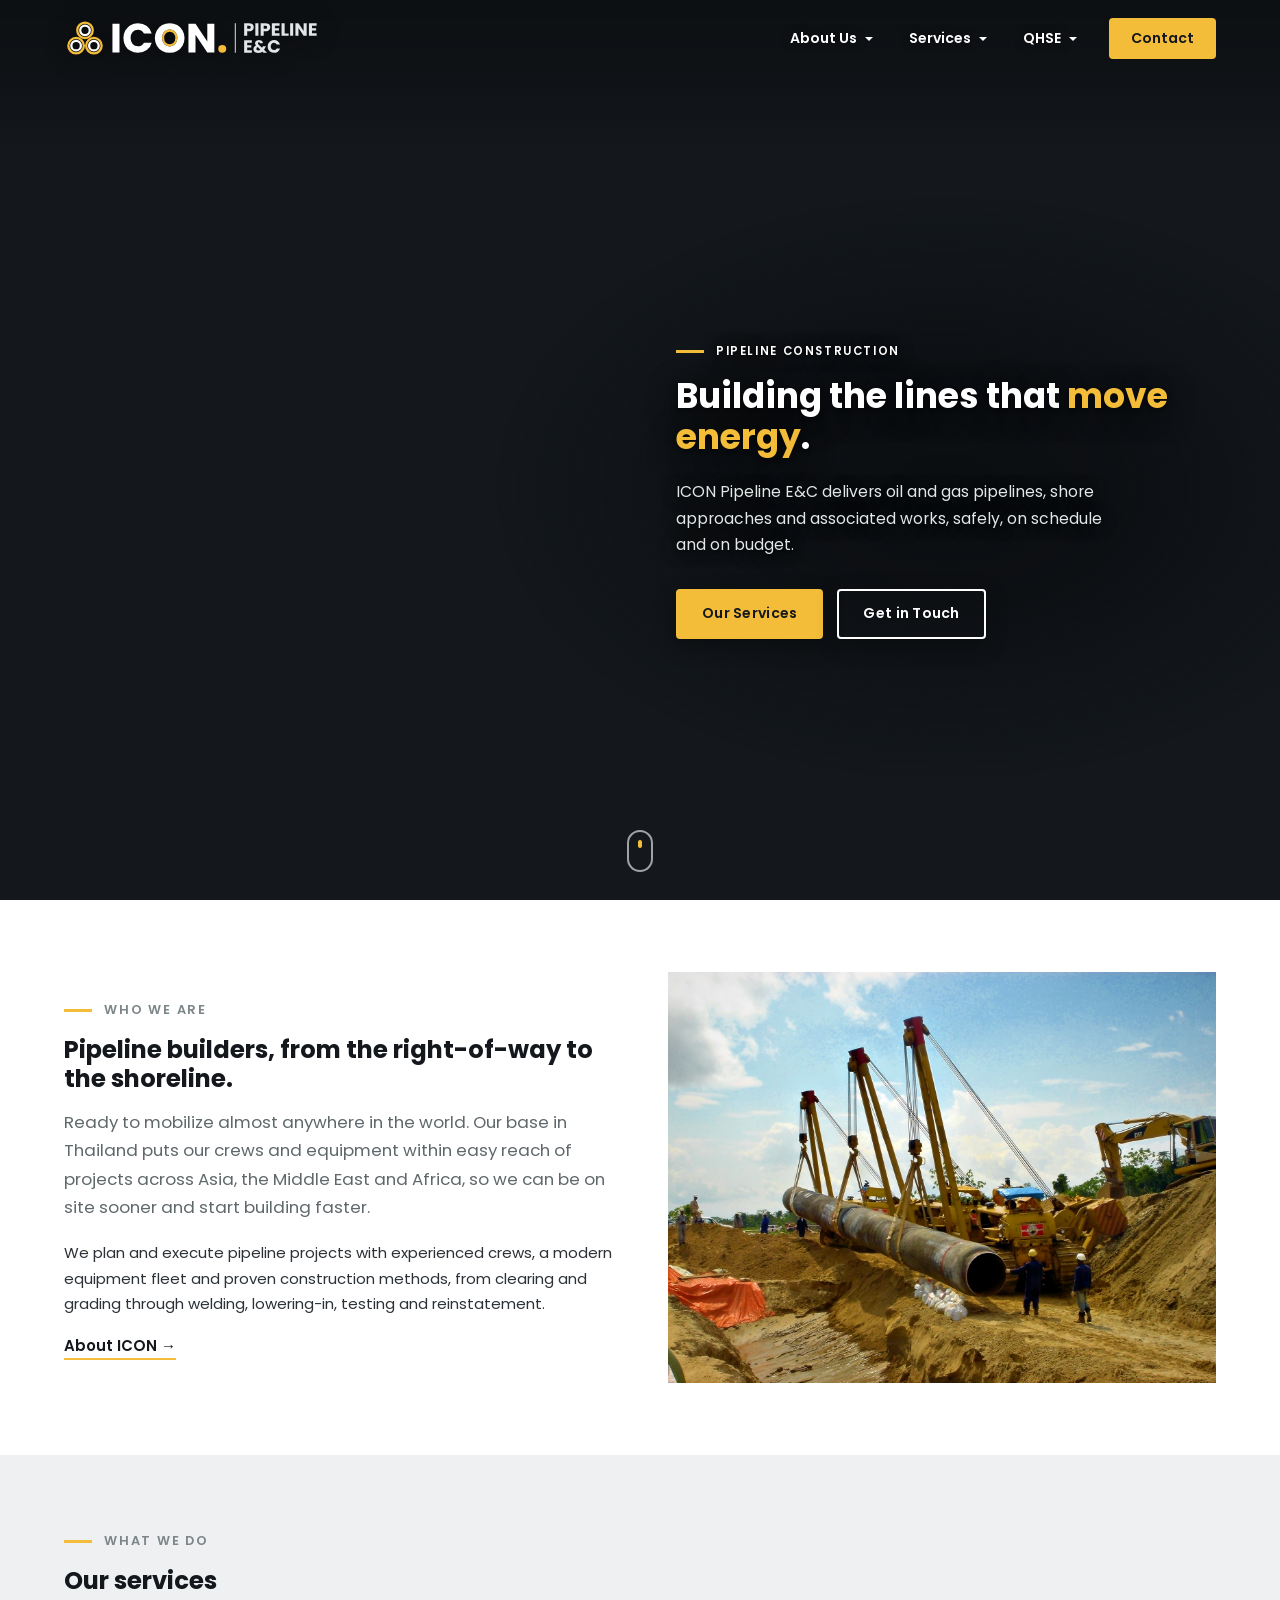
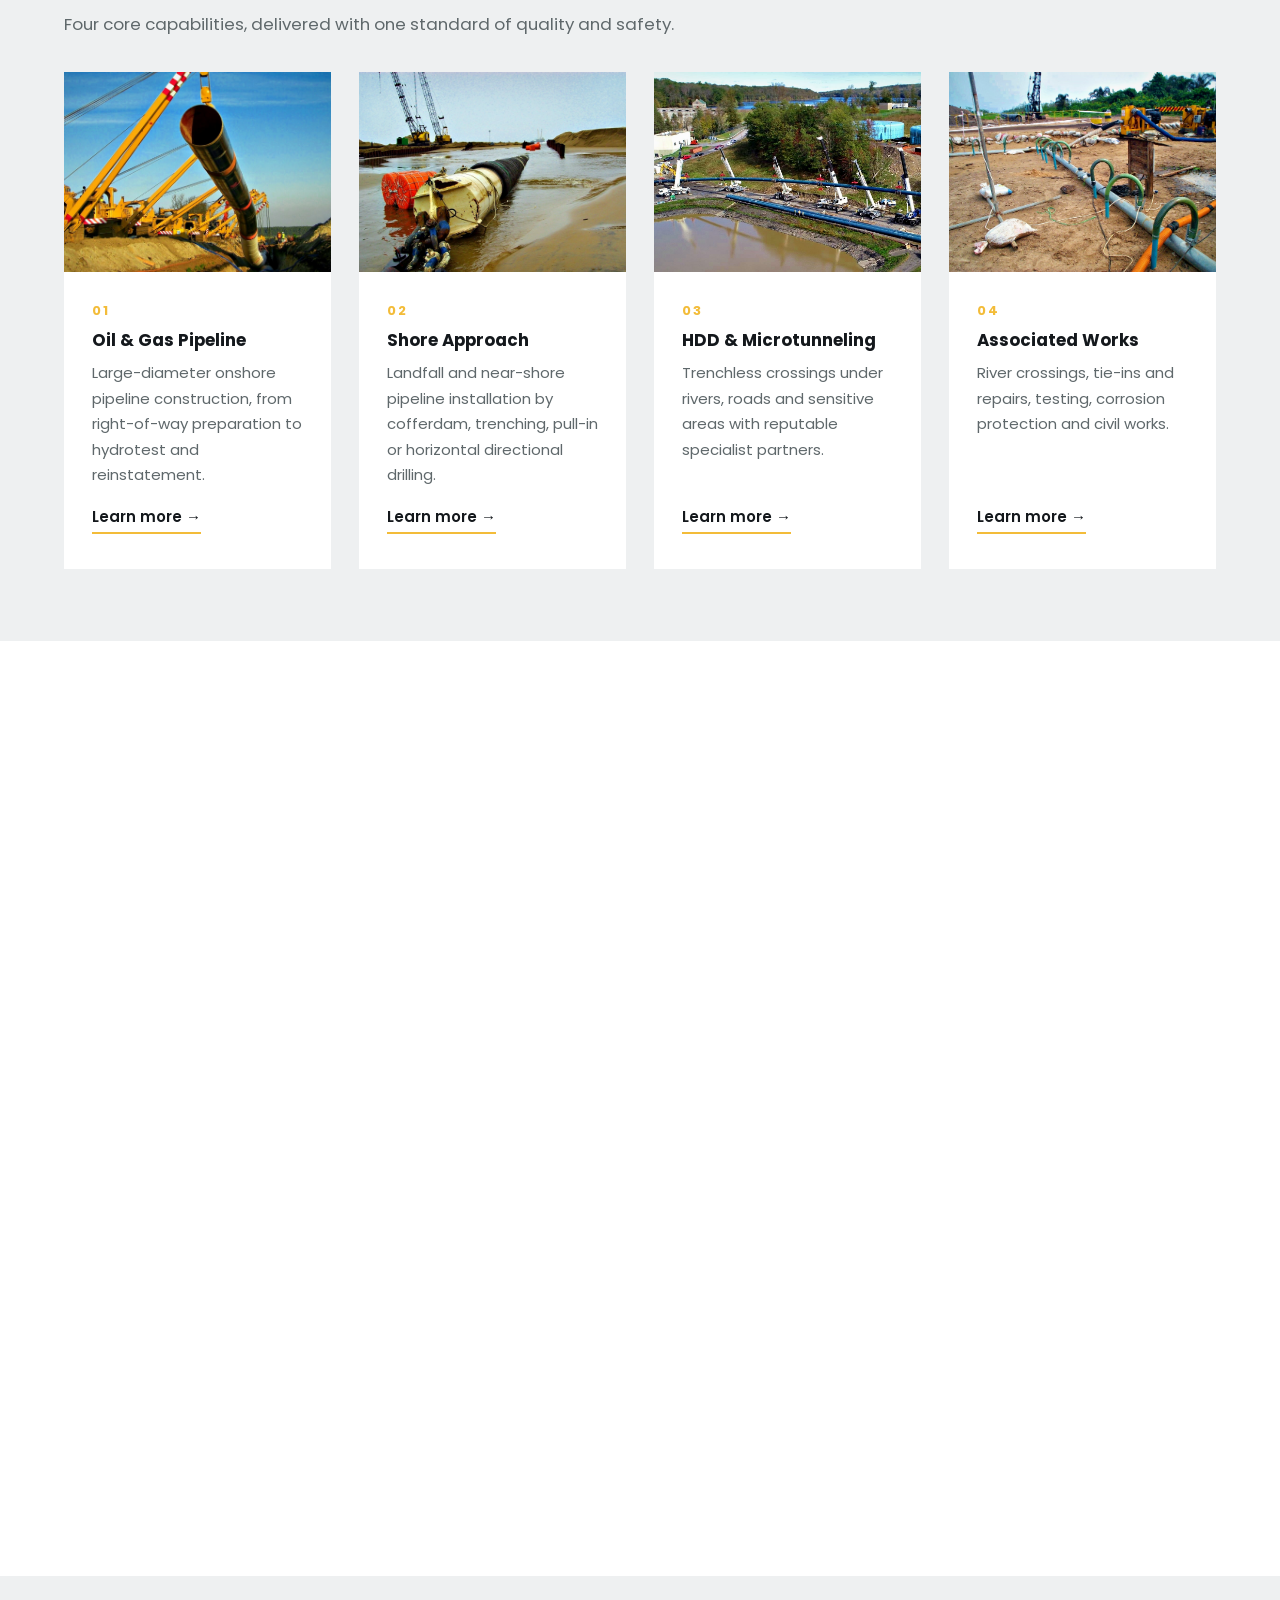
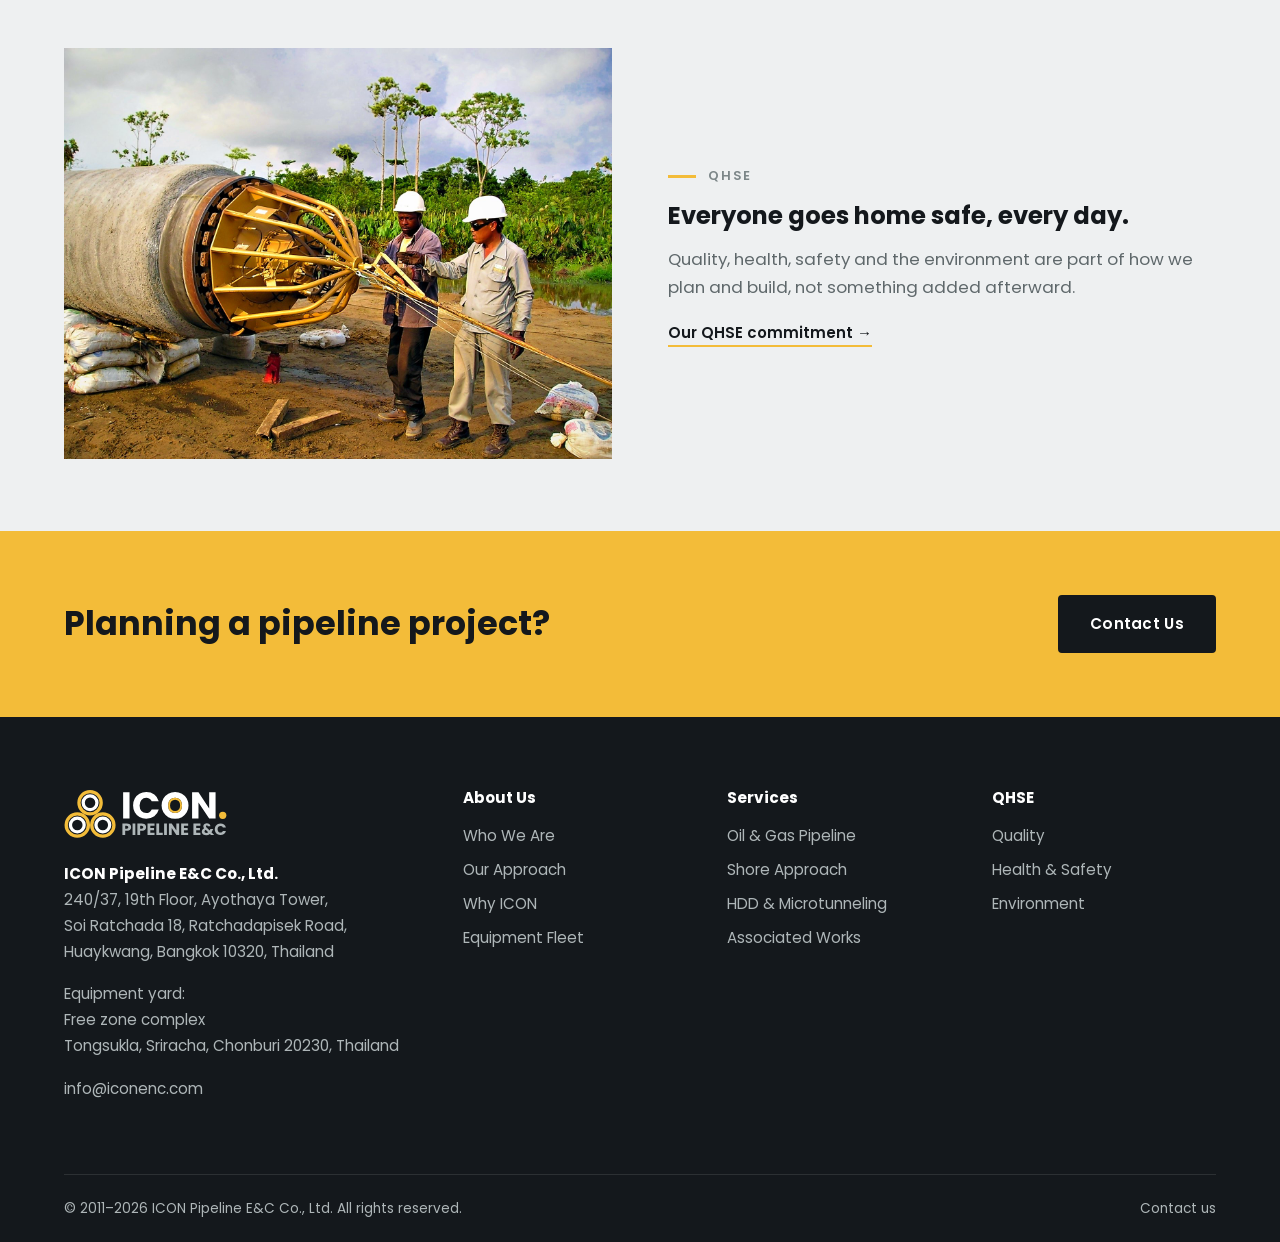
<file: index.html>
<!doctype html>
<html lang="en">
<head>
  <meta charset="utf-8">
  <meta name="viewport" content="width=device-width, initial-scale=1">
  <title>ICON Pipeline E&amp;C | Pipeline Construction</title>
  <meta name="description" content="ICON Pipeline E&C delivers oil and gas pipelines, shore approaches and associated works, safely, on schedule and on budget.">
  <link rel="icon" href="assets/img/favicon.svg" type="image/svg+xml">
  <link rel="preconnect" href="https://fonts.googleapis.com">
  <link rel="preconnect" href="https://fonts.gstatic.com" crossorigin>
  <link href="https://fonts.googleapis.com/css2?family=Poppins:wght@400;500;600;700&display=swap" rel="stylesheet">
  <link rel="stylesheet" href="assets/css/style.css?v=20261024a">
</head>
<body data-page="home">
  <header class="site-header"></header>

  <main>
    <!-- HERO: slideshow. Each slide: photo, start/end pan (--x0/--y0 -> --x1/--y1), delay = (slide no. - 1) x 7s - 1.4s -->
    <section class="hero">
      <div class="hero-slides" aria-hidden="true">
        <div class="slide" style="background-image:url('assets/img/photos/hero/hero-1-sideboom-excavator-trench.jpg');--x0:1%;--y0:0%;--x1:-2%;--y1:1%;animation-delay:-1.4s"></div>
        <div class="slide" style="background-image:url('assets/img/photos/hero/hero-2-sidebooms-lowering.jpg');--x0:-1%;--y0:1%;--x1:2%;--y1:-1%;animation-delay:5.6s"></div>
        <div class="slide" style="background-image:url('assets/img/photos/hero/hero-3-trench-crossing-sideboom.jpg');--x0:0%;--y0:-1%;--x1:-1%;--y1:2%;animation-delay:12.6s"></div>
        <div class="slide" style="background-image:url('assets/img/photos/hero/hero-4-pipeline-row-straight.jpg');--x0:2%;--y0:0%;--x1:-2%;--y1:0%;animation-delay:19.6s"></div>
        <div class="slide" style="background-image:url('assets/img/photos/hero/hero-5-sideboom-pair.jpg');--x0:-1%;--y0:-1%;--x1:1%;--y1:1%;animation-delay:26.6s"></div>
      </div>
      <div class="container">
        <div class="hero-content">
          <span class="eyebrow" style="color:#fff">Pipeline Construction</span>
          <h1>Building the lines that <em>move energy</em>.</h1>
          <p>ICON Pipeline E&amp;C delivers oil and gas pipelines, shore approaches and associated works, safely, on schedule<br class="br-desktop"> and on budget.</p>
          <div class="actions">
            <a class="btn" href="services.html">Our Services</a>
            <a class="btn btn--ghost" href="contact.html">Get in Touch</a>
          </div>
        </div>
      </div>
      <div class="scroll-hint" aria-hidden="true"></div>
    </section>

    <!-- INTRO -->
    <section class="section">
      <div class="container split">
        <div class="reveal">
          <span class="eyebrow">Who We Are</span>
          <h2>Pipeline builders, from the right-of-way to the shoreline.</h2>
          <p class="lead">Ready to mobilize almost anywhere in the world. Our base in Thailand puts our crews and equipment within easy reach of projects across Asia, the Middle East and Africa, so we can be on site sooner and start building faster.</p>
          <p>We plan and execute pipeline projects with experienced crews, a modern equipment fleet and proven construction methods, from clearing and grading through welding, lowering-in, testing and reinstatement.</p>
          <a class="link-arrow" href="about.html">About ICON</a>
        </div>
        <div class="reveal">
          <img class="photo" src="assets/img/photos/sidebooms-lowering.jpg" alt="Sideboom tractors lowering a pipe section into the trench" loading="lazy">
        </div>
      </div>
    </section>

    <!-- SERVICES -->
    <section class="section section--grey">
      <div class="container">
        <div class="section-head reveal">
          <span class="eyebrow">What We Do</span>
          <h2>Our services</h2>
          <p class="lead">Four core capabilities, delivered with one standard of quality and safety.</p>
        </div>
        <div class="grid-4">
          <a class="card reveal" href="service-pipeline.html">
            <img class="photo" src="assets/img/photos/lowering-in-lift.jpg" alt="Pipe string lifted by sidebooms during lowering-in" loading="lazy">
            <div class="body">
              <div class="num">01</div>
              <h3>Oil &amp; Gas Pipeline</h3>
              <p>Large-diameter onshore pipeline construction, from right-of-way preparation to hydrotest and reinstatement.</p>
              <span class="link-arrow">Learn more</span>
            </div>
          </a>
          <a class="card reveal" href="service-shore-approach.html">
            <img class="photo" src="assets/img/photos/shore-pullhead-buoys.jpg" alt="Pull head and buoyancy floats in a shore approach cofferdam" loading="lazy">
            <div class="body">
              <div class="num">02</div>
              <h3>Shore Approach</h3>
              <p>Landfall and near-shore pipeline installation by cofferdam, trenching, pull-in or horizontal directional drilling.</p>
              <span class="link-arrow">Learn more</span>
            </div>
          </a>
          <a class="card reveal" href="service-hdd-microtunneling.html">
            <img class="photo" src="assets/img/photos/hdd-pullback-overbend.jpg" alt="Pipe string held on cranes for HDD pullback" loading="lazy">
            <div class="body">
              <div class="num">03</div>
              <h3>HDD &amp; Microtunneling</h3>
              <p>Trenchless crossings under rivers, roads and sensitive areas with reputable specialist partners.</p>
              <span class="link-arrow">Learn more</span>
            </div>
          </a>
          <a class="card reveal" href="service-associated-works.html">
            <img class="photo" src="assets/img/photos/wellpoint-dewatering.jpg" alt="Wellpoint dewatering system along the trench" loading="lazy">
            <div class="body">
              <div class="num">04</div>
              <h3>Associated Works</h3>
              <p>River crossings, tie-ins and repairs, testing, corrosion protection and civil works.</p>
              <span class="link-arrow">Learn more</span>
            </div>
          </a>
        </div>
      </div>
    </section>

    <!-- OUR WORK: photos with short captions -->
    <section class="section">
      <div class="container">
        <div class="section-head reveal">
          <span class="eyebrow">Our Work</span>
          <h2>In the field</h2>
          <p class="lead">A look at our crews and equipment at work.</p>
        </div>
        <div class="grid-3 gallery">
          <figure class="reveal">
            <img class="photo" src="assets/img/photos/sideboom-pair.jpg" alt="Two sideboom tractors on the right-of-way" loading="lazy">
            <figcaption><h3 class="field-caption">Sideboom Fleet</h3></figcaption>
          </figure>
          <figure class="reveal">
            <img class="photo" src="assets/img/photos/welding-two-welders.jpg?v=2" alt="Two welders on a pipeline joint inside a welding shelter" loading="lazy">
            <figcaption><h3 class="field-caption">Field Welding</h3></figcaption>
          </figure>
          <figure class="reveal">
            <img class="photo" src="assets/img/photos/concrete-coated-string-close.jpg" alt="Concrete-coated pipe string on sandbag supports" loading="lazy">
            <figcaption><h3 class="field-caption">Welded X65 48&quot; Concrete-coated Line Pipe</h3></figcaption>
          </figure>
          <figure class="reveal">
            <img class="photo" src="assets/img/photos/sideboom-excavator-trench.jpg" alt="Sideboom and excavator working at an open trench" loading="lazy">
            <figcaption><h3 class="field-caption">Lowering-in</h3></figcaption>
          </figure>
          <figure class="reveal">
            <img class="photo" src="assets/img/photos/trench-pipe-bridge.jpg" alt="Pipe in a deep trench beneath a temporary bridge" loading="lazy">
            <figcaption><h3 class="field-caption">Crossing</h3></figcaption>
          </figure>
          <figure class="reveal">
            <img class="photo" src="assets/img/photos/shore-cofferdam-pullhead.jpg" alt="Shore approach cofferdam with buoyancy floats and lay barge offshore" loading="lazy">
            <figcaption><h3 class="field-caption">Shore Approach</h3></figcaption>
          </figure>
        </div>
      </div>
    </section>

    <!-- QHSE TEASER -->
    <section class="section section--grey">
      <div class="container split split--reverse">
        <div class="reveal">
          <span class="eyebrow">QHSE</span>
          <h2>Everyone goes home safe, every day.</h2>
          <p class="lead">Quality, health, safety and the environment are part of how we plan and build, not something added afterward.</p>
          <a class="link-arrow" href="qhse.html">Our QHSE commitment</a>
        </div>
        <div class="reveal">
          <img class="photo" src="assets/img/photos/pig-crew.jpg" alt="Crew in full PPE preparing a pipeline pig" loading="lazy">
        </div>
      </div>
    </section>

    <section class="cta-band">
      <div class="container">
        <h2>Planning a pipeline project?</h2>
        <a class="btn" href="contact.html">Contact Us</a>
      </div>
    </section>
  </main>

  <footer class="site-footer"></footer>
  <script src="assets/js/main.js?v=20261024a"></script>
</body>
</html>
</file>
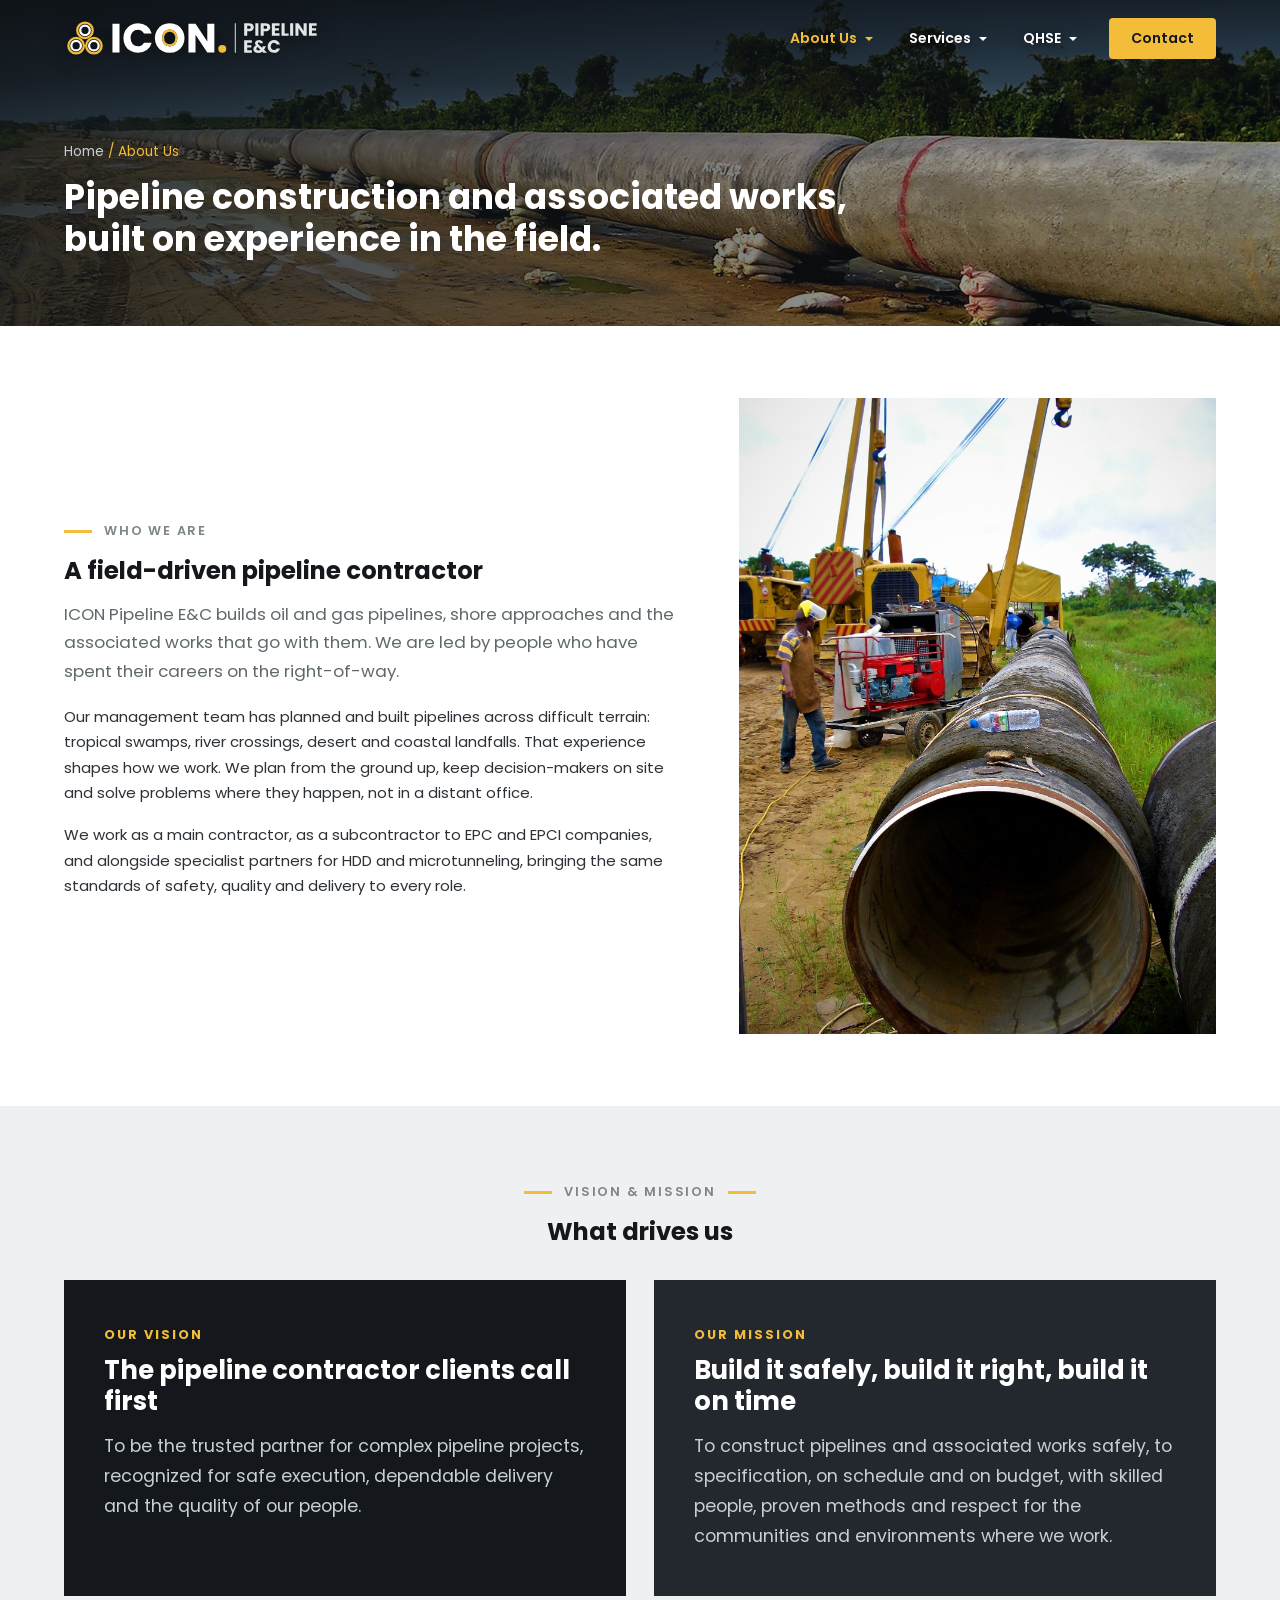
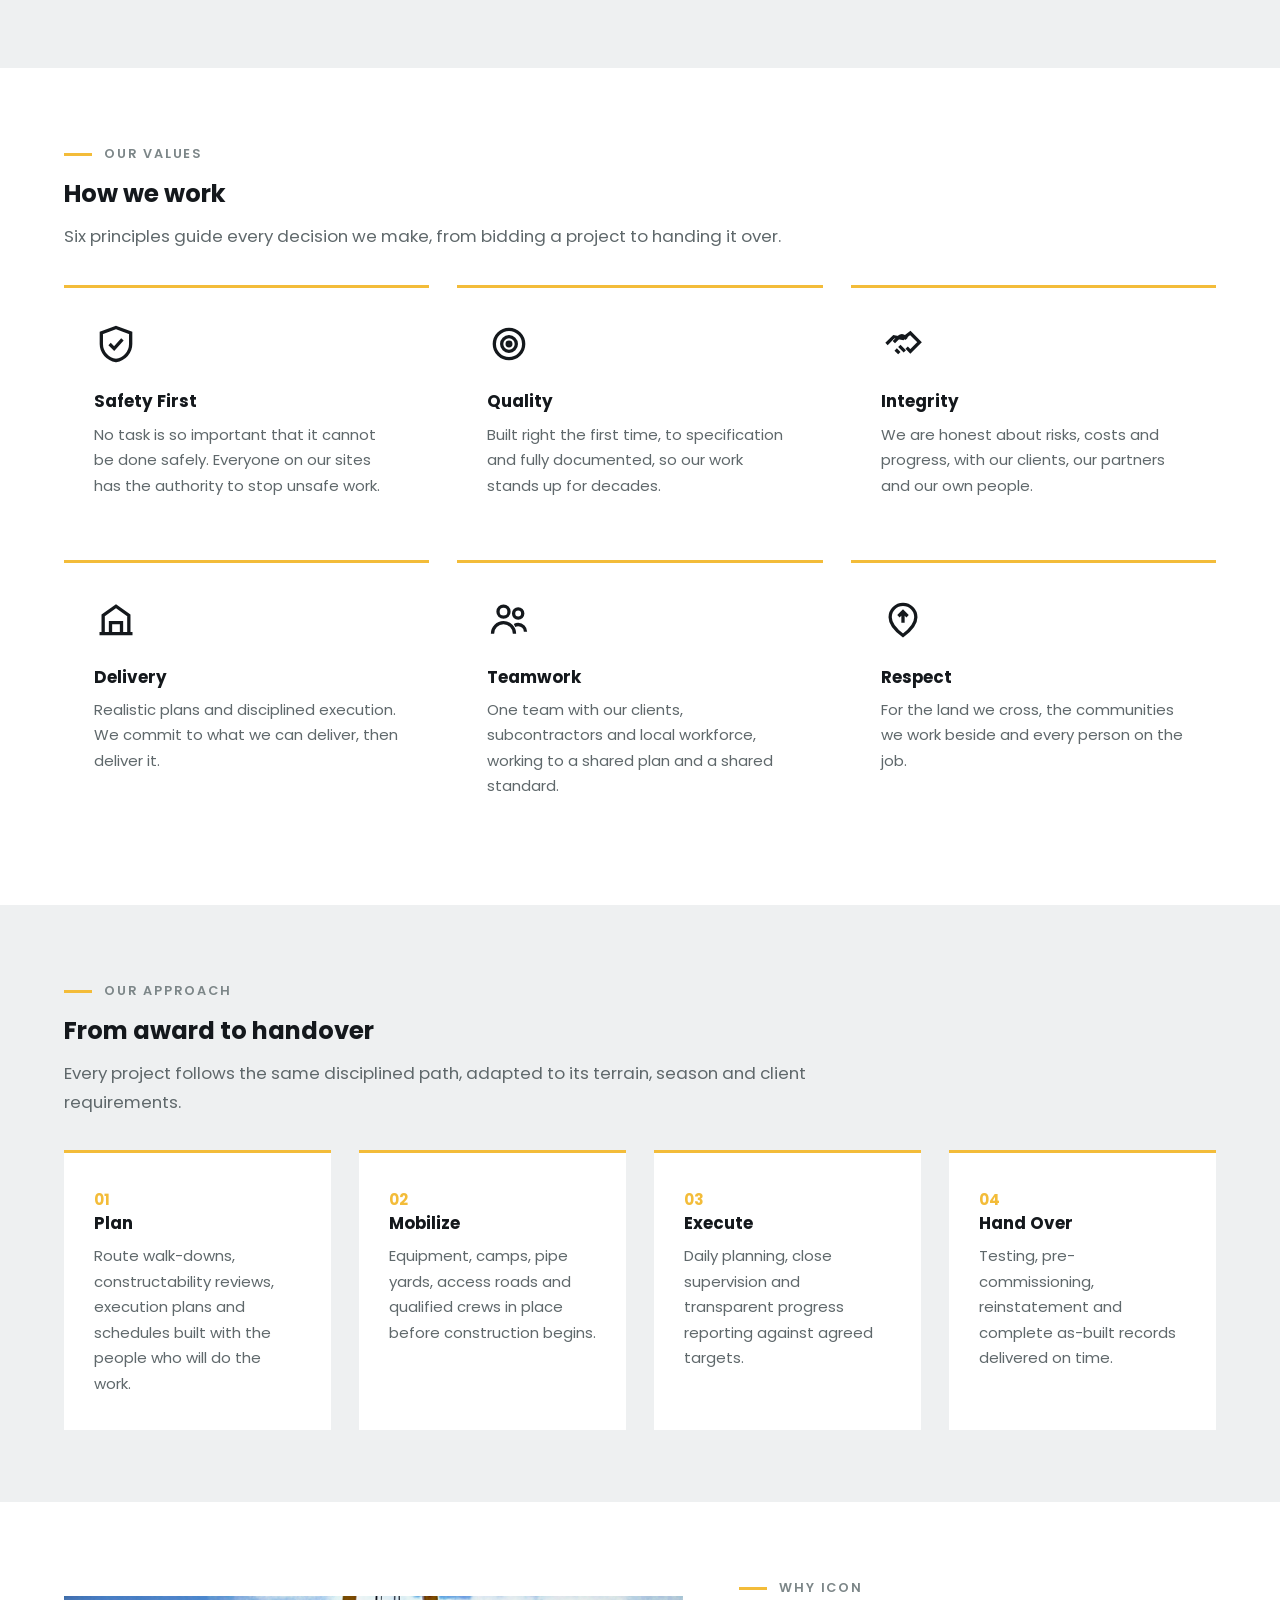
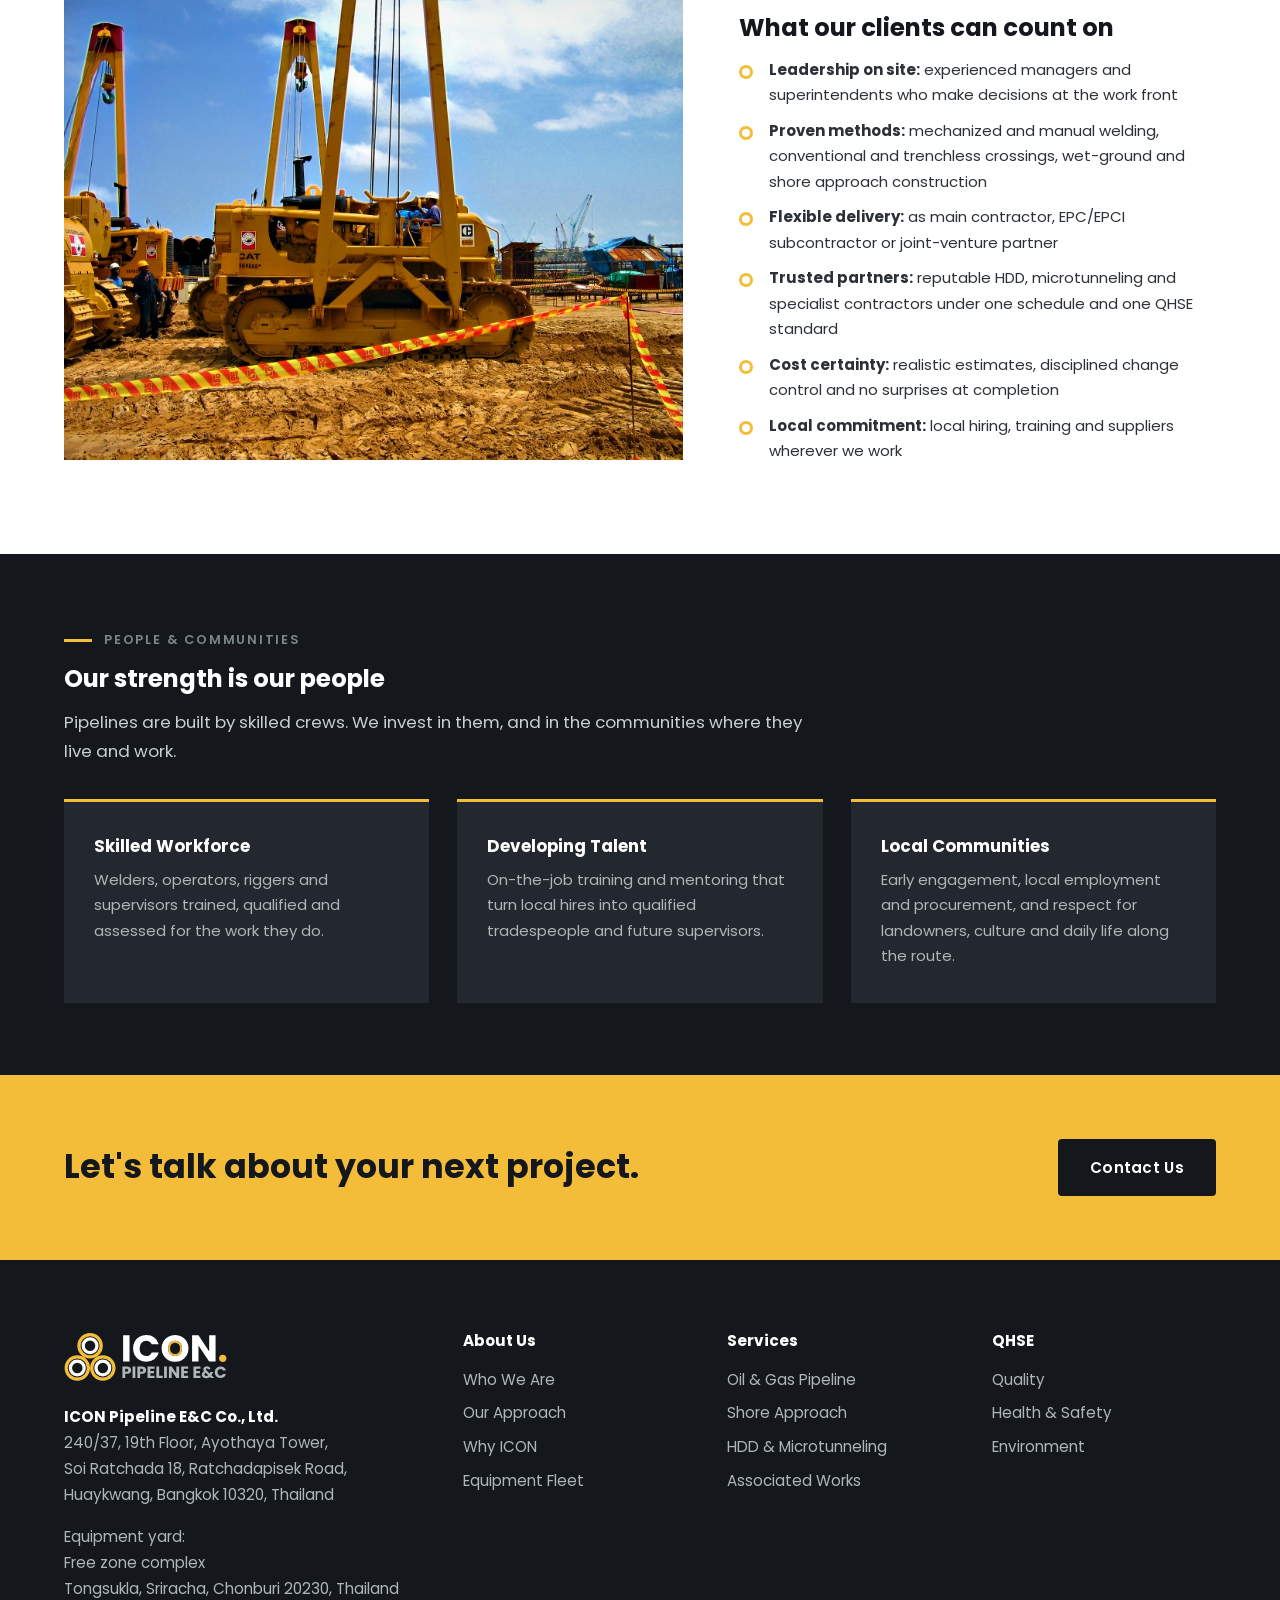
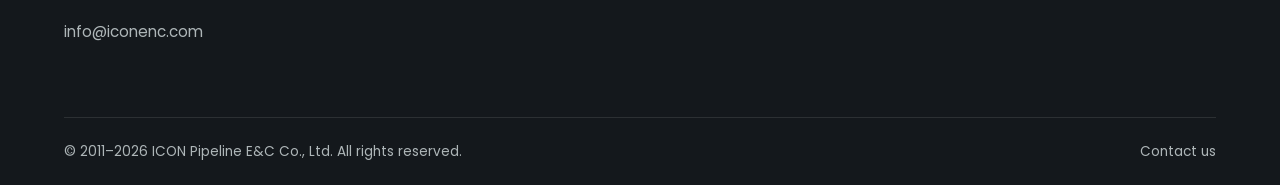
<file: about.html>
<!doctype html>
<html lang="en">
<head>
  <meta charset="utf-8">
  <meta name="viewport" content="width=device-width, initial-scale=1">
  <title>About Us | ICON Pipeline E&amp;C</title>
  <meta name="description" content="Who ICON Pipeline E&C is: a field-driven pipeline contractor. Our vision, mission, values, approach and people.">
  <link rel="icon" href="assets/img/favicon.svg" type="image/svg+xml">
  <link rel="preconnect" href="https://fonts.googleapis.com">
  <link rel="preconnect" href="https://fonts.gstatic.com" crossorigin>
  <link href="https://fonts.googleapis.com/css2?family=Poppins:wght@400;500;600;700&display=swap" rel="stylesheet">
  <link rel="stylesheet" href="assets/css/style.css?v=20261024a">
</head>
<body data-page="about">
  <header class="site-header"></header>

  <main>
    <section class="page-hero">
      <div class="bg" style="background-image:url('assets/img/photos/banner-about.jpg')"></div>
      <div class="container">
        <div class="breadcrumb"><a href="index.html">Home</a> / About Us</div>
        <h1 class="statement">Pipeline construction and associated works, built on experience in the field.</h1>
      </div>
    </section>

    <section class="section" id="who-we-are">
      <div class="container split split--media-sm">
        <div class="reveal">
          <span class="eyebrow">Who We Are</span>
          <h2>A field-driven pipeline contractor</h2>
          <p class="lead">ICON Pipeline E&amp;C builds oil and gas pipelines, shore approaches and the associated works that go with them. We are led by people who have spent their careers on the right-of-way.</p>
          <p>Our management team has planned and built pipelines across difficult terrain: tropical swamps, river crossings, desert and coastal landfalls. That experience shapes how we work. We plan from the ground up, keep decision-makers on site and solve problems where they happen, not in a distant office.</p>
          <p>We work as a main contractor, as a subcontractor to EPC and EPCI companies, and alongside specialist partners for HDD and microtunneling, bringing the same standards of safety, quality and delivery to every role.</p>
        </div>
        <figure class="reveal gallery" style="margin:0">
          <img class="photo photo--tall" src="assets/img/photos/pipe-ends-portrait.jpg" alt="Pipe ends lined up on the right-of-way with sidebooms behind" loading="lazy">
        </figure>
      </div>
    </section>

    <section class="section section--grey" id="vision-mission">
      <div class="container">
        <div class="section-head center reveal">
          <span class="eyebrow">Vision &amp; Mission</span>
          <h2>What drives us</h2>
        </div>
        <div class="split" style="gap:28px;align-items:stretch">
          <div class="vm reveal">
            <span class="tag">Our Vision</span>
            <h3>The pipeline contractor clients call first</h3>
            <p>To be the trusted partner for complex pipeline projects, recognized for safe execution, dependable delivery and the quality of our people.</p>
          </div>
          <div class="vm reveal" style="background:var(--ink-2)">
            <span class="tag">Our Mission</span>
            <h3>Build it safely, build it right, build it on time</h3>
            <p>To construct pipelines and associated works safely, to specification, on schedule and on budget, with skilled people, proven methods and respect for the communities and environments where we work.</p>
          </div>
        </div>
      </div>
    </section>

    <section class="section" id="values">
      <div class="container">
        <div class="section-head reveal">
          <span class="eyebrow">Our Values</span>
          <h2>How we work</h2>
          <p class="lead">Six principles guide every decision we make, from bidding a project to handing it over.</p>
        </div>
        <div class="grid-3">
          <div class="feature reveal">
            <svg class="icon" viewBox="0 0 24 24" fill="none" stroke="currentColor" stroke-width="1.8"><path d="M12 3l8 3v6c0 4.5-3.4 8.3-8 9-4.6-.7-8-4.5-8-9V6l8-3z"/><path d="M8.5 12l2.5 2.5 4.5-5"/></svg>
            <h3>Safety First</h3>
            <p>No task is so important that it cannot be done safely. Everyone on our sites has the authority to stop unsafe work.</p>
          </div>
          <div class="feature reveal">
            <svg class="icon" viewBox="0 0 24 24" fill="none" stroke="currentColor" stroke-width="1.8"><circle cx="12" cy="12" r="8"/><circle cx="12" cy="12" r="4"/><circle cx="12" cy="12" r="1"/></svg>
            <h3>Quality</h3>
            <p>Built right the first time, to specification and fully documented, so our work stands up for decades.</p>
          </div>
          <div class="feature reveal">
            <svg class="icon" viewBox="0 0 24 24" fill="none" stroke="currentColor" stroke-width="1.8"><path d="M7 11l3-3a2 2 0 012.8 0L14 9.2"/><path d="M3 12l4-4 5 1 4-3 5 5-5 5-2-2"/><path d="M8 15l2 2M10 13l3 3"/></svg>
            <h3>Integrity</h3>
            <p>We are honest about risks, costs and progress, with our clients, our partners and our own people.</p>
          </div>
          <div class="feature reveal">
            <svg class="icon" viewBox="0 0 24 24" fill="none" stroke="currentColor" stroke-width="1.8"><path d="M3 20h18"/><path d="M5 20V10l7-5 7 5v10"/><path d="M9 20v-6h6v6"/></svg>
            <h3>Delivery</h3>
            <p>Realistic plans and disciplined execution. We commit to what we can deliver, then deliver it.</p>
          </div>
          <div class="feature reveal">
            <svg class="icon" viewBox="0 0 24 24" fill="none" stroke="currentColor" stroke-width="1.8"><circle cx="9" cy="8" r="3"/><circle cx="17" cy="9" r="2.5"/><path d="M3 20c0-3.3 2.7-6 6-6s6 2.7 6 6"/><path d="M15 15.5c.6-.3 1.3-.5 2-.5 2.2 0 4 1.8 4 4"/></svg>
            <h3>Teamwork</h3>
            <p>One team with our clients, subcontractors and local workforce, working to a shared plan and a shared standard.</p>
          </div>
          <div class="feature reveal">
            <svg class="icon" viewBox="0 0 24 24" fill="none" stroke="currentColor" stroke-width="1.8"><path d="M12 21c-4-3-7-6.5-7-10a7 7 0 0114 0c0 3.5-3 7-7 10z"/><path d="M12 14V8M9.5 10.5L12 8l2.5 2.5"/></svg>
            <h3>Respect</h3>
            <p>For the land we cross, the communities we work beside and every person on the job.</p>
          </div>
        </div>
      </div>
    </section>

    <section class="section section--grey" id="approach">
      <div class="container">
        <div class="section-head reveal">
          <span class="eyebrow">Our Approach</span>
          <h2>From award to handover</h2>
          <p class="lead">Every project follows the same disciplined path, adapted to its terrain, season and client requirements.</p>
        </div>
        <div class="grid-4">
          <div class="feature reveal"><div class="num" style="color:var(--yellow);font-weight:700">01</div><h3>Plan</h3><p>Route walk-downs, constructability reviews, execution plans and schedules built with the people who will do the work.</p></div>
          <div class="feature reveal"><div class="num" style="color:var(--yellow);font-weight:700">02</div><h3>Mobilize</h3><p>Equipment, camps, pipe yards, access roads and qualified crews in place before construction begins.</p></div>
          <div class="feature reveal"><div class="num" style="color:var(--yellow);font-weight:700">03</div><h3>Execute</h3><p>Daily planning, close supervision and transparent progress reporting against agreed targets.</p></div>
          <div class="feature reveal"><div class="num" style="color:var(--yellow);font-weight:700">04</div><h3>Hand Over</h3><p>Testing, pre-commissioning, reinstatement and complete as-built records delivered on time.</p></div>
        </div>
      </div>
    </section>

    <section class="section" id="why-icon">
      <div class="container split split--reverse split--media-sm">
        <div class="reveal">
          <span class="eyebrow">Why ICON</span>
          <h2>What our clients can count on</h2>
          <ul class="check-list">
            <li><b>Leadership on site:</b> experienced managers and superintendents who make decisions at the work front</li>
            <li><b>Proven methods:</b> mechanized and manual welding, conventional and trenchless crossings, wet-ground and shore approach construction</li>
            <li><b>Flexible delivery:</b> as main contractor, EPC/EPCI subcontractor or joint-venture partner</li>
            <li><b>Trusted partners:</b> reputable HDD, microtunneling and specialist contractors under one schedule and one QHSE standard</li>
            <li><b>Cost certainty:</b> realistic estimates, disciplined change control and no surprises at completion</li>
            <li><b>Local commitment:</b> local hiring, training and suppliers wherever we work</li>
          </ul>
        </div>
        <figure class="reveal gallery" style="margin:0">
          <img class="photo" src="assets/img/photos/sidebooms-594H-yard.jpg" alt="Sideboom pipelayers ready for mobilization in the equipment yard" loading="lazy">
        </figure>
      </div>
    </section>

    <section class="section section--dark" id="people">
      <div class="container">
        <div class="section-head reveal">
          <span class="eyebrow">People &amp; Communities</span>
          <h2>Our strength is our people</h2>
          <p class="lead" style="color:#C9CFD1">Pipelines are built by skilled crews. We invest in them, and in the communities where they live and work.</p>
        </div>
        <div class="grid-3">
          <div class="feature reveal"><h3>Skilled Workforce</h3><p>Welders, operators, riggers and supervisors trained, qualified and assessed for the work they do.</p></div>
          <div class="feature reveal"><h3>Developing Talent</h3><p>On-the-job training and mentoring that turn local hires into qualified tradespeople and future supervisors.</p></div>
          <div class="feature reveal"><h3>Local Communities</h3><p>Early engagement, local employment and procurement, and respect for landowners, culture and daily life along the route.</p></div>
        </div>
      </div>
    </section>
    <section class="cta-band">
      <div class="container">
        <h2>Let's talk about your next project.</h2>
        <a class="btn" href="contact.html">Contact Us</a>
      </div>
    </section>
  </main>

  <footer class="site-footer"></footer>
  <script src="assets/js/main.js?v=20261024a"></script>
</body>
</html>
</file>
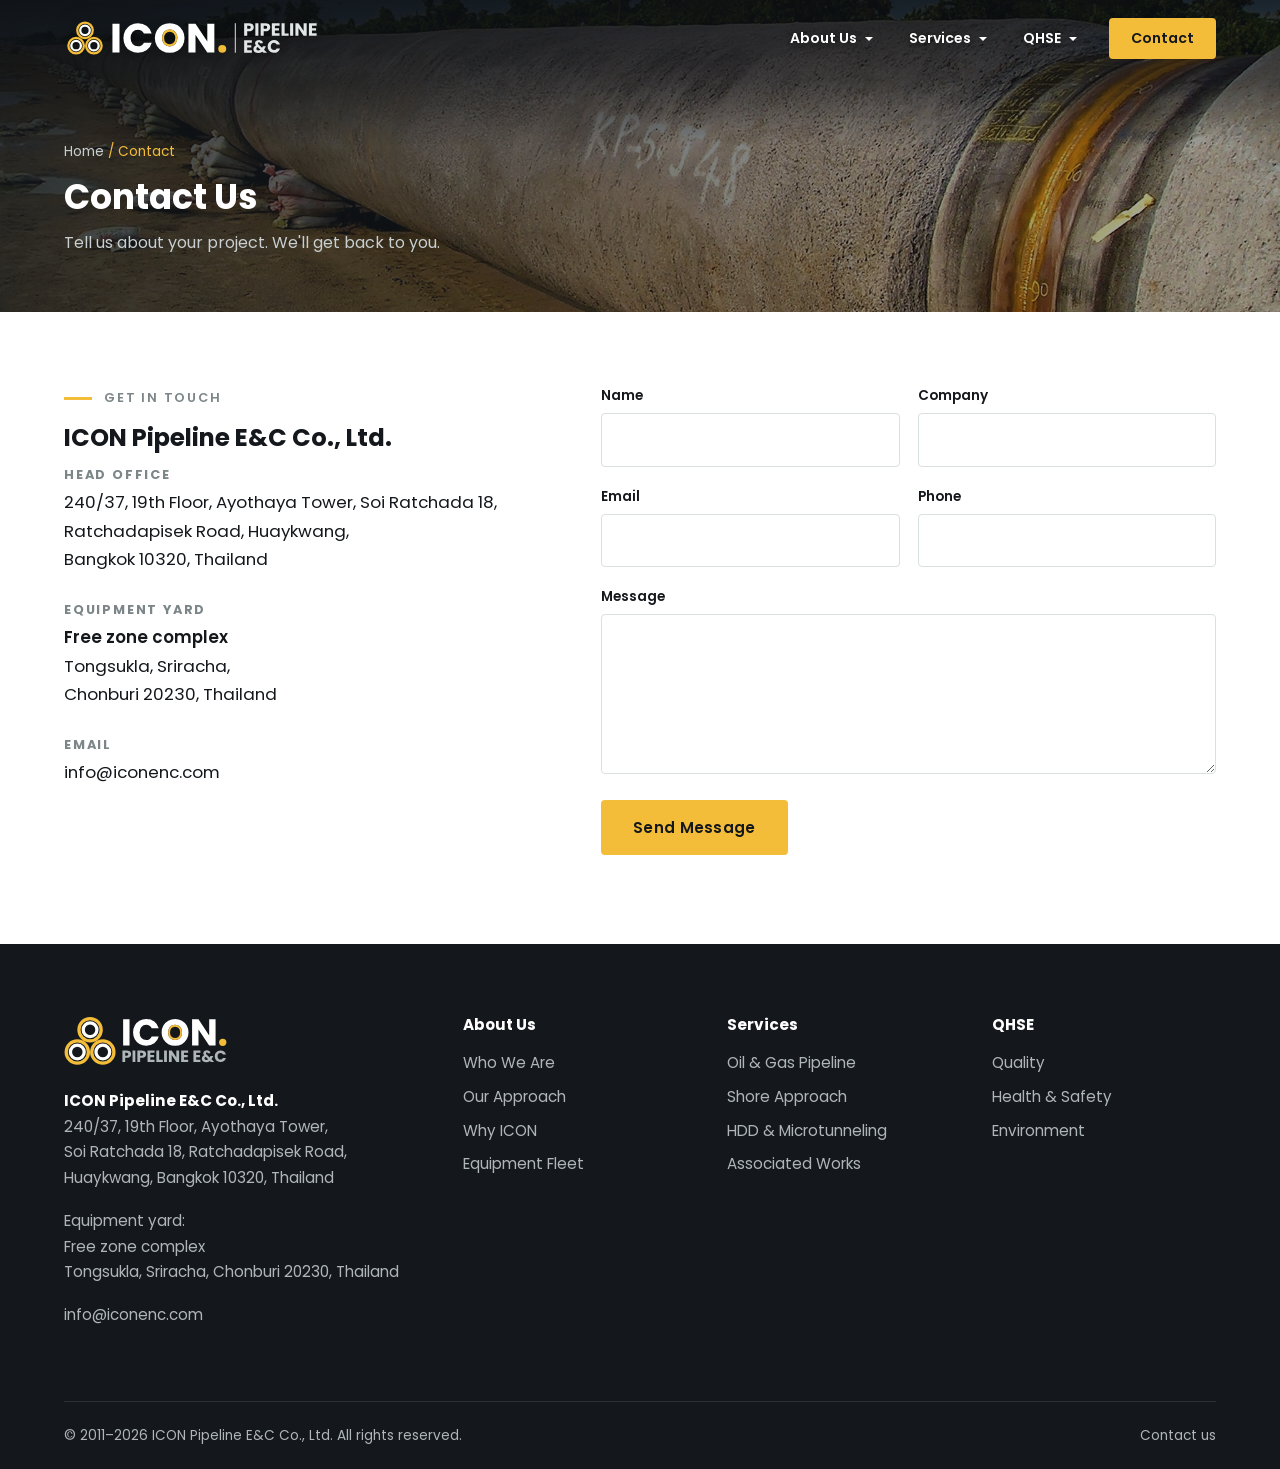
<file: contact.html>
<!doctype html>
<html lang="en">
<head>
  <meta charset="utf-8">
  <meta name="viewport" content="width=device-width, initial-scale=1">
  <title>Contact | ICON Pipeline E&amp;C</title>
  <meta name="description" content="Contact ICON Pipeline E&C.">
  <link rel="icon" href="assets/img/favicon.svg" type="image/svg+xml">
  <link rel="preconnect" href="https://fonts.googleapis.com">
  <link rel="preconnect" href="https://fonts.gstatic.com" crossorigin>
  <link href="https://fonts.googleapis.com/css2?family=Poppins:wght@400;500;600;700&display=swap" rel="stylesheet">
  <link rel="stylesheet" href="assets/css/style.css?v=20261024a">
</head>
<body data-page="contact">
  <header class="site-header"></header>

  <main>
    <section class="page-hero">
      <div class="bg" style="background-image:url('assets/img/photos/banner-contact.jpg')"></div>
      <div class="container">
        <div class="breadcrumb"><a href="index.html">Home</a> / Contact</div>
        <h1>Contact Us</h1>
        <p>Tell us about your project. We'll get back to you.</p>
      </div>
    </section>

    <section class="section">
      <div class="container contact-grid">
        <div class="reveal">
          <span class="eyebrow">Get in Touch</span>
          <h2>ICON Pipeline E&amp;C Co., Ltd.</h2>
          <div class="contact-item"><h3>Head office</h3><p>240/37, 19th Floor, Ayothaya Tower, Soi Ratchada 18,<br>Ratchadapisek Road, Huaykwang,<br>Bangkok 10320, Thailand</p></div>
          <div class="contact-item"><h3>Equipment yard</h3><p><span class="addr-label">Free zone complex</span>Tongsukla, Sriracha,<br>Chonburi 20230, Thailand</p></div>
          <div class="contact-item"><h3>Email</h3><p><a href="mailto:info@iconenc.com">info@iconenc.com</a></p></div>
        </div>
        <div class="reveal">
          <!-- Messages are sent by FormSubmit (formsubmit.co) to info@iconenc.com.
               The first message after going live sends a one-time activation email to info@; click its link once. -->
          <form id="contact-form">
            <input type="text" name="_honey" style="display:none" tabindex="-1" autocomplete="off" aria-hidden="true">
            <div class="row">
              <div><label for="name">Name</label><input id="name" name="name" required></div>
              <div><label for="company">Company</label><input id="company" name="company"></div>
            </div>
            <div class="row">
              <div><label for="email">Email</label><input id="email" name="email" type="email" required></div>
              <div><label for="phone">Phone</label><input id="phone" name="phone"></div>
            </div>
            <label for="message">Message</label>
            <textarea id="message" name="message" required></textarea>
            <button class="btn" type="submit">Send Message</button>
            <p id="form-status" role="status" style="margin-top:14px;font-size:.95rem"></p>
          </form>
        </div>
      </div>
    </section>
  </main>

  <footer class="site-footer"></footer>
  <script src="assets/js/main.js?v=20261024a"></script>
  <script>
    // Sends the form through FormSubmit; falls back to the visitor's email program if that fails.
    const to = "info@iconenc.com";
    document.getElementById("contact-form").addEventListener("submit", async e => {
      e.preventDefault();
      const f = e.target, btn = f.querySelector("button"), status = document.getElementById("form-status");
      if (f._honey.value) return;                                   // filled in by spam bots only
      const data = {
        name: f.name.value, company: f.company.value, email: f.email.value, phone: f.phone.value, message: f.message.value,
        _subject: "Website inquiry from " + f.name.value, _template: "table", _captcha: "false",
      };
      btn.disabled = true; btn.textContent = "Sending…"; status.textContent = ""; status.style.color = "";
      try {
        const r = await fetch(`https://formsubmit.co/ajax/${to}`, {
          method: "POST", headers: { "Content-Type": "application/json", Accept: "application/json" }, body: JSON.stringify(data),
        });
        const d = await r.json();
        if (!r.ok || String(d.success) !== "true") throw new Error(d.message || "Send failed");
        f.reset();
        status.style.color = "#1E7B45";
        status.textContent = "Thank you. Your message has been sent and we'll get back to you soon.";
      } catch (err) {
        const body = `Name: ${data.name}\nCompany: ${data.company}\nEmail: ${data.email}\nPhone: ${data.phone}\n\n${data.message}`;
        status.style.color = "#B3261E";
        status.innerHTML = `Sorry, the message could not be sent. Please email us at <a href="mailto:${to}?subject=${encodeURIComponent(data._subject)}&body=${encodeURIComponent(body)}">${to}</a>.`;
      } finally {
        btn.disabled = false; btn.textContent = "Send Message";
      }
    });
  </script>
</body>
</html>
</file>
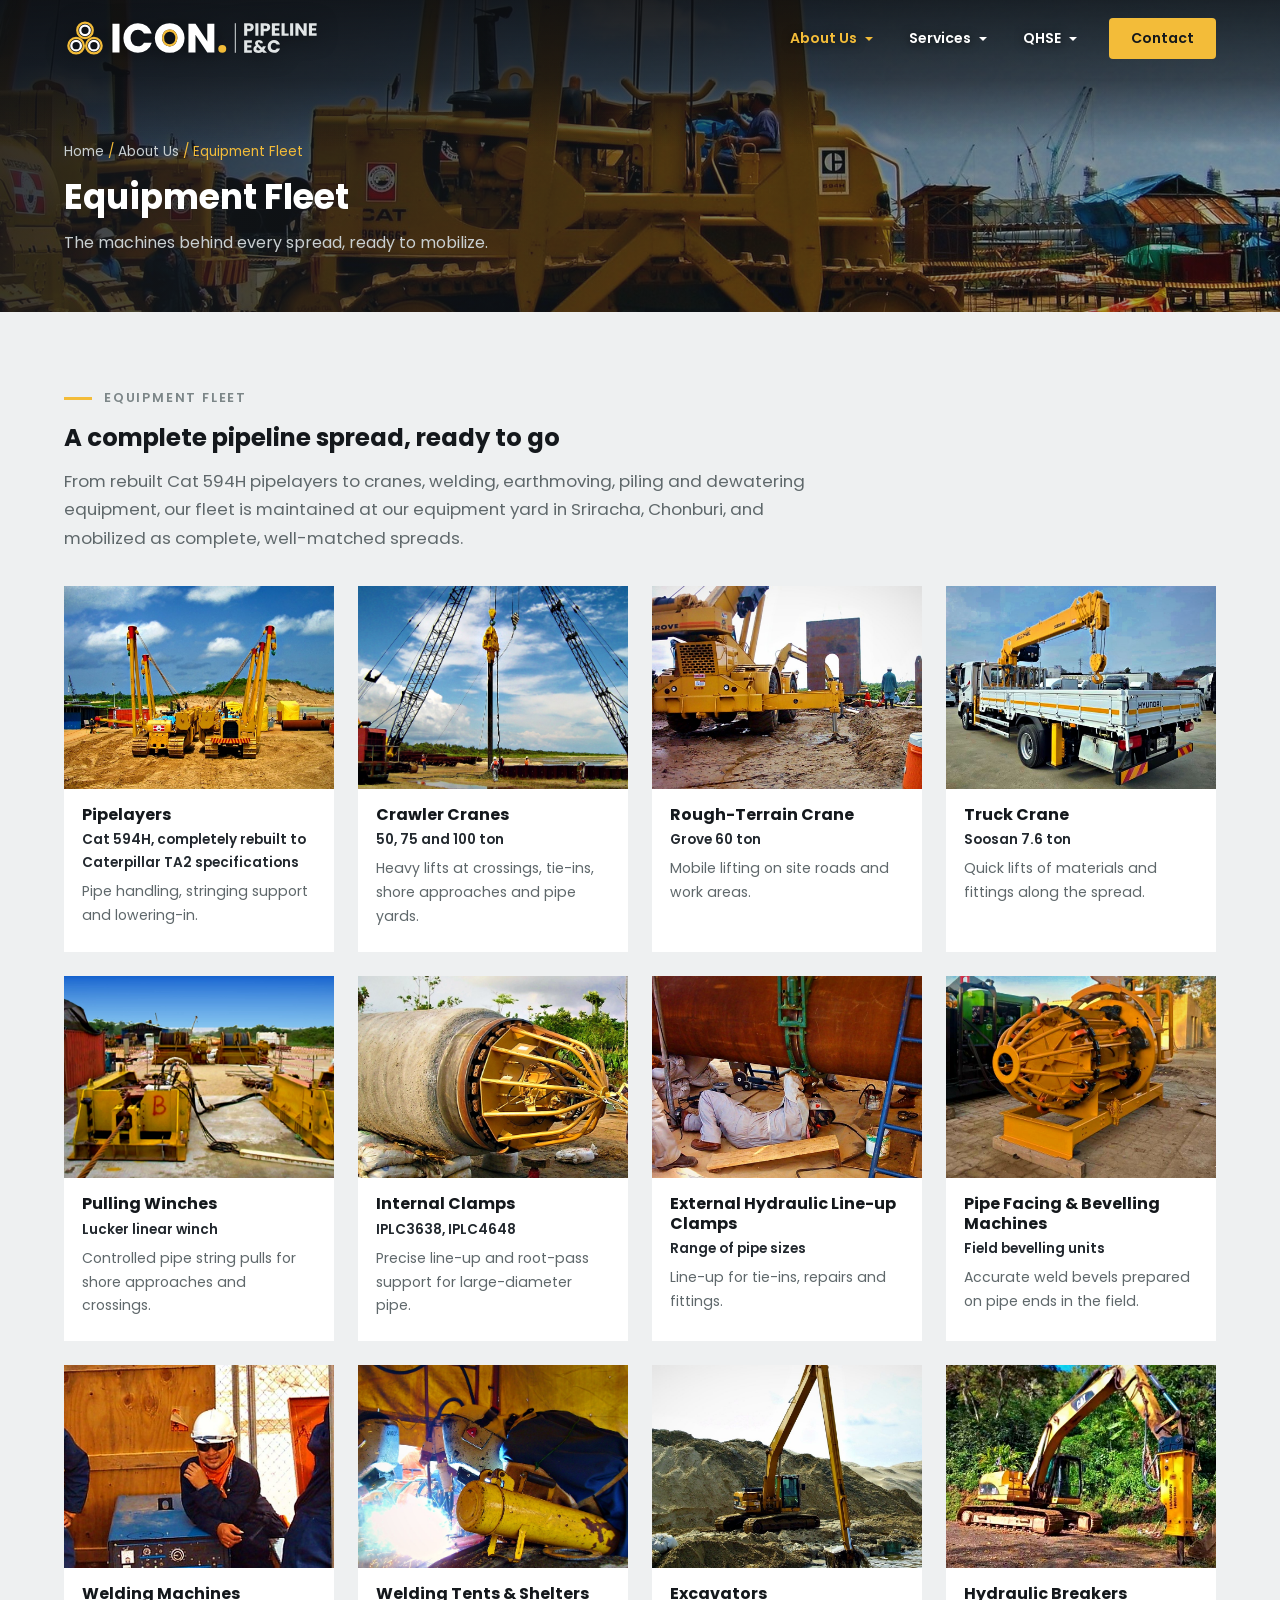
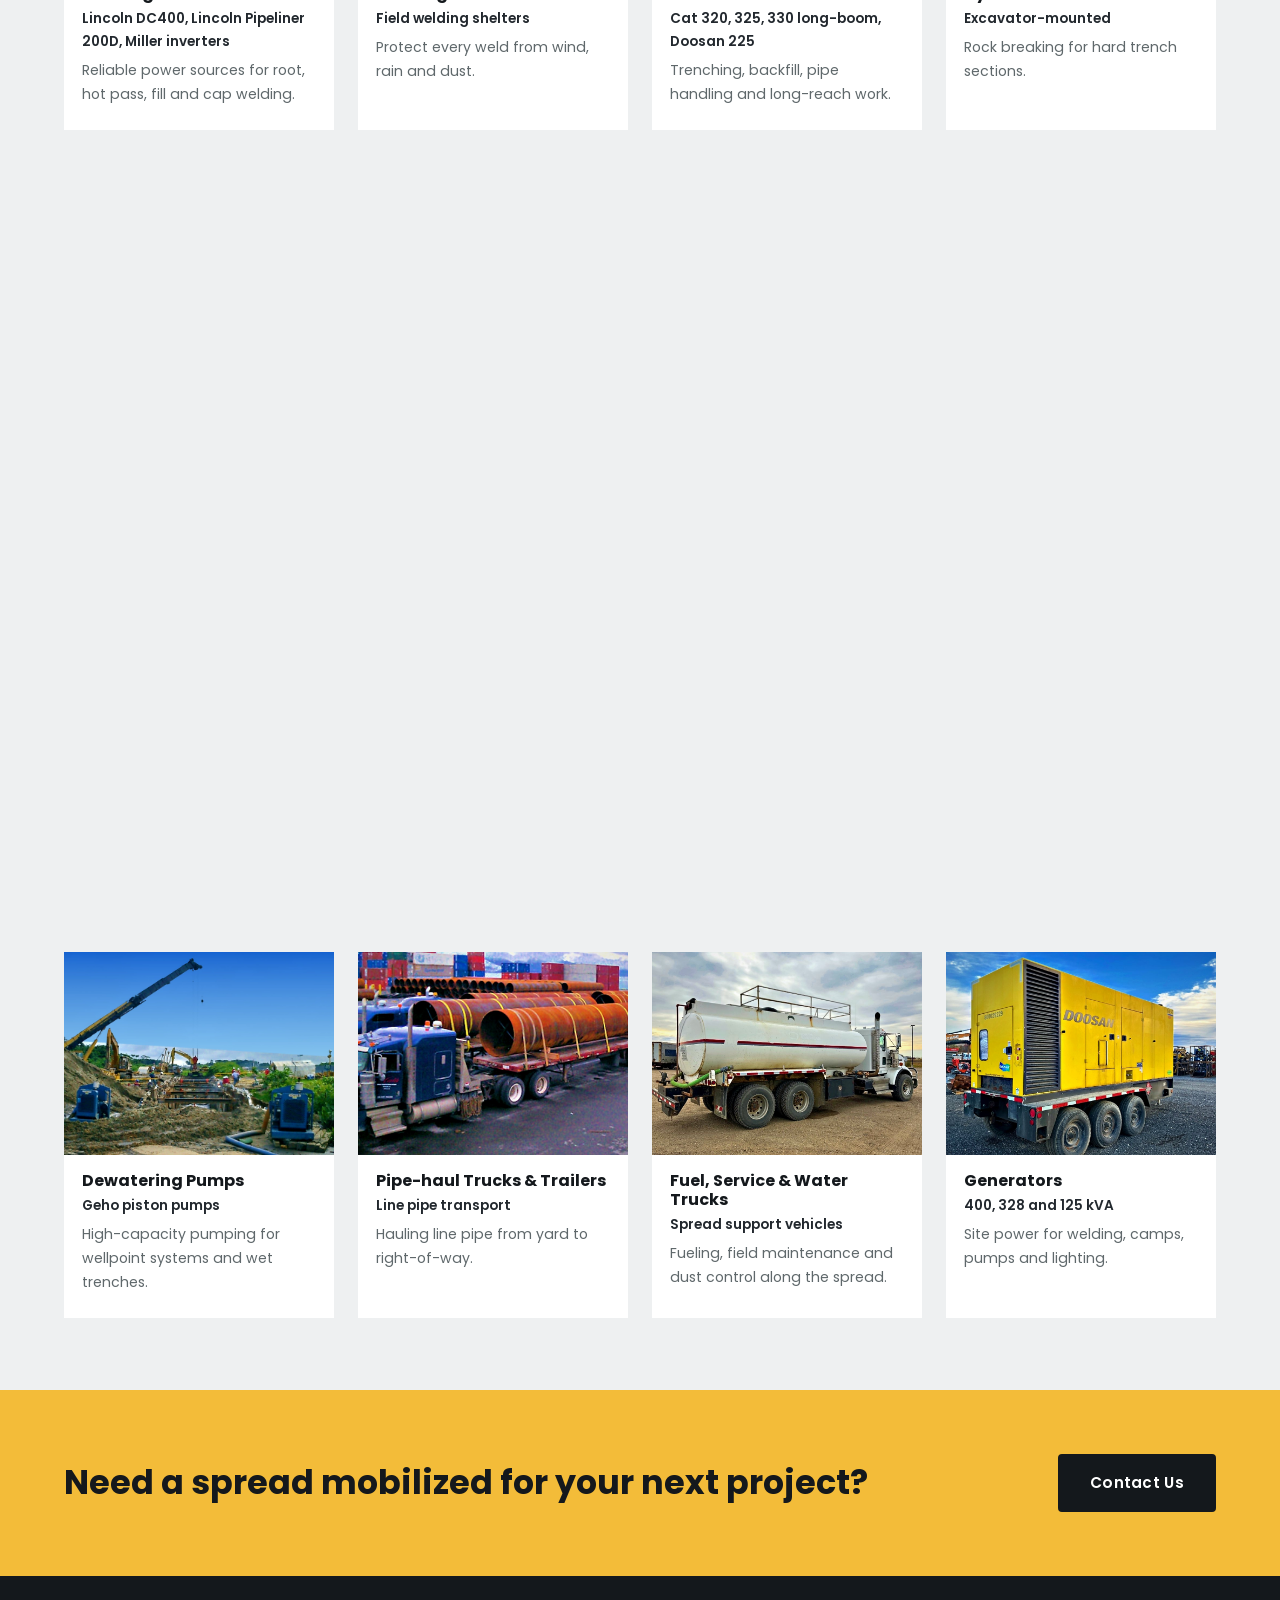
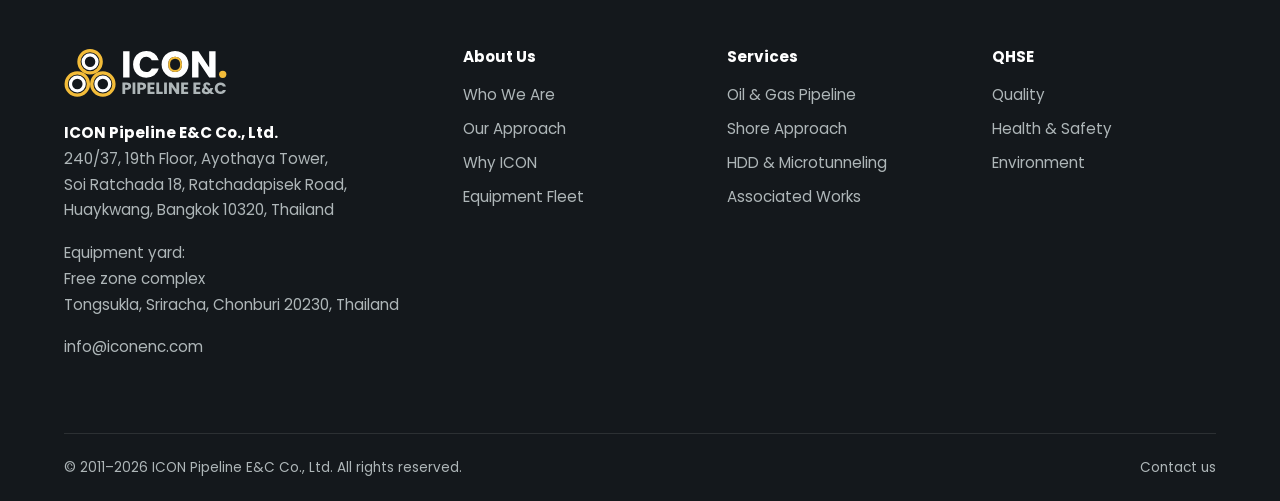
<file: equipment-fleet.html>
<!doctype html>
<html lang="en">
<head>
  <meta charset="utf-8">
  <meta name="viewport" content="width=device-width, initial-scale=1">
  <title>Equipment Fleet | ICON Pipeline E&amp;C</title>
  <meta name="description" content="ICON Pipeline E&C equipment fleet: pipelayers, cranes, welding, earthmoving, piling, dewatering, transport and power equipment.">
  <link rel="icon" href="assets/img/favicon.svg" type="image/svg+xml">
  <link rel="preconnect" href="https://fonts.googleapis.com">
  <link rel="preconnect" href="https://fonts.gstatic.com" crossorigin>
  <link href="https://fonts.googleapis.com/css2?family=Poppins:wght@400;500;600;700&display=swap" rel="stylesheet">
  <link rel="stylesheet" href="assets/css/style.css?v=20261024a">
</head>
<body data-page="about">
  <header class="site-header"></header>

  <main>
    <section class="page-hero">
      <div class="bg" style="background-image:url('assets/img/photos/sidebooms-594H-yard.jpg')"></div>
      <div class="container">
        <div class="breadcrumb"><a href="index.html">Home</a> / <a href="about.html">About Us</a> / Equipment Fleet</div>
        <h1>Equipment Fleet</h1>
        <p>The machines behind every spread, ready to mobilize.</p>
      </div>
    </section>

    <section class="section section--grey fleet">
      <div class="container">
        <div class="section-head reveal">
          <span class="eyebrow">Equipment Fleet</span>
          <h2>A complete pipeline spread, ready to go</h2>
          <p class="lead">From rebuilt Cat 594H pipelayers to cranes, welding, earthmoving, piling and dewatering equipment, our fleet is maintained at our equipment yard in Sriracha, Chonburi, and mobilized as complete, well-matched spreads.</p>
        </div>
        <div class="fleet-grid">
          <div class="fleet-card reveal">
            <img src="assets/img/photos/fleet/pipelayer.jpg" alt="Pipelayers" loading="lazy">
            <div class="body"><h3>Pipelayers</h3><div class="models">Cat 594H, completely rebuilt to Caterpillar TA2 specifications</div><p>Pipe handling, stringing support and lowering-in.</p></div>
          </div>
          <div class="fleet-card reveal">
            <img src="assets/img/photos/shore-cofferdam-cranes.jpg" alt="Crawler Cranes" loading="lazy">
            <div class="body"><h3>Crawler Cranes</h3><div class="models">50, 75 and 100 ton</div><p>Heavy lifts at crossings, tie-ins, shore approaches and pipe yards.</p></div>
          </div>
          <div class="fleet-card reveal">
            <img src="assets/img/photos/fleet/rt-crane.jpg" alt="Rough-Terrain Crane" loading="lazy">
            <div class="body"><h3>Rough-Terrain Crane</h3><div class="models">Grove 60 ton</div><p>Mobile lifting on site roads and work areas.</p></div>
          </div>
          <div class="fleet-card reveal">
            <img src="assets/img/photos/fleet/truck-crane.jpg" alt="Truck Crane" loading="lazy">
            <div class="body"><h3>Truck Crane</h3><div class="models">Soosan 7.6 ton</div><p>Quick lifts of materials and fittings along the spread.</p></div>
          </div>
          <div class="fleet-card reveal">
            <img src="assets/img/photos/shore-linear-winch.jpg" alt="Pulling Winches" loading="lazy">
            <div class="body"><h3>Pulling Winches</h3><div class="models">Lucker linear winch</div><p>Controlled pipe string pulls for shore approaches and crossings.</p></div>
          </div>
          <div class="fleet-card reveal">
            <img src="assets/img/photos/internal-clamp-iplc.jpg" alt="Internal Clamps" loading="lazy">
            <div class="body"><h3>Internal Clamps</h3><div class="models">IPLC3638, IPLC4648</div><p>Precise line-up and root-pass support for large-diameter pipe.</p></div>
          </div>
          <div class="fleet-card reveal">
            <img src="assets/img/photos/fleet/external-clamp.jpg" alt="External Hydraulic Line-up Clamps" loading="lazy">
            <div class="body"><h3>External Hydraulic Line-up Clamps</h3><div class="models">Range of pipe sizes</div><p>Line-up for tie-ins, repairs and fittings.</p></div>
          </div>
          <div class="fleet-card reveal">
            <img src="assets/img/photos/fleet/facing-machine.jpg" alt="Pipe Facing &amp; Bevelling Machines" loading="lazy">
            <div class="body"><h3>Pipe Facing &amp; Bevelling Machines</h3><div class="models">Field bevelling units</div><p>Accurate weld bevels prepared on pipe ends in the field.</p></div>
          </div>
          <div class="fleet-card reveal">
            <img src="assets/img/photos/fleet/welding-machine.jpg" alt="Welding Machines" loading="lazy">
            <div class="body"><h3>Welding Machines</h3><div class="models">Lincoln DC400, Lincoln Pipeliner 200D, Miller inverters</div><p>Reliable power sources for root, hot pass, fill and cap welding.</p></div>
          </div>
          <div class="fleet-card reveal">
            <img src="assets/img/photos/welding-arc-tent.jpg" alt="Welding Tents &amp; Shelters" loading="lazy">
            <div class="body"><h3>Welding Tents &amp; Shelters</h3><div class="models">Field welding shelters</div><p>Protect every weld from wind, rain and dust.</p></div>
          </div>
          <div class="fleet-card reveal">
            <img src="assets/img/photos/fleet/excavator.jpg" alt="Excavators" loading="lazy">
            <div class="body"><h3>Excavators</h3><div class="models">Cat 320, 325, 330 long-boom, Doosan 225</div><p>Trenching, backfill, pipe handling and long-reach work.</p></div>
          </div>
          <div class="fleet-card reveal">
            <img src="assets/img/photos/fleet/hydraulic-breaker.jpg" alt="Hydraulic Breakers" loading="lazy">
            <div class="body"><h3>Hydraulic Breakers</h3><div class="models">Excavator-mounted</div><p>Rock breaking for hard trench sections.</p></div>
          </div>
          <div class="fleet-card reveal">
            <img src="assets/img/photos/fleet/dozer.jpg" alt="Dozers" loading="lazy">
            <div class="body"><h3>Dozers</h3><div class="models">Cat D6, D7, D8</div><p>Right-of-way clearing, grading and backfill.</p></div>
          </div>
          <div class="fleet-card reveal">
            <img src="assets/img/photos/fleet/wheel-loader.jpg" alt="Wheel Loaders" loading="lazy">
            <div class="body"><h3>Wheel Loaders</h3><div class="models">Cat 950, 966; Hyundai HL770</div><p>Material handling and loading at site and yard.</p></div>
          </div>
          <div class="fleet-card reveal">
            <img src="assets/img/photos/fleet/backhoe-loader.jpg" alt="Backhoe Loader" loading="lazy">
            <div class="body"><h3>Backhoe Loader</h3><div class="models">Cat 420</div><p>Versatile digging and loading for smaller works.</p></div>
          </div>
          <div class="fleet-card reveal">
            <img src="assets/img/photos/fleet/motor-grader.jpg" alt="Motor Grader" loading="lazy">
            <div class="body"><h3>Motor Grader</h3><div class="models">Cat 12G</div><p>Right-of-way and access road grading.</p></div>
          </div>
          <div class="fleet-card reveal">
            <img src="assets/img/photos/fleet/dump-truck.jpg" alt="Dump Trucks" loading="lazy">
            <div class="body"><h3>Dump Trucks</h3><div class="models">15 and 25.5 ton</div><p>Hauling spoil, sand and aggregate.</p></div>
          </div>
          <div class="fleet-card reveal">
            <img src="assets/img/photos/fleet/vibro-hammer.jpg" alt="Vibro Hammers &amp; Silent Piler" loading="lazy">
            <div class="body"><h3>Vibro Hammers &amp; Silent Piler</h3><div class="models">ICE 44-50; Giken Silent Piler</div><p>Sheet piling for cofferdams and trench support, including low-noise, low-vibration press-in piling.</p></div>
          </div>
          <div class="fleet-card reveal">
            <img src="assets/img/photos/fleet/excavator-vibro.jpg" alt="Excavator-mounted Vibro Hammer" loading="lazy">
            <div class="body"><h3>Excavator-mounted Vibro Hammer</h3><div class="models">Excavator attachment</div><p>Fast, mobile sheet-pile driving.</p></div>
          </div>
          <div class="fleet-card reveal">
            <img src="assets/img/photos/wellpoint-dewatering.jpg" alt="Wellpoint Equipment" loading="lazy">
            <div class="body"><h3>Wellpoint Equipment</h3><div class="models">Complete wellpoint systems</div><p>Lowers groundwater for dry, stable trenches.</p></div>
          </div>
          <div class="fleet-card reveal">
            <img src="assets/img/photos/trench-pumps-crane.jpg" alt="Dewatering Pumps" loading="lazy">
            <div class="body"><h3>Dewatering Pumps</h3><div class="models">Geho piston pumps</div><p>High-capacity pumping for wellpoint systems and wet trenches.</p></div>
          </div>
          <div class="fleet-card reveal">
            <img src="assets/img/photos/fleet/pipe-haul.jpg" alt="Pipe-haul Trucks &amp; Trailers" loading="lazy">
            <div class="body"><h3>Pipe-haul Trucks &amp; Trailers</h3><div class="models">Line pipe transport</div><p>Hauling line pipe from yard to right-of-way.</p></div>
          </div>
          <div class="fleet-card reveal">
            <img src="assets/img/photos/fleet/service-truck.jpg" alt="Fuel, Service &amp; Water Trucks" loading="lazy">
            <div class="body"><h3>Fuel, Service &amp; Water Trucks</h3><div class="models">Spread support vehicles</div><p>Fueling, field maintenance and dust control along the spread.</p></div>
          </div>
          <div class="fleet-card reveal">
            <img src="assets/img/photos/fleet/generator.jpg" alt="Generators" loading="lazy">
            <div class="body"><h3>Generators</h3><div class="models">400, 328 and 125 kVA</div><p>Site power for welding, camps, pumps and lighting.</p></div>
          </div>
        </div>
      </div>
    </section>

    <section class="cta-band">
      <div class="container">
        <h2>Need a spread mobilized for your next project?</h2>
        <a class="btn" href="contact.html">Contact Us</a>
      </div>
    </section>
  </main>

  <footer class="site-footer"></footer>
  <script src="assets/js/main.js?v=20261024a"></script>
</body>
</html>
</file>
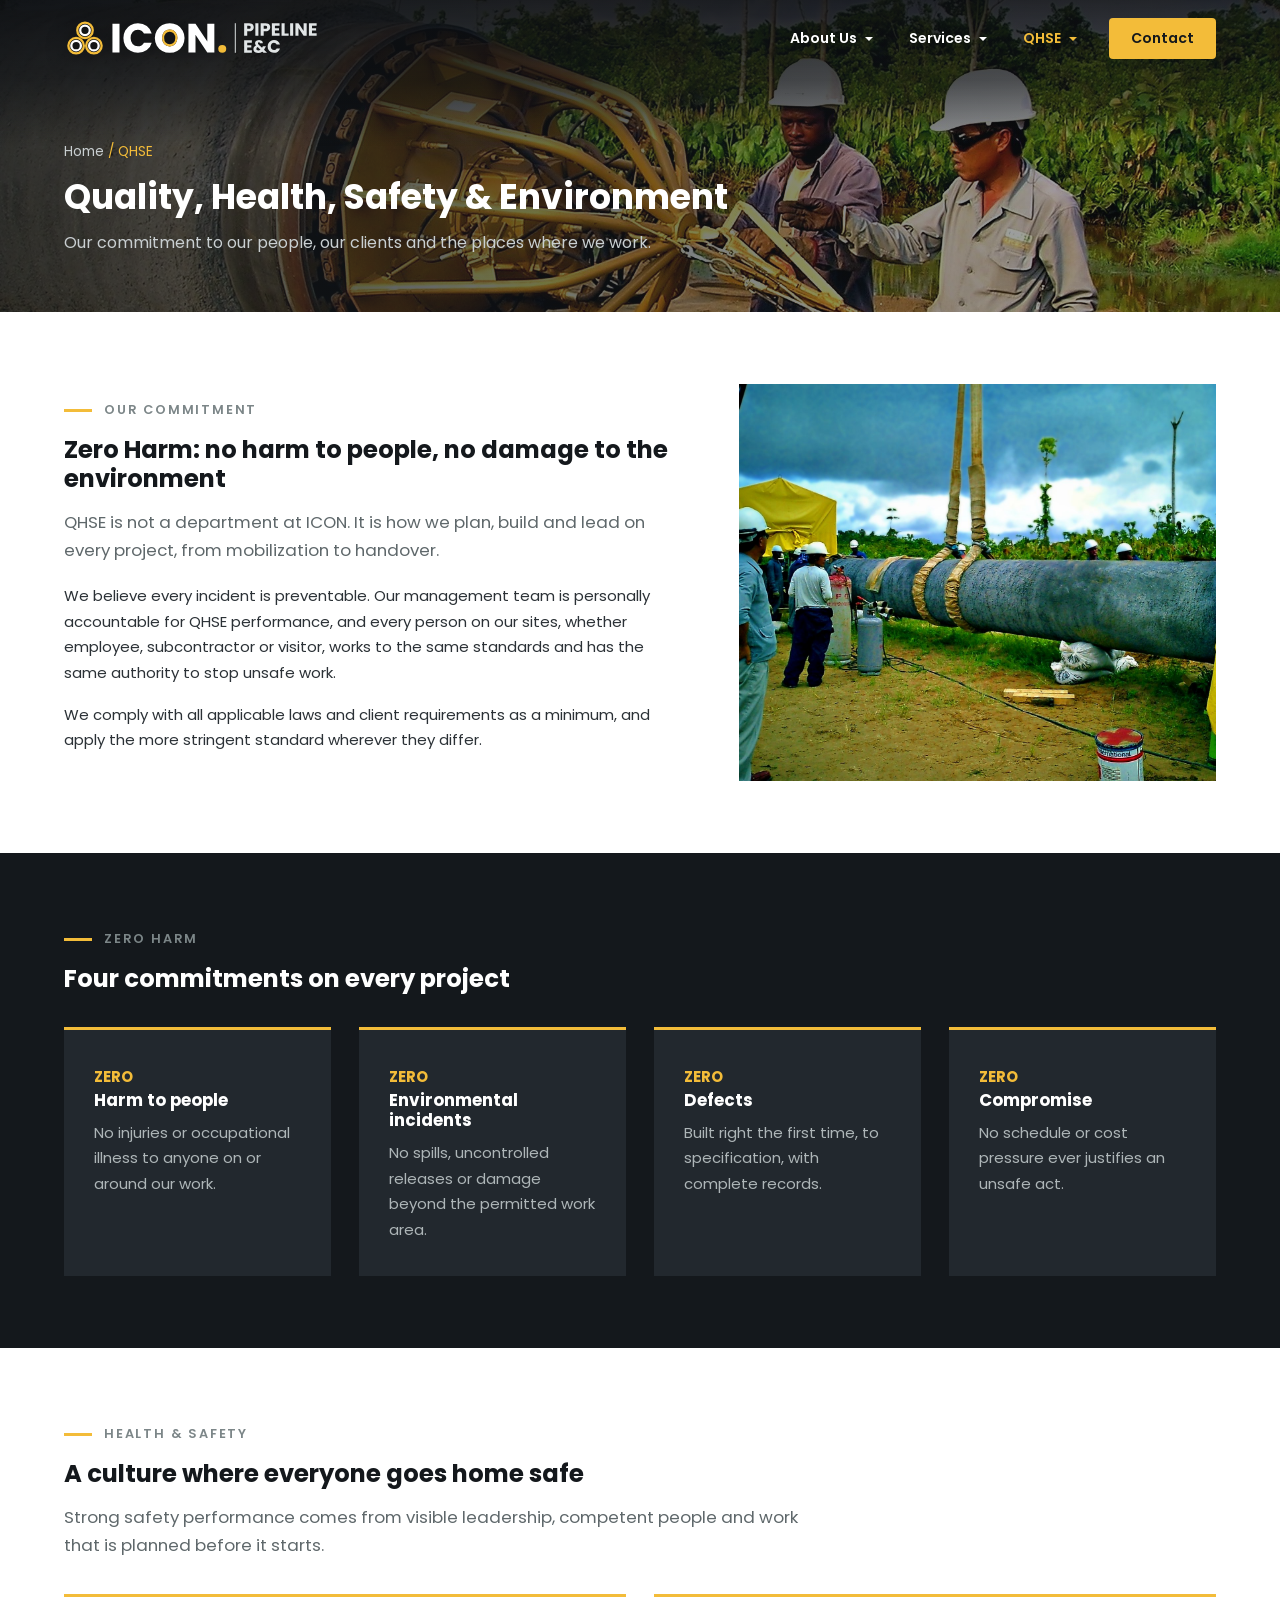
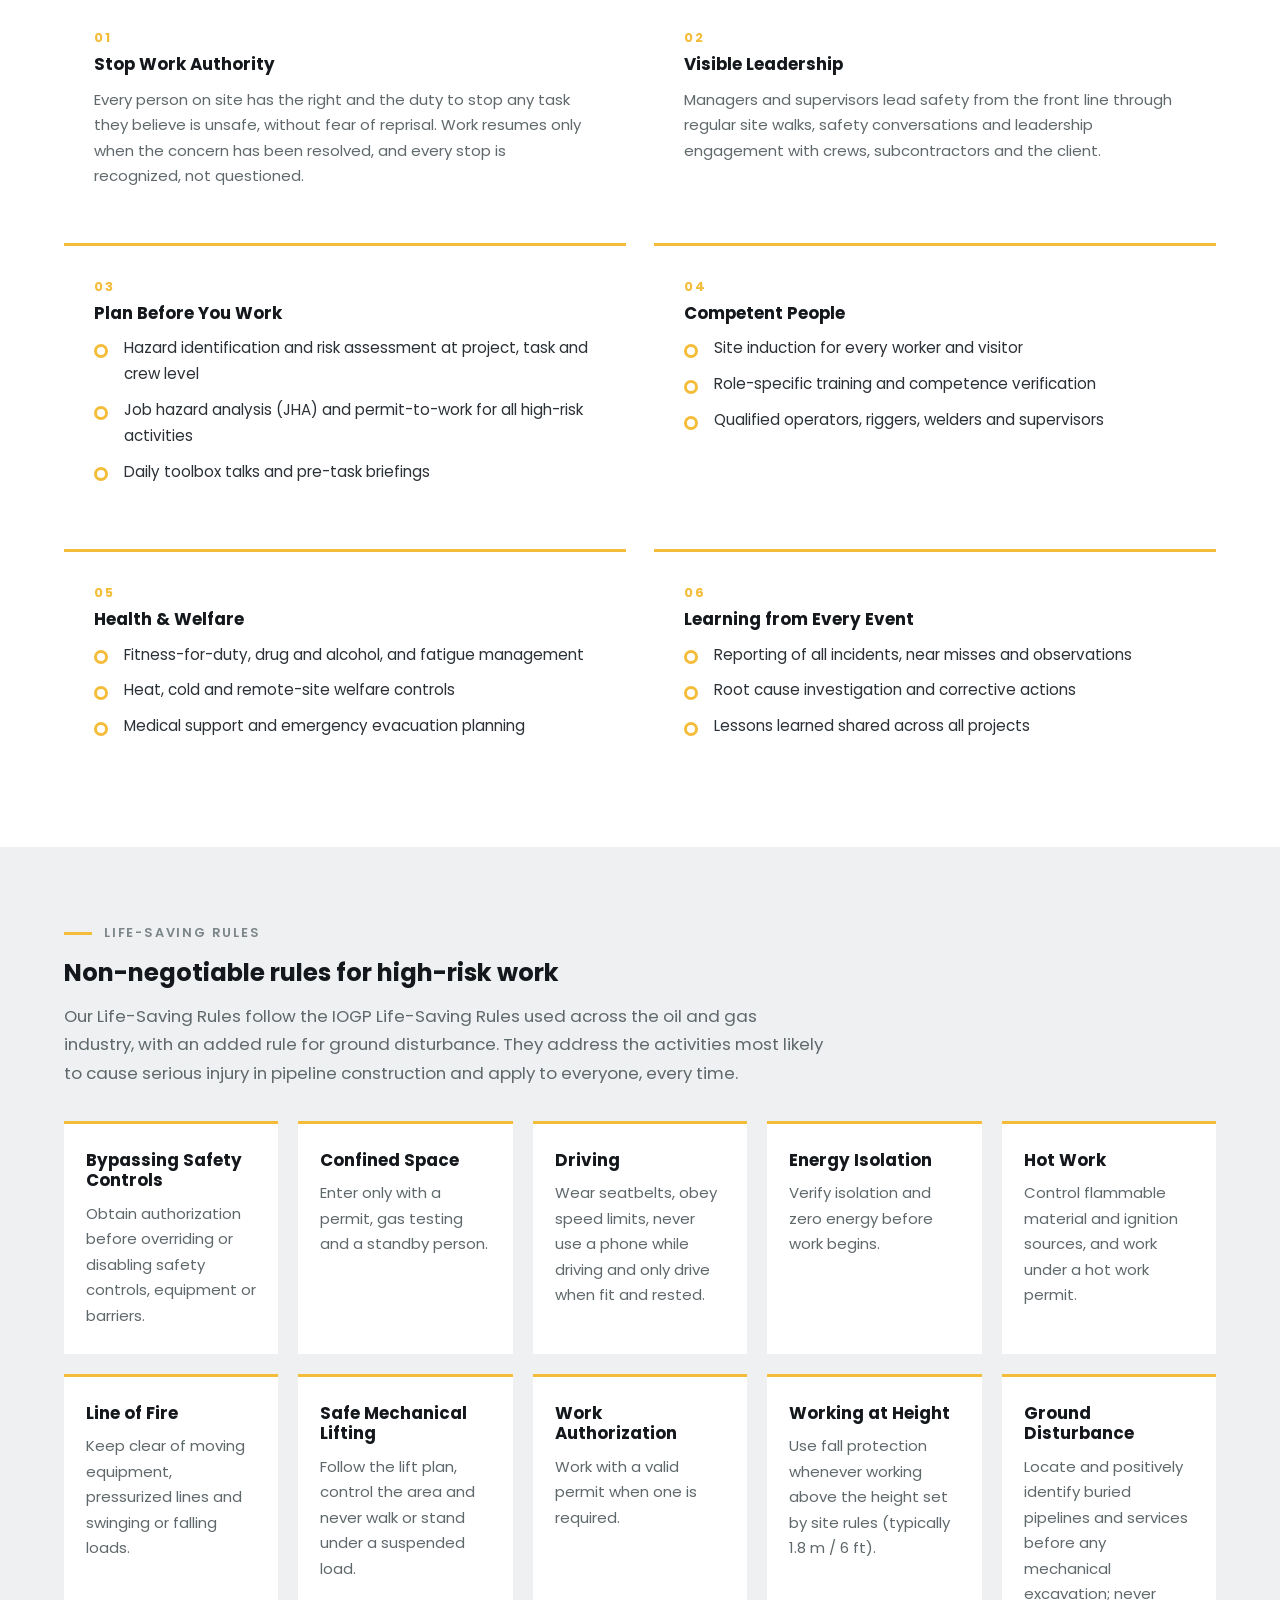
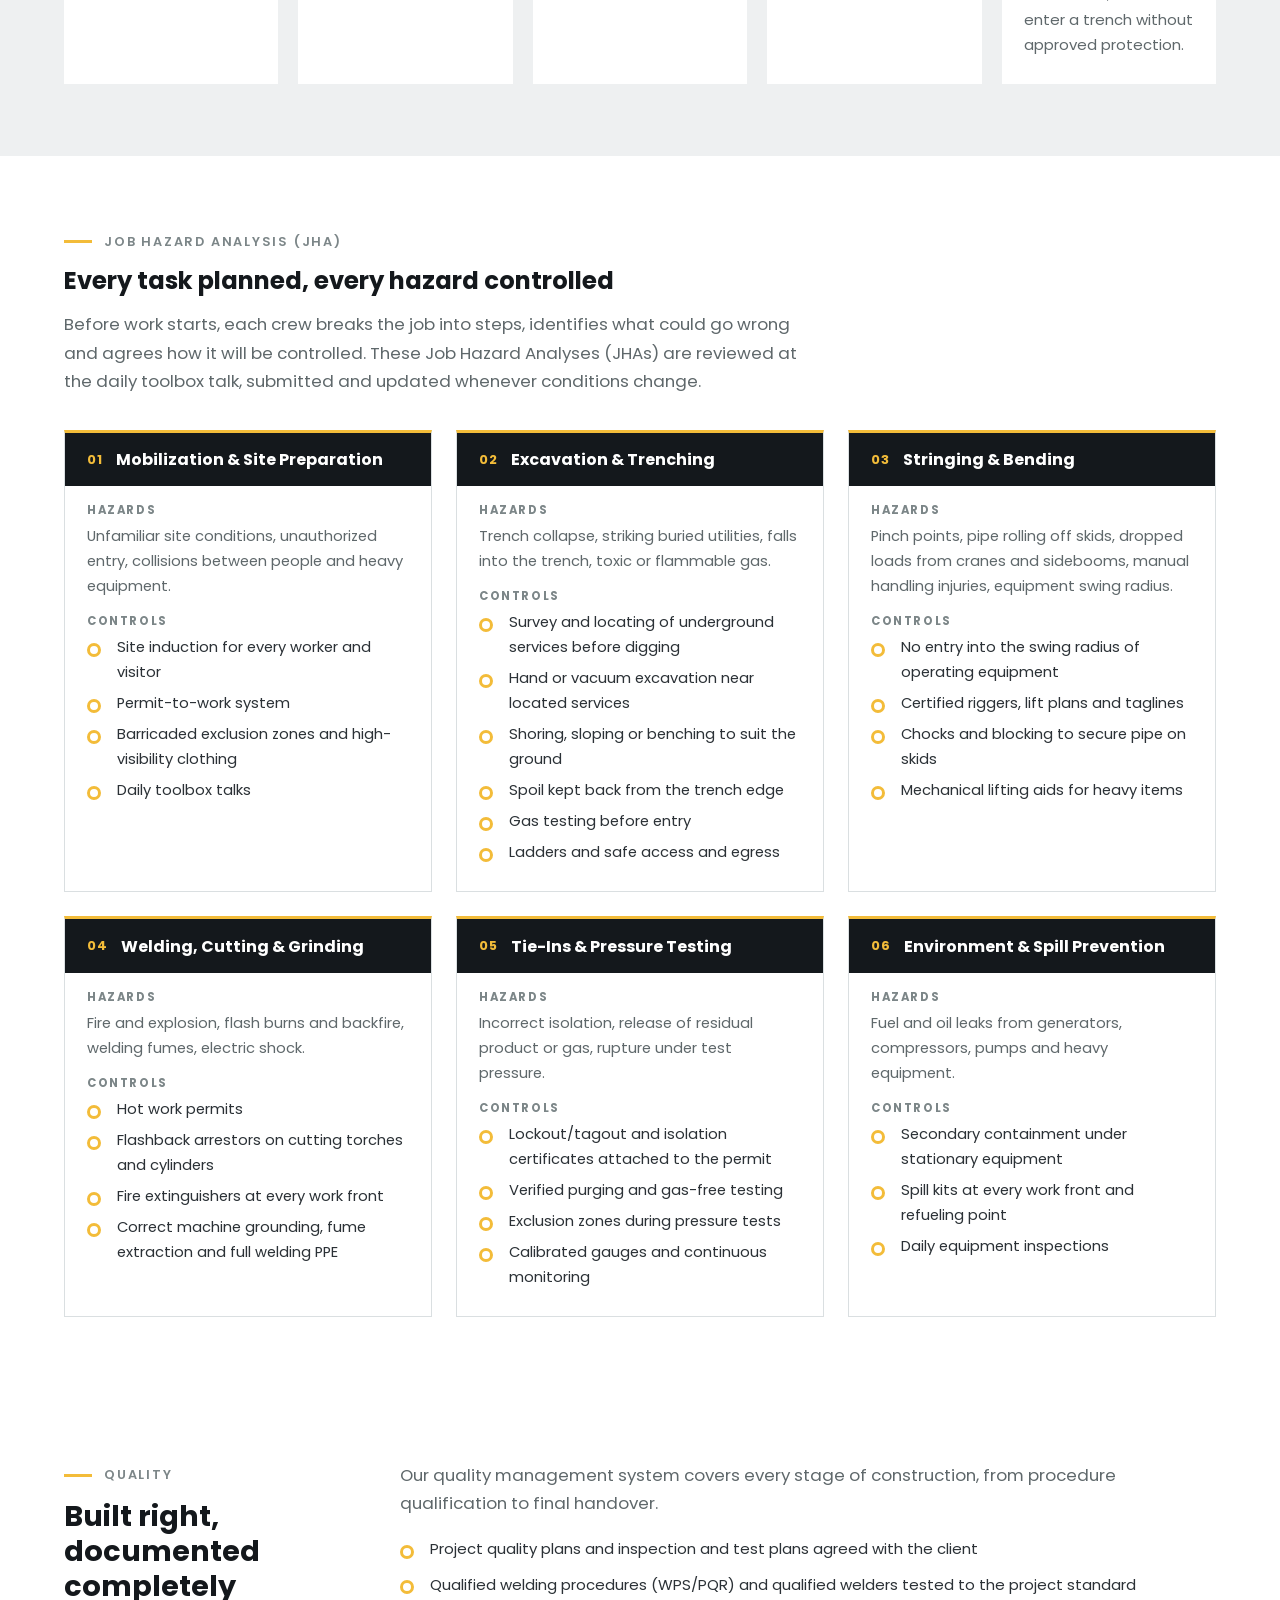
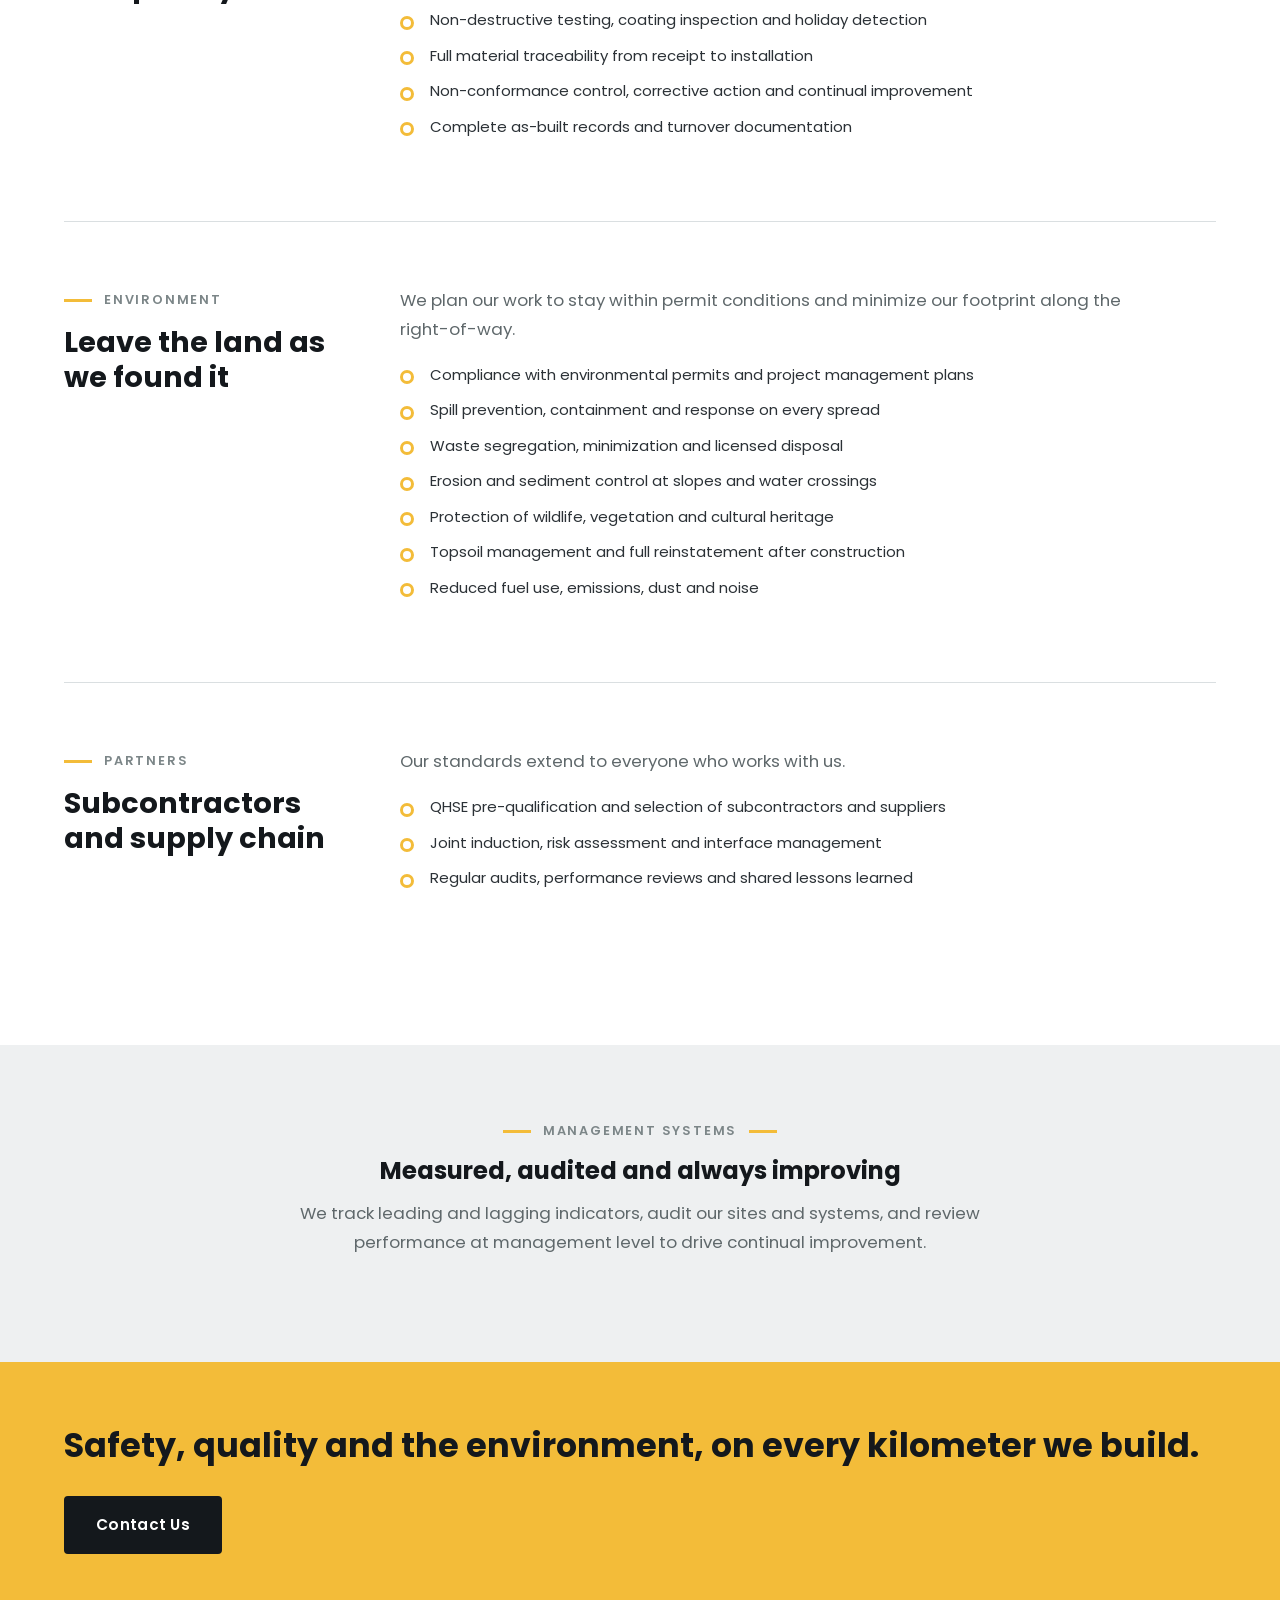
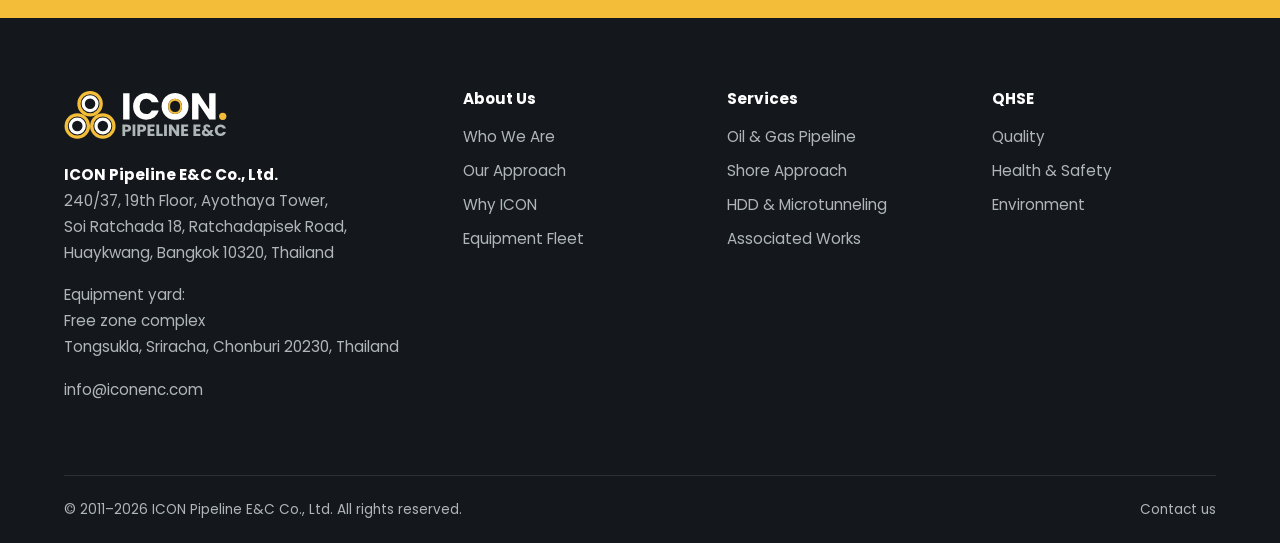
<file: qhse.html>
<!doctype html>
<html lang="en">
<head>
  <meta charset="utf-8">
  <meta name="viewport" content="width=device-width, initial-scale=1">
  <title>QHSE | ICON Pipeline E&amp;C</title>
  <meta name="description" content="ICON Pipeline E&C's commitment to quality, health, safety and the environment: Zero Harm, life-saving rules, stop-work authority and job hazard analysis.">
  <link rel="icon" href="assets/img/favicon.svg" type="image/svg+xml">
  <link rel="preconnect" href="https://fonts.googleapis.com">
  <link rel="preconnect" href="https://fonts.gstatic.com" crossorigin>
  <link href="https://fonts.googleapis.com/css2?family=Poppins:wght@400;500;600;700&display=swap" rel="stylesheet">
  <link rel="stylesheet" href="assets/css/style.css?v=20261024a">
</head>
<body data-page="qhse">
  <header class="site-header"></header>

  <main>
    <section class="page-hero">
      <div class="bg" style="background-image:url('assets/img/photos/banner-qhse.jpg')"></div>
      <div class="container">
        <div class="breadcrumb"><a href="index.html">Home</a> / QHSE</div>
        <h1>Quality, Health, Safety &amp; Environment</h1>
        <p>Our commitment to our people, our clients and the places where we work.</p>
      </div>
    </section>

    <!-- COMMITMENT -->
    <section class="section">
      <div class="container split split--media-sm">
        <div class="reveal">
          <span class="eyebrow">Our Commitment</span>
          <h2>Zero Harm: no harm to people, no damage to the environment</h2>
          <p class="lead">QHSE is not a department at ICON. It is how we plan, build and lead on every project, from mobilization to handover.</p>
          <p>We believe every incident is preventable. Our management team is personally accountable for QHSE performance, and every person on our sites, whether employee, subcontractor or visitor, works to the same standards and has the same authority to stop unsafe work.</p>
          <p>We comply with all applicable laws and client requirements as a minimum, and apply the more stringent standard wherever they differ.</p>
        </div>
        <figure class="reveal gallery" style="margin:0"><img class="photo photo--taller" src="assets/img/photos/qhse-commitment.jpg?v=2" alt="Supervised lift: crew in hard hats guiding a slung pipe joint into the weld shack" loading="lazy"></figure>
      </div>
    </section>

    <!-- ZERO HARM PILLARS -->
    <section class="section section--dark">
      <div class="container">
        <div class="section-head reveal">
          <span class="eyebrow">Zero Harm</span>
          <h2>Four commitments on every project</h2>
        </div>
        <div class="grid-4">
          <div class="feature reveal"><div class="num" style="color:var(--yellow);font-weight:700">ZERO</div><h3>Harm to people</h3><p>No injuries or occupational illness to anyone on or around our work.</p></div>
          <div class="feature reveal"><div class="num" style="color:var(--yellow);font-weight:700">ZERO</div><h3>Environmental incidents</h3><p>No spills, uncontrolled releases or damage beyond the permitted work area.</p></div>
          <div class="feature reveal"><div class="num" style="color:var(--yellow);font-weight:700">ZERO</div><h3>Defects</h3><p>Built right the first time, to specification, with complete records.</p></div>
          <div class="feature reveal"><div class="num" style="color:var(--yellow);font-weight:700">ZERO</div><h3>Compromise</h3><p>No schedule or cost pressure ever justifies an unsafe act.</p></div>
        </div>
      </div>
    </section>

    <!-- SAFETY CULTURE -->
    <section class="section" id="health-safety">
      <div class="container">
        <div class="section-head reveal">
          <span class="eyebrow">Health &amp; Safety</span>
          <h2>A culture where everyone goes home safe</h2>
          <p class="lead">Strong safety performance comes from visible leadership, competent people and work that is planned before it starts.</p>
        </div>
        <div class="works">
          <div class="work reveal">
            <div class="num">01</div>
            <h3>Stop Work Authority</h3>
            <p style="color:var(--muted);margin:0">Every person on site has the right and the duty to stop any task they believe is unsafe, without fear of reprisal. Work resumes only when the concern has been resolved, and every stop is recognized, not questioned.</p>
          </div>
          <div class="work reveal">
            <div class="num">02</div>
            <h3>Visible Leadership</h3>
            <p style="color:var(--muted);margin:0">Managers and supervisors lead safety from the front line through regular site walks, safety conversations and leadership engagement with crews, subcontractors and the client.</p>
          </div>
          <div class="work reveal">
            <div class="num">03</div>
            <h3>Plan Before You Work</h3>
            <ul class="check-list">
              <li>Hazard identification and risk assessment at project, task and crew level</li>
              <li>Job hazard analysis (JHA) and permit-to-work for all high-risk activities</li>
              <li>Daily toolbox talks and pre-task briefings</li>
            </ul>
          </div>
          <div class="work reveal">
            <div class="num">04</div>
            <h3>Competent People</h3>
            <ul class="check-list">
              <li>Site induction for every worker and visitor</li>
              <li>Role-specific training and competence verification</li>
              <li>Qualified operators, riggers, welders and supervisors</li>
            </ul>
          </div>
          <div class="work reveal">
            <div class="num">05</div>
            <h3>Health &amp; Welfare</h3>
            <ul class="check-list">
              <li>Fitness-for-duty, drug and alcohol, and fatigue management</li>
              <li>Heat, cold and remote-site welfare controls</li>
              <li>Medical support and emergency evacuation planning</li>
            </ul>
          </div>
          <div class="work reveal">
            <div class="num">06</div>
            <h3>Learning from Every Event</h3>
            <ul class="check-list">
              <li>Reporting of all incidents, near misses and observations</li>
              <li>Root cause investigation and corrective actions</li>
              <li>Lessons learned shared across all projects</li>
            </ul>
          </div>
        </div>
      </div>
    </section>

    <!-- LIFE-SAVING RULES -->
    <section class="section section--grey">
      <div class="container">
        <div class="section-head reveal">
          <span class="eyebrow">Life-Saving Rules</span>
          <h2>Non-negotiable rules for high-risk work</h2>
          <p class="lead">Our Life-Saving Rules follow the IOGP Life-Saving Rules used across the oil and gas industry, with an added rule for ground disturbance. They address the activities most likely to cause serious injury in pipeline construction and apply to everyone, every time.</p>
        </div>
        <div class="grid-5">
          <div class="feature reveal"><h3>Bypassing Safety Controls</h3><p>Obtain authorization before overriding or disabling safety controls, equipment or barriers.</p></div>
          <div class="feature reveal"><h3>Confined Space</h3><p>Enter only with a permit, gas testing and a standby person.</p></div>
          <div class="feature reveal"><h3>Driving</h3><p>Wear seatbelts, obey speed limits, never use a phone while driving and only drive when fit and rested.</p></div>
          <div class="feature reveal"><h3>Energy Isolation</h3><p>Verify isolation and zero energy before work begins.</p></div>
          <div class="feature reveal"><h3>Hot Work</h3><p>Control flammable material and ignition sources, and work under a hot work permit.</p></div>
          <div class="feature reveal"><h3>Line of Fire</h3><p>Keep clear of moving equipment, pressurized lines and swinging or falling loads.</p></div>
          <div class="feature reveal"><h3>Safe Mechanical Lifting</h3><p>Follow the lift plan, control the area and never walk or stand under a suspended load.</p></div>
          <div class="feature reveal"><h3>Work Authorization</h3><p>Work with a valid permit when one is required.</p></div>
          <div class="feature reveal"><h3>Working at Height</h3><p>Use fall protection whenever working above the height set by site rules (typically 1.8 m / 6 ft).</p></div>
          <div class="feature reveal"><h3>Ground Disturbance</h3><p>Locate and positively identify buried pipelines and services before any mechanical excavation; never enter a trench without approved protection.</p></div>        </div>
      </div>
    </section>

    <!-- JOB HAZARD ANALYSIS -->
    <section class="section" id="jha">
      <div class="container">
        <div class="section-head reveal">
          <span class="eyebrow">Job Hazard Analysis (JHA)</span>
          <h2>Every task planned, every hazard controlled</h2>
          <p class="lead">Before work starts, each crew breaks the job into steps, identifies what could go wrong and agrees how it will be controlled. These Job Hazard Analyses (JHAs) are reviewed at the daily toolbox talk, submitted and updated whenever conditions change.</p>
        </div>
        <div class="jha-grid">
          <div class="jha reveal">
            <div class="jha-head"><span class="num">01</span><h3>Mobilization &amp; Site Preparation</h3></div>
            <div class="jha-body">
              <h4>Hazards</h4>
              <p>Unfamiliar site conditions, unauthorized entry, collisions between people and heavy equipment.</p>
              <h4>Controls</h4>
              <ul class="check-list"><li>Site induction for every worker and visitor</li><li>Permit-to-work system</li><li>Barricaded exclusion zones and high-visibility clothing</li><li>Daily toolbox talks</li></ul>
            </div>
          </div>
          <div class="jha reveal">
            <div class="jha-head"><span class="num">02</span><h3>Excavation &amp; Trenching</h3></div>
            <div class="jha-body">
              <h4>Hazards</h4>
              <p>Trench collapse, striking buried utilities, falls into the trench, toxic or flammable gas.</p>
              <h4>Controls</h4>
              <ul class="check-list"><li>Survey and locating of underground services before digging</li><li>Hand or vacuum excavation near located services</li><li>Shoring, sloping or benching to suit the ground</li><li>Spoil kept back from the trench edge</li><li>Gas testing before entry</li><li>Ladders and safe access and egress</li></ul>
            </div>
          </div>
          <div class="jha reveal">
            <div class="jha-head"><span class="num">03</span><h3>Stringing &amp; Bending</h3></div>
            <div class="jha-body">
              <h4>Hazards</h4>
              <p>Pinch points, pipe rolling off skids, dropped loads from cranes and sidebooms, manual handling injuries, equipment swing radius.</p>
              <h4>Controls</h4>
              <ul class="check-list"><li>No entry into the swing radius of operating equipment</li><li>Certified riggers, lift plans and taglines</li><li>Chocks and blocking to secure pipe on skids</li><li>Mechanical lifting aids for heavy items</li></ul>
            </div>
          </div>
          <div class="jha reveal">
            <div class="jha-head"><span class="num">04</span><h3>Welding, Cutting &amp; Grinding</h3></div>
            <div class="jha-body">
              <h4>Hazards</h4>
              <p>Fire and explosion, flash burns and backfire, welding fumes, electric shock.</p>
              <h4>Controls</h4>
              <ul class="check-list"><li>Hot work permits</li><li>Flashback arrestors on cutting torches and cylinders</li><li>Fire extinguishers at every work front</li><li>Correct machine grounding, fume extraction and full welding PPE</li></ul>
            </div>
          </div>
          <div class="jha reveal">
            <div class="jha-head"><span class="num">05</span><h3>Tie-Ins &amp; Pressure Testing</h3></div>
            <div class="jha-body">
              <h4>Hazards</h4>
              <p>Incorrect isolation, release of residual product or gas, rupture under test pressure.</p>
              <h4>Controls</h4>
              <ul class="check-list"><li>Lockout/tagout and isolation certificates attached to the permit</li><li>Verified purging and gas-free testing</li><li>Exclusion zones during pressure tests</li><li>Calibrated gauges and continuous monitoring</li></ul>
            </div>
          </div>
          <div class="jha reveal">
            <div class="jha-head"><span class="num">06</span><h3>Environment &amp; Spill Prevention</h3></div>
            <div class="jha-body">
              <h4>Hazards</h4>
              <p>Fuel and oil leaks from generators, compressors, pumps and heavy equipment.</p>
              <h4>Controls</h4>
              <ul class="check-list"><li>Secondary containment under stationary equipment</li><li>Spill kits at every work front and refueling point</li><li>Daily equipment inspections</li></ul>
            </div>
          </div>
        </div>
      </div>
    </section>
    <!-- QUALITY / ENVIRONMENT -->
    <section class="section">
      <div class="container">
        <div class="policy reveal" id="quality">
          <div><span class="eyebrow">Quality</span><h2>Built right, documented completely</h2></div>
          <div>
            <p class="lead">Our quality management system covers every stage of construction, from procedure qualification to final handover.</p>
            <ul class="check-list">
              <li>Project quality plans and inspection and test plans agreed with the client</li>
              <li>Qualified welding procedures (WPS/PQR) and qualified welders tested to the project standard</li>
              <li>Non-destructive testing, coating inspection and holiday detection</li>
              <li>Full material traceability from receipt to installation</li>
              <li>Non-conformance control, corrective action and continual improvement</li>
              <li>Complete as-built records and turnover documentation</li>
            </ul>
          </div>
        </div>
        <div class="policy reveal" id="environment">
          <div><span class="eyebrow">Environment</span><h2>Leave the land as we found it</h2></div>
          <div>
            <p class="lead">We plan our work to stay within permit conditions and minimize our footprint along the right-of-way.</p>
            <ul class="check-list">
              <li>Compliance with environmental permits and project management plans</li>
              <li>Spill prevention, containment and response on every spread</li>
              <li>Waste segregation, minimization and licensed disposal</li>
              <li>Erosion and sediment control at slopes and water crossings</li>
              <li>Protection of wildlife, vegetation and cultural heritage</li>
              <li>Topsoil management and full reinstatement after construction</li>
              <li>Reduced fuel use, emissions, dust and noise</li>
            </ul>
          </div>
        </div>
        <div class="policy reveal" id="partners">
          <div><span class="eyebrow">Partners</span><h2>Subcontractors and supply chain</h2></div>
          <div>
            <p class="lead">Our standards extend to everyone who works with us.</p>
            <ul class="check-list">
              <li>QHSE pre-qualification and selection of subcontractors and suppliers</li>
              <li>Joint induction, risk assessment and interface management</li>
              <li>Regular audits, performance reviews and shared lessons learned</li>
            </ul>
          </div>
        </div>
      </div>
    </section>

    <!-- PERFORMANCE / CERTIFICATIONS -->
    <section class="section section--grey">
      <div class="container">
        <div class="section-head center reveal">
          <span class="eyebrow">Management Systems</span>
          <h2>Measured, audited and always improving</h2>
          <p class="lead" style="margin:0 auto">We track leading and lagging indicators, audit our sites and systems, and review performance at management level to drive continual improvement.</p>
        </div>
      </div>
    </section>

    <section class="cta-band">
      <div class="container">
        <h2>Safety, quality and the environment, on every kilometer we build.</h2>
        <a class="btn" href="contact.html">Contact Us</a>
      </div>
    </section>
  </main>

  <footer class="site-footer"></footer>
  <script src="assets/js/main.js?v=20261024a"></script>
</body>
</html>
</file>
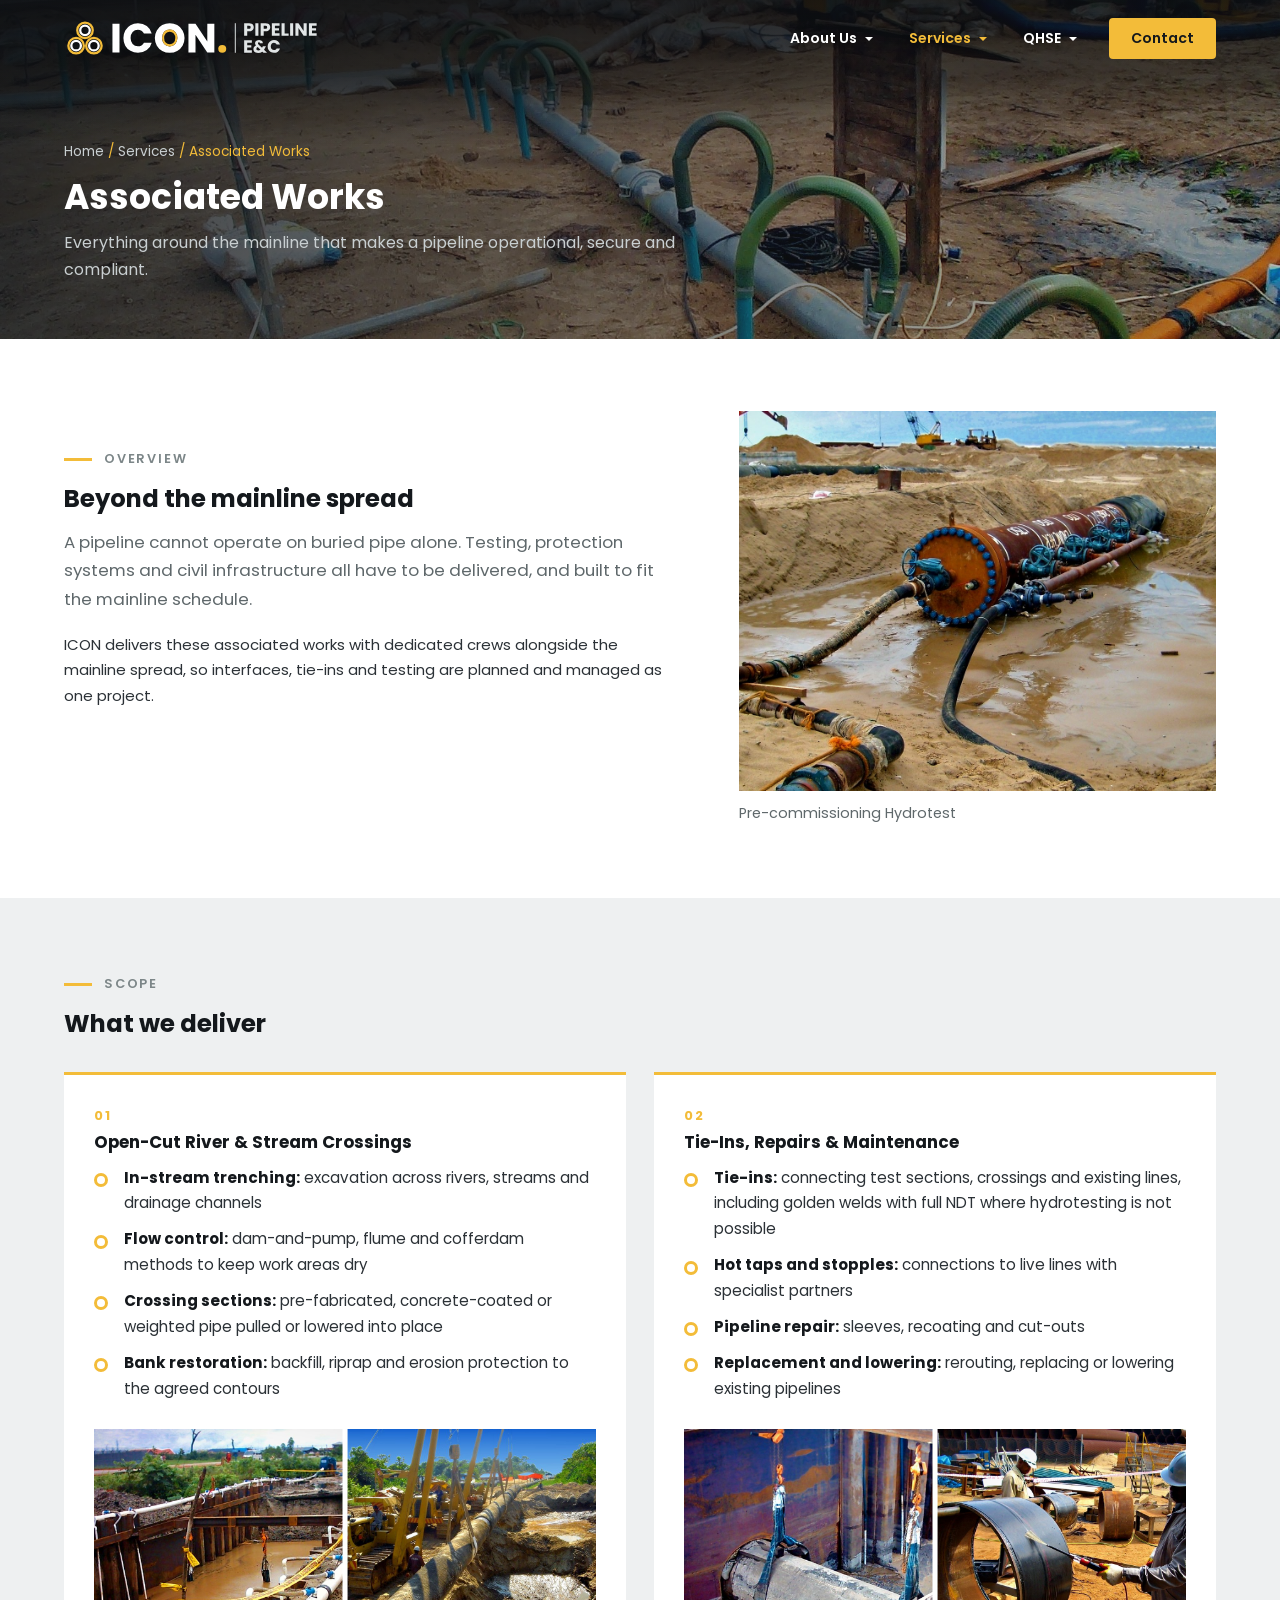
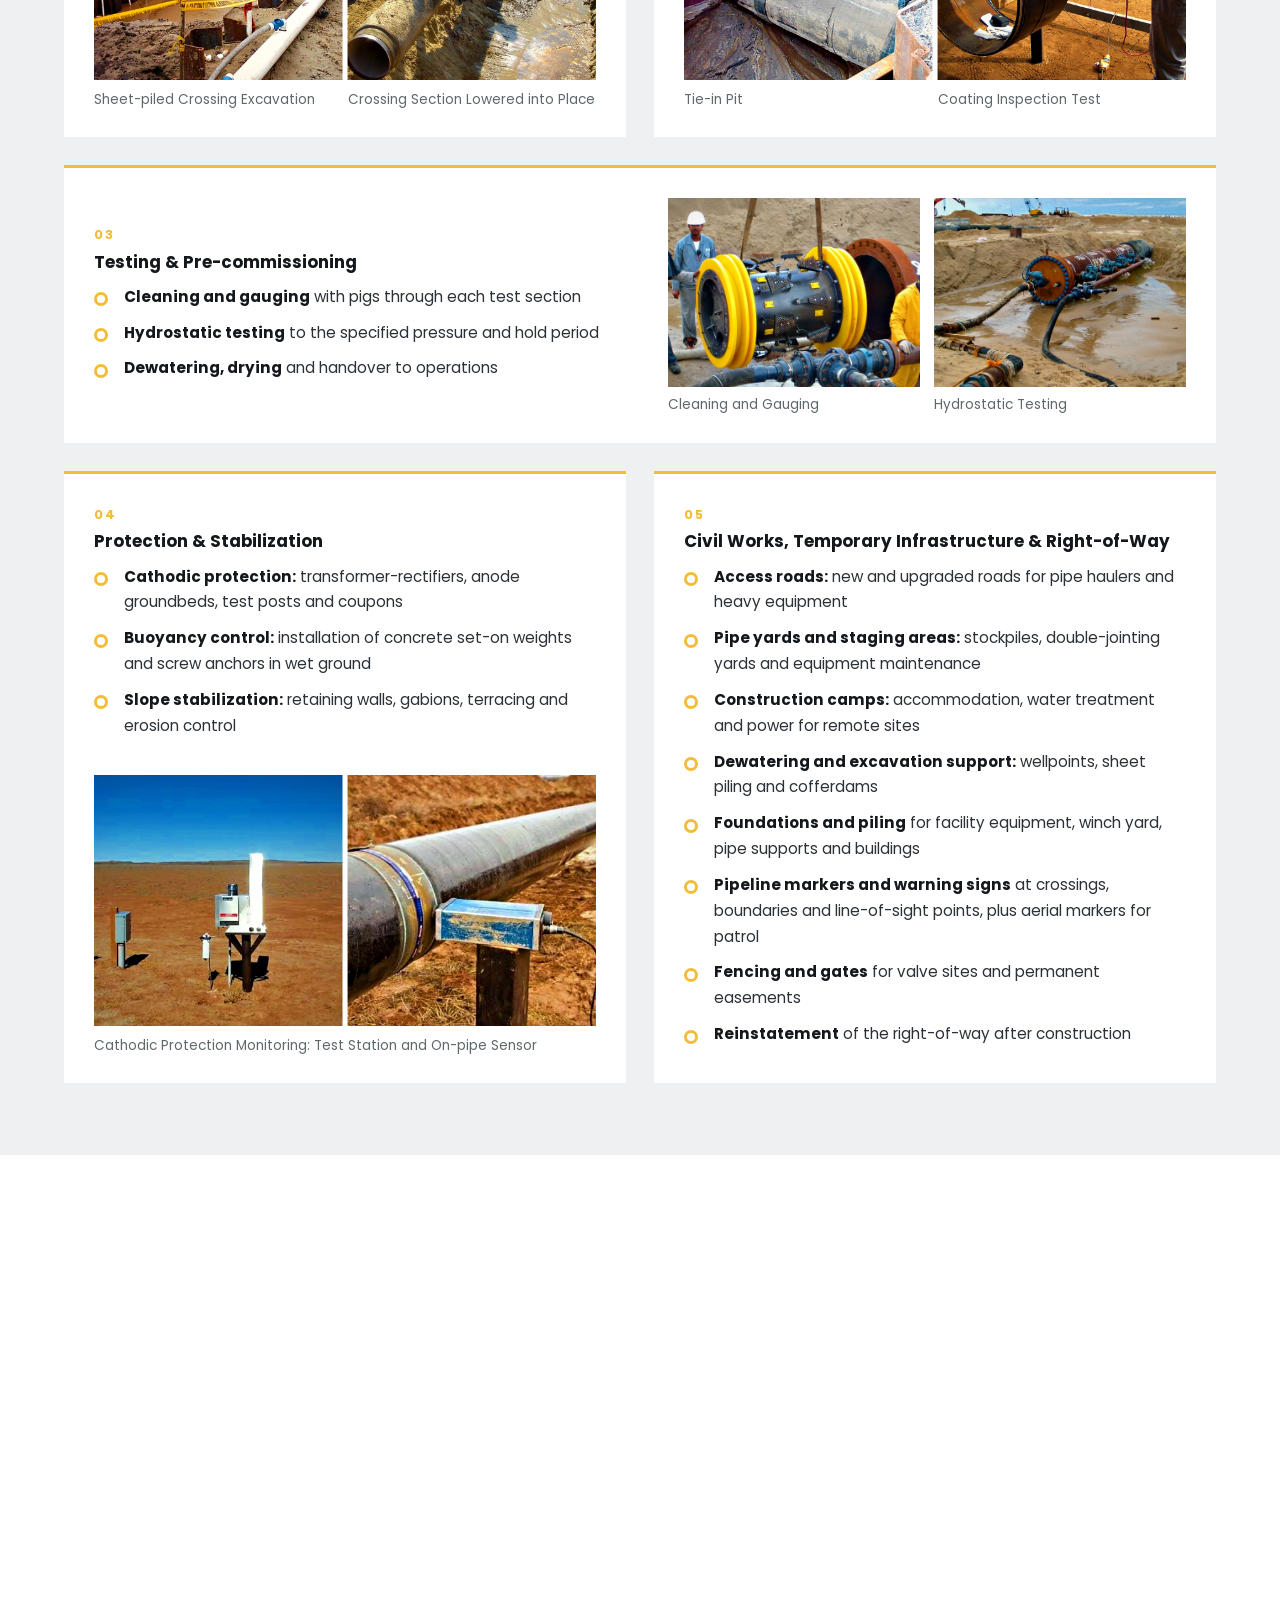
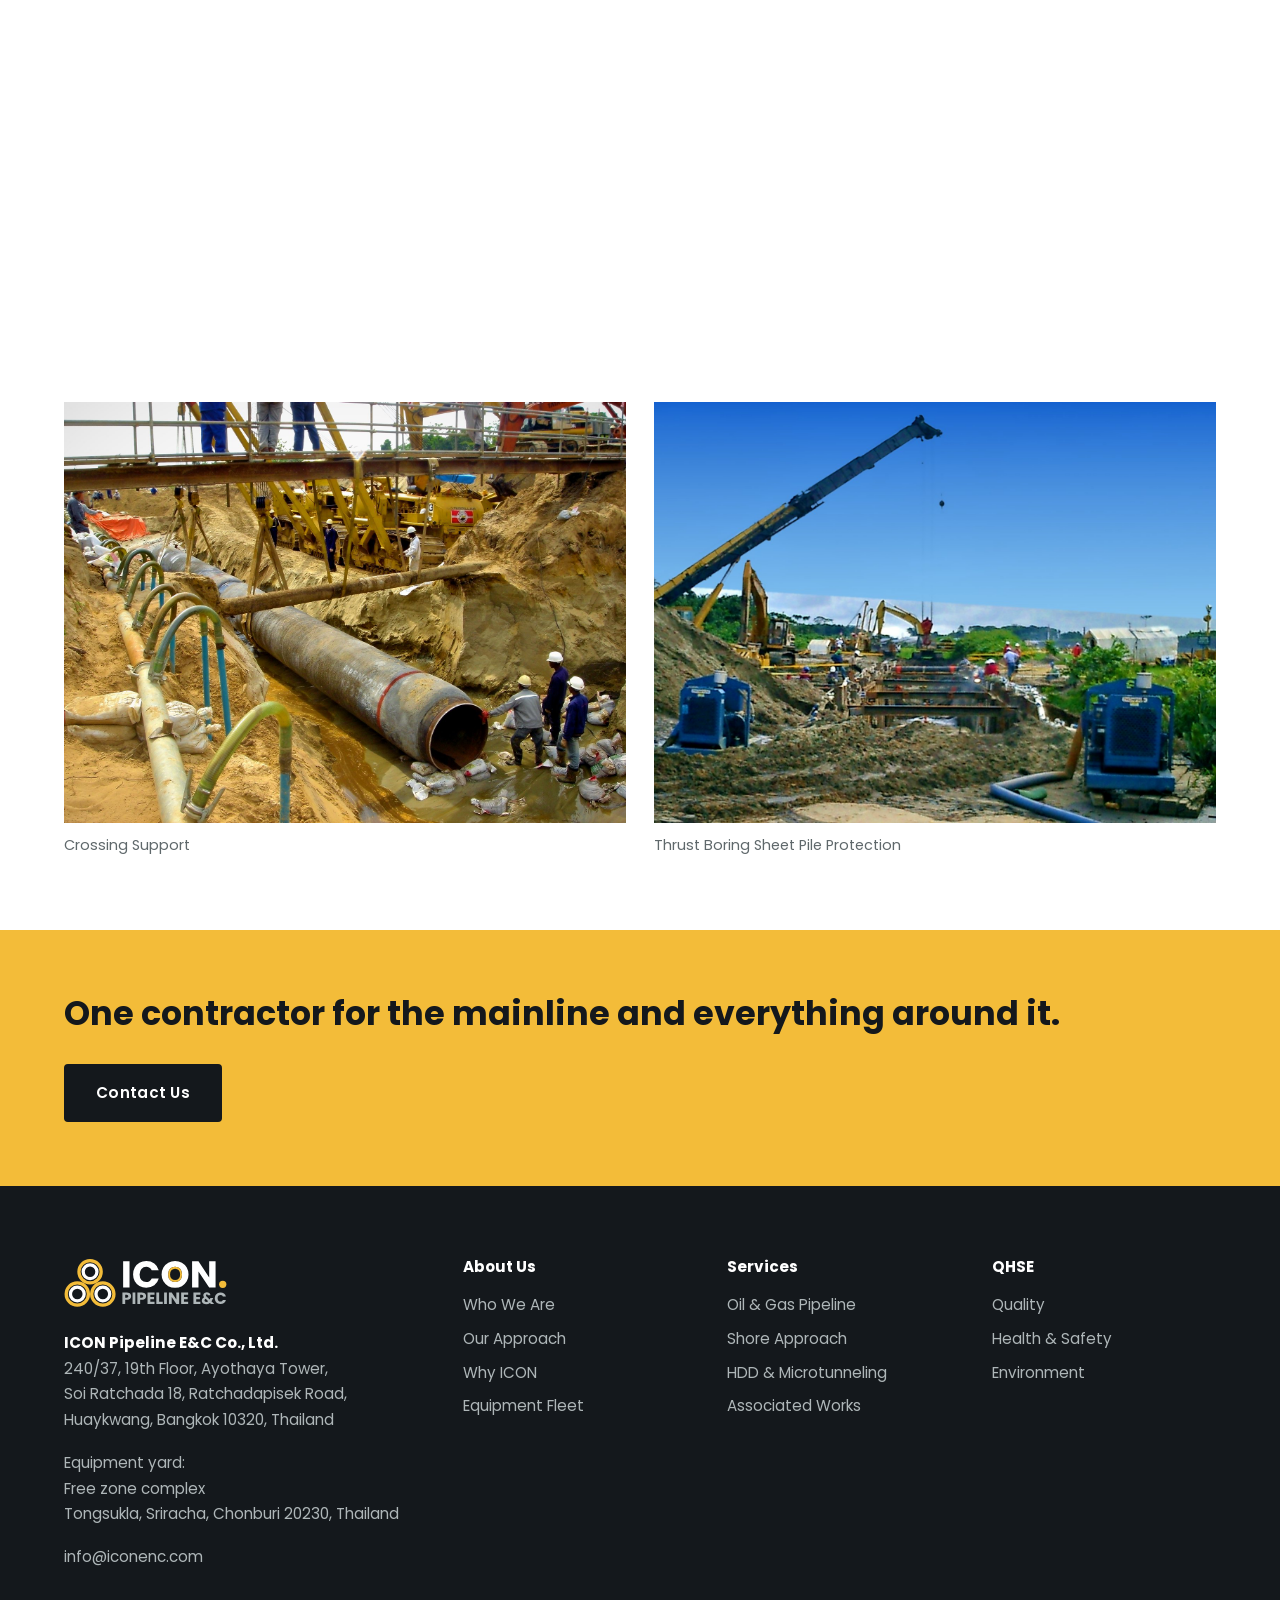
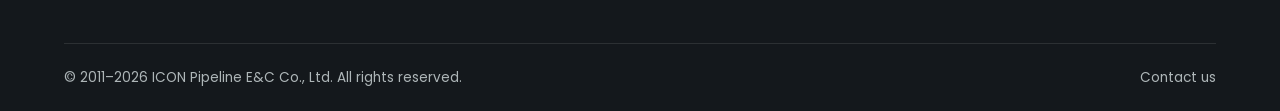
<file: service-associated-works.html>
<!doctype html>
<html lang="en">
<head>
  <meta charset="utf-8">
  <meta name="viewport" content="width=device-width, initial-scale=1">
  <title>Associated Works | ICON Pipeline E&amp;C</title>
  <meta name="description" content="Pipeline associated works by ICON Pipeline E&C: open-cut river crossings, tie-ins and repairs, testing and pre-commissioning, corrosion protection, buoyancy control, civil works and right-of-way markers.">
  <link rel="icon" href="assets/img/favicon.svg" type="image/svg+xml">
  <link rel="preconnect" href="https://fonts.googleapis.com">
  <link rel="preconnect" href="https://fonts.gstatic.com" crossorigin>
  <link href="https://fonts.googleapis.com/css2?family=Poppins:wght@400;500;600;700&display=swap" rel="stylesheet">
  <link rel="stylesheet" href="assets/css/style.css?v=20261024a">
</head>
<body data-page="services">
  <header class="site-header"></header>

  <main>
    <section class="page-hero">
      <div class="bg" style="background-image:url('assets/img/photos/banner-foundation.jpg')"></div>
      <div class="container">
        <div class="breadcrumb"><a href="index.html">Home</a> / <a href="services.html">Services</a> / Associated Works</div>
        <h1>Associated Works</h1>
        <p>Everything around the mainline that makes a pipeline operational, secure and compliant.</p>
      </div>
    </section>

    <section class="section">
      <div class="container split split--media-sm overview-tall">
        <div class="reveal">
          <span class="eyebrow">Overview</span>
          <h2>Beyond the mainline spread</h2>
          <p class="lead">A pipeline cannot operate on buried pipe alone. Testing, protection systems and civil infrastructure all have to be delivered, and built to fit the mainline schedule.</p>
          <p>ICON delivers these associated works with dedicated crews alongside the mainline spread, so interfaces, tie-ins and testing are planned and managed as one project.</p>
        </div>
        <figure class="reveal gallery" style="margin:0"><img class="photo photo--tall photo--widen photo--aw-short" src="assets/img/photos/pig-receiver-pit.jpg" alt="Test header and pig receiver set up for the pre-commissioning hydrotest" loading="lazy"><figcaption>Pre-commissioning Hydrotest</figcaption></figure>
      </div>
    </section>

    <section class="section section--grey">
      <div class="container">
        <div class="section-head reveal">
          <span class="eyebrow">Scope</span>
          <h2>What we deliver</h2>
        </div>
        <div class="works">
          <div class="work reveal" id="river-crossings">
            <div class="num">01</div>
            <h3>Open-Cut River &amp; Stream Crossings</h3>
            <ul class="check-list">
              <li><b>In-stream trenching:</b> excavation across rivers, streams and drainage channels</li>
              <li><b>Flow control:</b> dam-and-pump, flume and cofferdam methods to keep work areas dry</li>
              <li><b>Crossing sections:</b> pre-fabricated, concrete-coated or weighted pipe pulled or lowered into place</li>
              <li><b>Bank restoration:</b> backfill, riprap and erosion protection to the agreed contours</li>
            </ul>
            <figure class="work-wide"><img src="assets/img/photos/aw-river-crossing.jpg" alt="Sheet-piled crossing excavation with dewatering, and a pipe string lowered across a wet crossing by sidebooms" loading="lazy"><figcaption class="split-caption"><span>Sheet-piled Crossing Excavation</span><span>Crossing Section Lowered into Place</span></figcaption></figure>
          </div>
          <div class="work reveal" id="tie-ins">
            <div class="num">02</div>
            <h3>Tie-Ins, Repairs &amp; Maintenance</h3>
            <ul class="check-list">
              <li><b>Tie-ins:</b> connecting test sections, crossings and existing lines, including golden welds with full NDT where hydrotesting is not possible</li>
              <li><b>Hot taps and stopples:</b> connections to live lines with specialist partners</li>
              <li><b>Pipeline repair:</b> sleeves, recoating and cut-outs</li>
              <li><b>Replacement and lowering:</b> rerouting, replacing or lowering existing pipelines</li>
            </ul>
            <figure class="work-wide work-wide--fill"><img src="assets/img/photos/aw-tie-ins.jpg" alt="Pipe section rigged in a sheet-piled tie-in pit, and a technician holiday-testing a coated pipe joint" loading="lazy"><figcaption class="split-caption"><span>Tie-in Pit</span><span>Coating Inspection Test</span></figcaption></figure>
          </div>          <div class="work work--band reveal" id="testing">
            <div class="band-text">
            <div class="num">03</div>
            <h3>Testing &amp; Pre-commissioning</h3>
            <ul class="check-list">
              <li><b>Cleaning and gauging</b> with pigs through each test section</li>
              <li><b>Hydrostatic testing</b> to the specified pressure and hold period</li>
              <li><b>Dewatering, drying</b> and handover to operations</li>
            </ul>
            </div>
            <div class="band-photos">
              <figure><img class="photo" src="assets/img/photos/pig-launch-crew.jpg" alt="Crew loading a cleaning pig into the pig launcher" loading="lazy"><figcaption>Cleaning and Gauging</figcaption></figure>
              <figure><img class="photo" src="assets/img/photos/pig-receiver-pit.jpg" alt="Test header and pig receiver set up for the hydrostatic test" loading="lazy"><figcaption>Hydrostatic Testing</figcaption></figure>
            </div>
          </div>
          <div class="work reveal" id="protection">
            <div class="num">04</div>
            <h3>Protection &amp; Stabilization</h3>
            <ul class="check-list">
              <li><b>Cathodic protection:</b> transformer-rectifiers, anode groundbeds, test posts and coupons</li>
              <li><b>Buoyancy control:</b> installation of concrete set-on weights and screw anchors in wet ground</li>
              <li><b>Slope stabilization:</b> retaining walls, gabions, terracing and erosion control</li>
            </ul>
            <figure class="work-wide"><img src="assets/img/photos/cp-combined.jpg" alt="Cathodic protection test station on a desert right-of-way, and a monitoring unit fitted to a coated pipeline" loading="lazy"><figcaption>Cathodic Protection Monitoring: Test Station and On-pipe Sensor</figcaption></figure>
          </div>
          <div class="work reveal" id="civil">
            <div class="num">05</div>
            <h3>Civil Works, Temporary Infrastructure &amp; <span style="white-space:nowrap">Right-of-Way</span></h3>
            <ul class="check-list">
              <li><b>Access roads:</b> new and upgraded roads for pipe haulers and heavy equipment</li>
              <li><b>Pipe yards and staging areas:</b> stockpiles, double-jointing yards and equipment maintenance</li>
              <li><b>Construction camps:</b> accommodation, water treatment and power for remote sites</li>
              <li><b>Dewatering and excavation support:</b> wellpoints, sheet piling and cofferdams</li>
              <li><b>Foundations and piling</b> for facility equipment, winch yard, pipe supports and buildings</li>
              <li><b>Pipeline markers and warning signs</b> at crossings, boundaries and line-of-sight points, plus aerial markers for patrol</li>
              <li><b>Fencing and gates</b> for valve sites and permanent easements</li>
              <li><b>Reinstatement</b> of the right-of-way after construction</li>
            </ul>
          </div>
        </div>
      </div>
    </section>

    <section class="section">
      <div class="container">
        <div class="section-head reveal">
          <span class="eyebrow">In the Field</span>
          <h2>Associated works at work</h2>
        </div>
        <div class="grid-3 gallery">
          <figure class="reveal"><img class="photo" src="assets/img/photos/row-clearing-access-road.jpg" alt="Roller compacting a new access road, and a finished access road beside the strung pipeline" loading="lazy"><figcaption>ROW Clearing and Access Road Construction</figcaption></figure>
          <figure class="reveal"><img class="photo" src="assets/img/photos/sheet-pile-protection-crossing.jpg" alt="Sheet-piled crossing excavation with walers and wellpoint dewatering" loading="lazy"><figcaption>Sheet Pile Protection for Crossing</figcaption></figure>
          <figure class="reveal"><img class="photo" src="assets/img/photos/shore-linear-winch.jpg" alt="Linear winch yard with winches anchored on a concrete pad" loading="lazy"><figcaption>Linear Winch Yard Construction</figcaption></figure>
          <figure class="reveal"><img class="photo" src="assets/img/photos/crossing-tie-in.jpg" alt="Pipe crossing tie-in in a dewatered trench beneath a temporary bridge" loading="lazy"><figcaption>Crossing Tie-in</figcaption></figure>
          <figure class="reveal"><img class="photo" src="assets/img/photos/wellpoint-dewatering.jpg" alt="Wellpoint dewatering headers along a pipeline trench" loading="lazy"><figcaption>Wellpoint Dewatering</figcaption></figure>
          <figure class="reveal"><img class="photo" src="assets/img/photos/cleaning-hydrotest.jpg" alt="Crew loading a cleaning pig into the launcher, and the test header set up for the hydrostatic test" loading="lazy"><figcaption>Cleaning, Gauging and Hydrostatic Testing</figcaption></figure>
        </div>
        <div class="grid-2 gallery" style="margin-top:28px">
          <figure class="reveal"><img class="photo" src="assets/img/photos/wellpoints-trench-crew.jpg" alt="Crew working in a dewatered trench" loading="lazy"><figcaption>Crossing Support</figcaption></figure>
          <figure class="reveal"><img class="photo" src="assets/img/photos/trench-pumps-crane.jpg" alt="Sheet-piled thrust boring pit with crane and dewatering pumps" loading="lazy"><figcaption>Thrust Boring Sheet Pile Protection</figcaption></figure>
        </div>
      </div>
    </section>

    <section class="cta-band">
      <div class="container">
        <h2>One contractor for the mainline and everything around it.</h2>
        <a class="btn" href="contact.html">Contact Us</a>
      </div>
    </section>
  </main>

  <footer class="site-footer"></footer>
  <script src="assets/js/main.js?v=20261024a"></script>
</body>
</html>
</file>
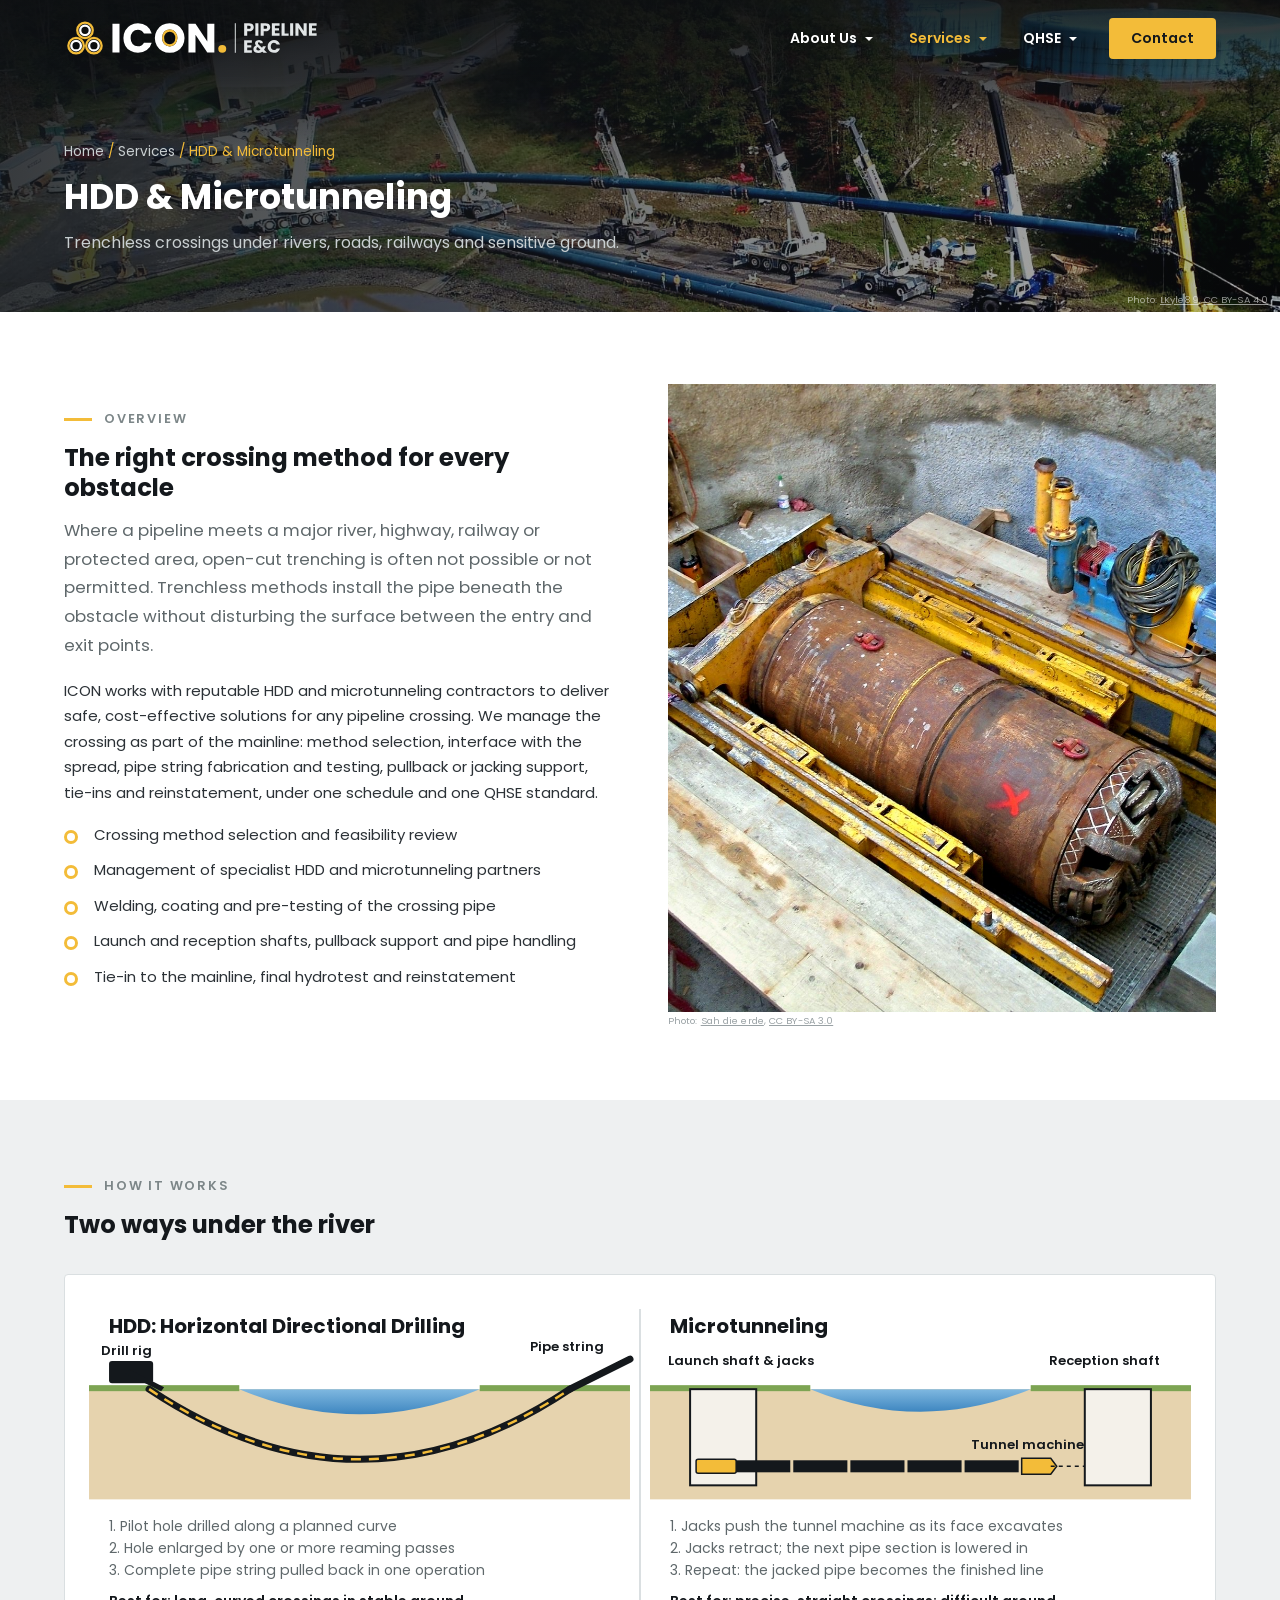
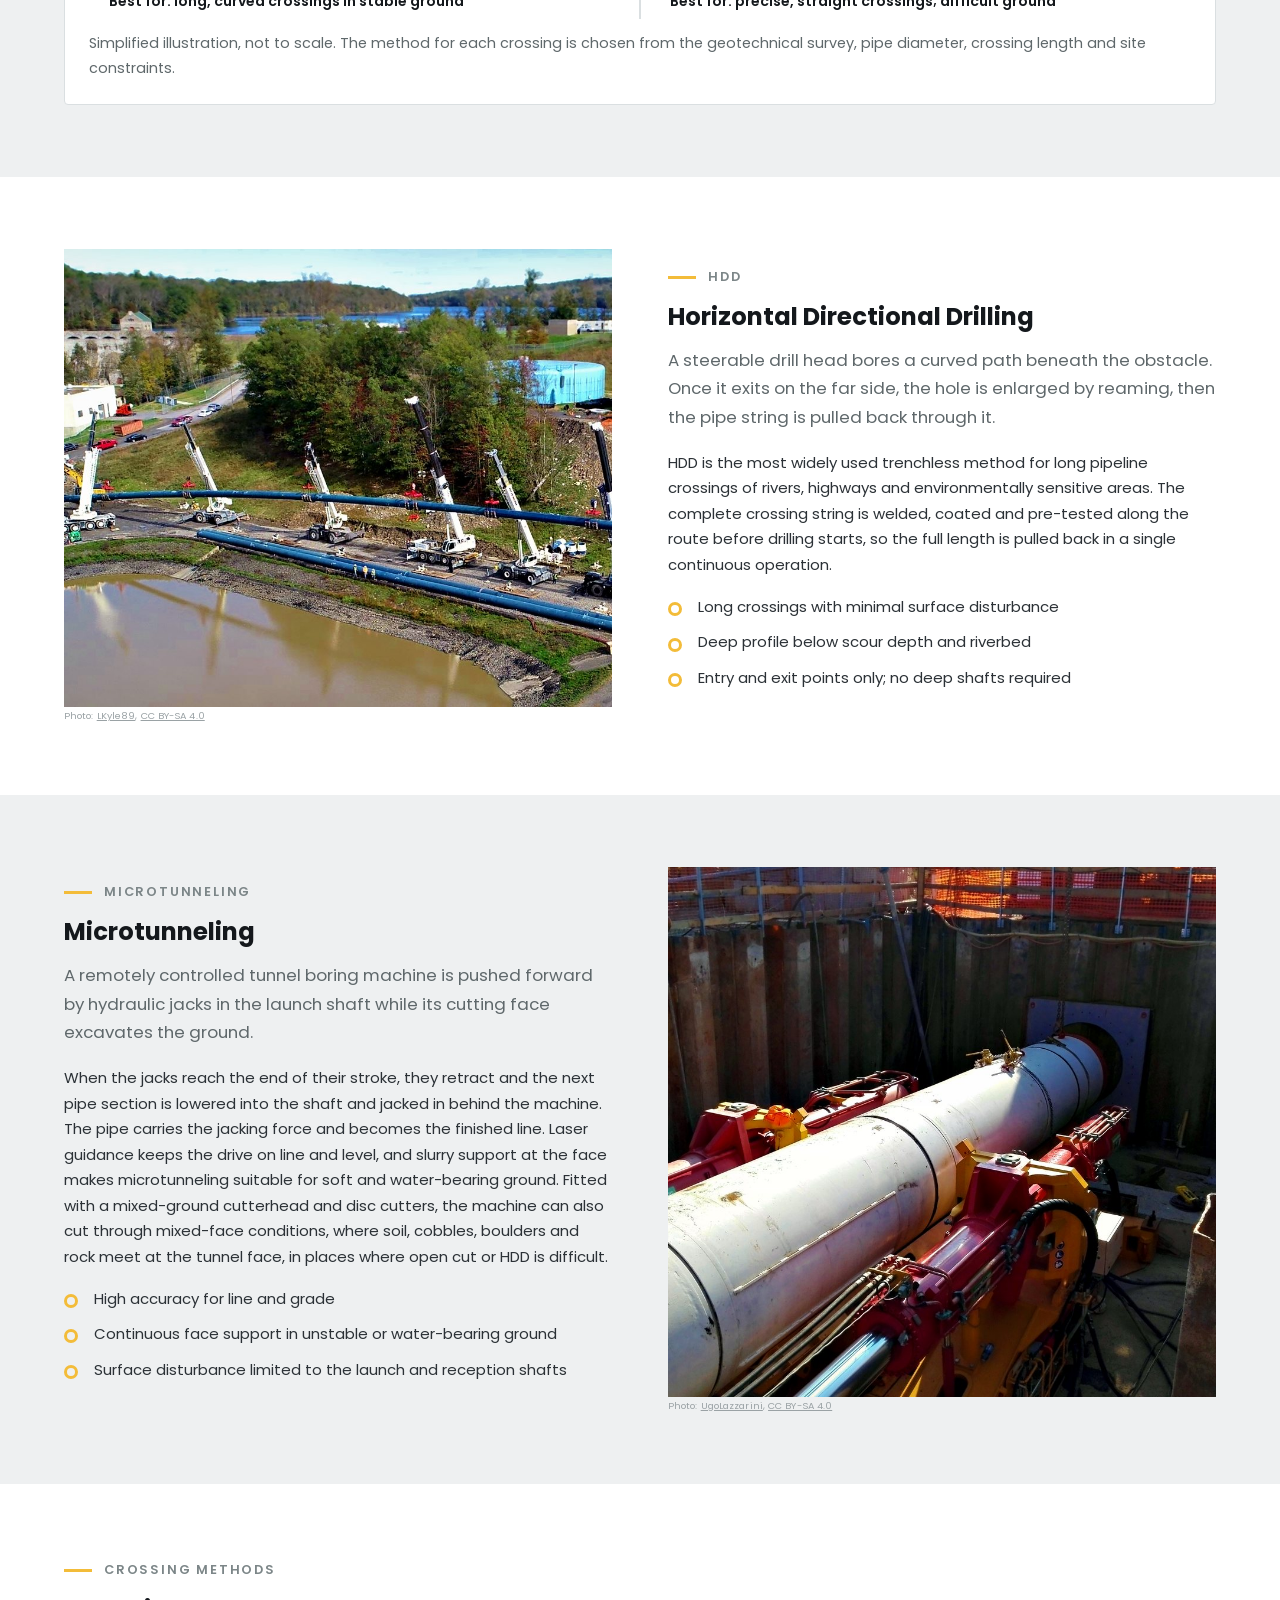
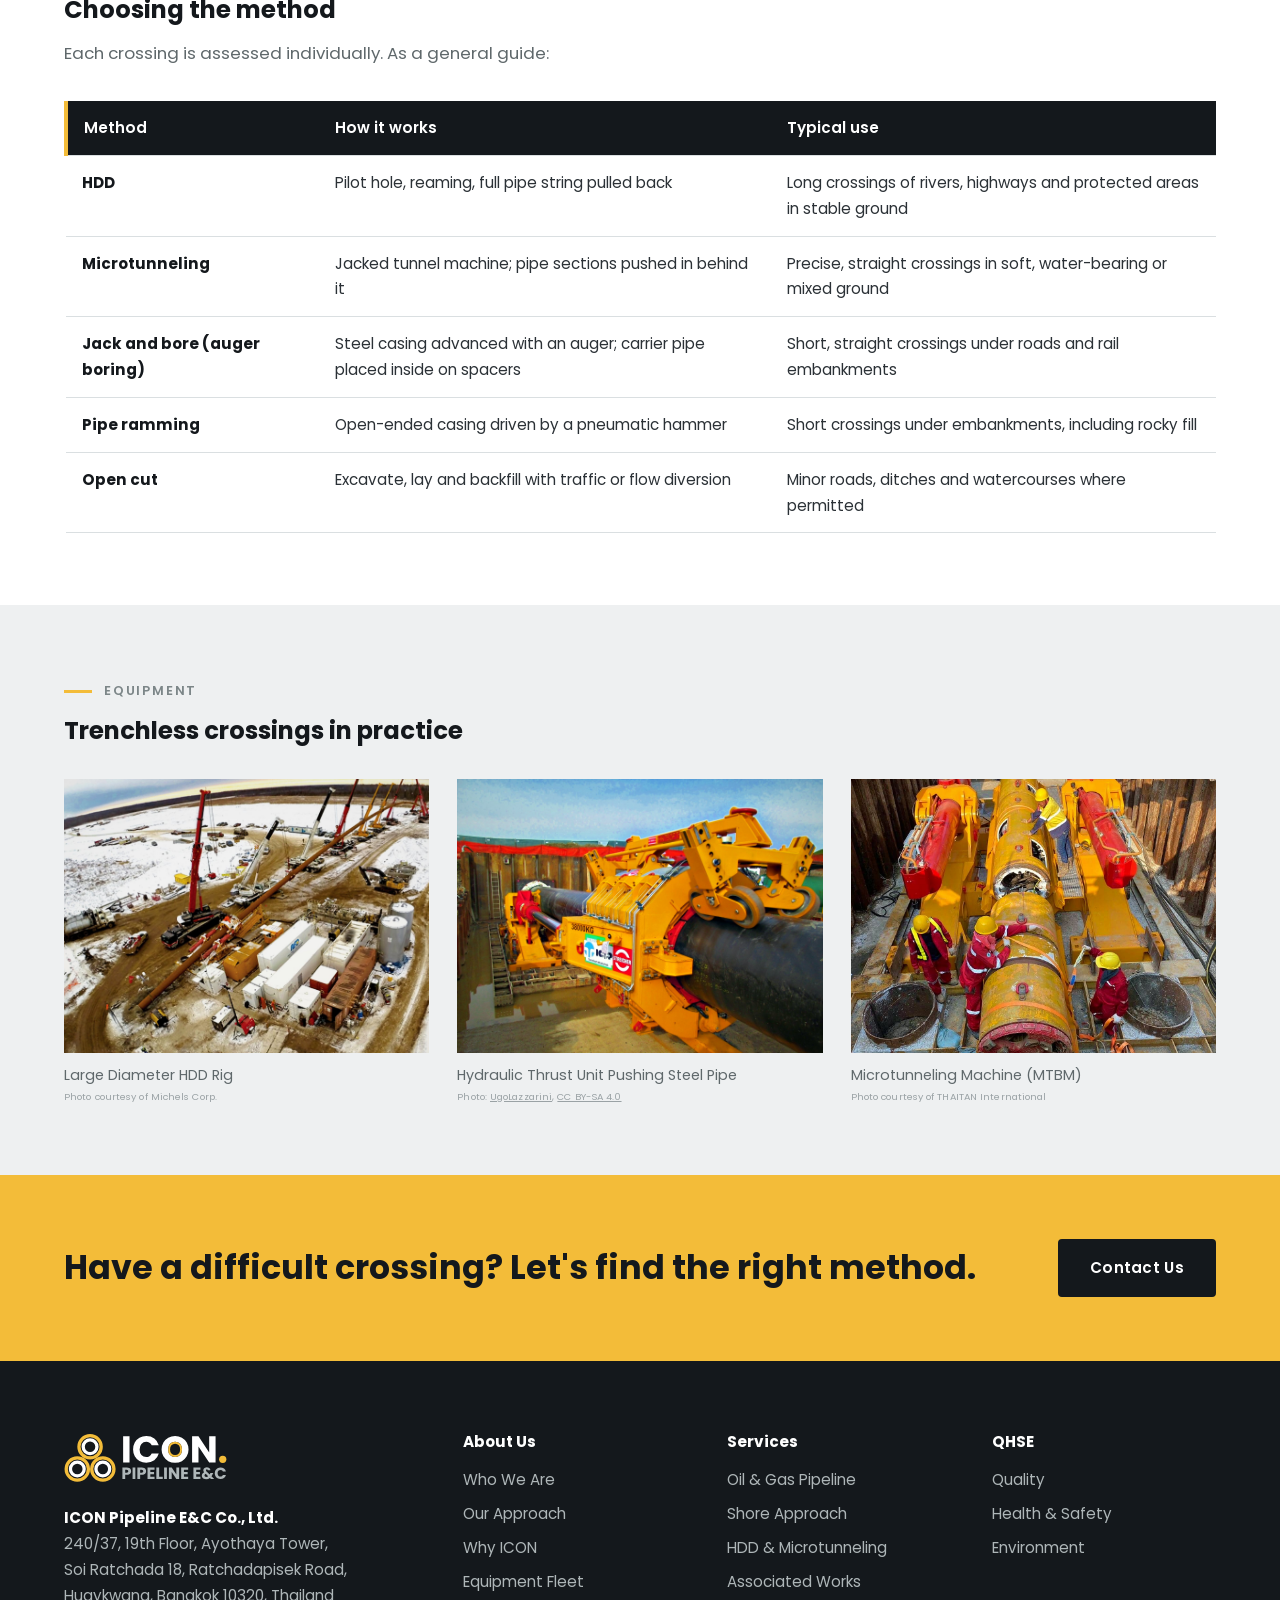
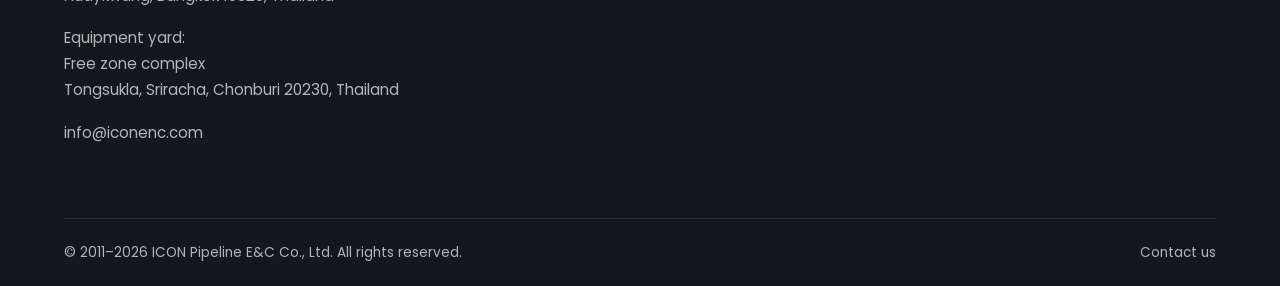
<file: service-hdd-microtunneling.html>
<!doctype html>
<html lang="en">
<head>
  <meta charset="utf-8">
  <meta name="viewport" content="width=device-width, initial-scale=1">
  <title>HDD &amp; Microtunneling | ICON Pipeline E&amp;C</title>
  <meta name="description" content="Trenchless pipeline crossings by horizontal directional drilling (HDD) and microtunneling, delivered with reputable specialist partners.">
  <link rel="icon" href="assets/img/favicon.svg" type="image/svg+xml">
  <link rel="preconnect" href="https://fonts.googleapis.com">
  <link rel="preconnect" href="https://fonts.gstatic.com" crossorigin>
  <link href="https://fonts.googleapis.com/css2?family=Poppins:wght@400;500;600;700&display=swap" rel="stylesheet">
  <link rel="stylesheet" href="assets/css/style.css?v=20261024a">
</head>
<body data-page="services">
  <header class="site-header"></header>

  <main>
    <section class="page-hero">
      <div class="bg" style="background-image:url('assets/img/photos/banner-hdd-microtunneling.jpg')"></div>
      <div class="container">
        <div class="breadcrumb"><a href="index.html">Home</a> / <a href="services.html">Services</a> / HDD &amp; Microtunneling</div>
        <h1>HDD &amp; Microtunneling</h1>
        <p>Trenchless crossings under rivers, roads, railways and sensitive ground.</p>
      </div>
      <span class="credit">Photo: <a href="https://commons.wikimedia.org/wiki/File:HDD_Overbend_1.jpg">LKyle89</a>, <a href="https://creativecommons.org/licenses/by-sa/4.0/">CC BY-SA 4.0</a></span>
    </section>

    <!-- OVERVIEW -->
    <section class="section">
      <div class="container split">
        <div class="reveal">
          <span class="eyebrow">Overview</span>
          <h2>The right crossing method for every obstacle</h2>
          <p class="lead">Where a pipeline meets a major river, highway, railway or protected area, open-cut trenching is often not possible or not permitted. Trenchless methods install the pipe beneath the obstacle without disturbing the surface between the entry and exit points.</p>
          <p>ICON works with reputable HDD and microtunneling contractors to deliver safe, cost-effective solutions for any pipeline crossing. We manage the crossing as part of the mainline: method selection, interface with the spread, pipe string fabrication and testing, pullback or jacking support, tie-ins and reinstatement, under one schedule and one QHSE standard.</p>
          <ul class="check-list">
            <li>Crossing method selection and feasibility review</li>
            <li>Management of specialist HDD and microtunneling partners</li>
            <li>Welding, coating and pre-testing of the crossing pipe</li>
            <li>Launch and reception shafts, pullback support and pipe handling</li>
            <li>Tie-in to the mainline, final hydrotest and reinstatement</li>
          </ul>
        </div>
        <figure class="reveal" style="margin:0">
          <img class="photo photo--tall photo--ov-fit" src="assets/img/photos/microtunnel-launch-shaft.jpg" alt="Microtunnel boring machine on the jacking frame in a launch shaft" loading="lazy"><span class="credit">Photo: <a href="https://commons.wikimedia.org/wiki/File:Microtunneling_Anlage_beim_Startschacht.jpg">Sah die erde</a>, <a href="https://creativecommons.org/licenses/by-sa/3.0/">CC BY-SA 3.0</a></span>
        </figure>
      </div>
    </section>

    <!-- DIAGRAM -->
    <section class="section section--grey">
      <div class="container">
        <div class="section-head reveal">
          <span class="eyebrow">How It Works</span>
          <h2>Two ways under the river</h2>
        </div>
        <figure class="diagram reveal" style="margin:0">
          <svg viewBox="0 0 1100 320" role="img" aria-label="Diagram comparing HDD and microtunneling river crossings">
            <defs>
              <linearGradient id="w" x1="0" y1="0" x2="0" y2="1"><stop offset="0" stop-color="#7FB8E0"/><stop offset="1" stop-color="#3E86C0"/></linearGradient>
            </defs>
            <!-- HDD -->
            <text x="20" y="34" font-family="Poppins, sans-serif" font-size="20" font-weight="700" fill="#14181C">HDD: Horizontal Directional Drilling</text>
            <rect x="0" y="90" width="540" height="110" fill="#E6D3AE"/>
            <path d="M150 90 Q270 140 390 90 Z" fill="url(#w)"/>
            <rect x="0" y="86" width="150" height="6" fill="#7DA453"/><rect x="390" y="86" width="150" height="6" fill="#7DA453"/>
            <path d="M60 90 Q270 230 480 90" fill="none" stroke="#14181C" stroke-width="7" stroke-linecap="round"/>
            <path d="M60 90 Q270 230 480 90" fill="none" stroke="#F3BC39" stroke-width="2.5" stroke-dasharray="10 8"/>
            <g fill="#14181C"><rect x="20" y="62" width="44" height="22" rx="3"/><path d="M40 70 L75 88 L72 92 L36 74 Z"/></g>
            <text x="12" y="56" font-family="Poppins, sans-serif" font-size="13" font-weight="600" fill="#14181C">Drill rig</text>
            <path d="M480 90 L540 60" stroke="#14181C" stroke-width="7" stroke-linecap="round"/>
            <text x="440" y="52" font-family="Poppins, sans-serif" font-size="13" font-weight="600" fill="#14181C">Pipe string</text>
            <text x="20" y="232" font-family="Poppins, sans-serif" font-size="14" fill="#5F686B">1. Pilot hole drilled along a planned curve</text>
            <text x="20" y="254" font-family="Poppins, sans-serif" font-size="14" fill="#5F686B">2. Hole enlarged by one or more reaming passes</text>
            <text x="20" y="276" font-family="Poppins, sans-serif" font-size="14" fill="#5F686B">3. Complete pipe string pulled back in one operation</text>
            <text x="20" y="306" font-family="Poppins, sans-serif" font-size="14" font-weight="600" fill="#14181C">Best for: long, curved crossings in stable ground</text>

            <!-- MICROTUNNELING -->
            <text x="580" y="34" font-family="Poppins, sans-serif" font-size="20" font-weight="700" fill="#14181C">Microtunneling</text>
            <rect x="560" y="90" width="540" height="110" fill="#E6D3AE"/>
            <path d="M720 90 Q830 135 940 90 Z" fill="url(#w)"/>
            <rect x="560" y="86" width="160" height="6" fill="#7DA453"/><rect x="940" y="86" width="160" height="6" fill="#7DA453"/>
            <!-- launch shaft -->
            <rect x="600" y="90" width="66" height="96" fill="#F4F1EA" stroke="#14181C" stroke-width="2"/>
            <rect x="606" y="160" width="40" height="14" rx="2" fill="#F3BC39" stroke="#14181C" stroke-width="1.5"/>
            <!-- reception shaft -->
            <rect x="994" y="90" width="66" height="96" fill="#F4F1EA" stroke="#14181C" stroke-width="2"/>
            <!-- jacked pipe segments -->
            <g fill="#14181C"><rect x="646" y="161" width="54" height="12"/><rect x="703" y="161" width="54" height="12"/><rect x="760" y="161" width="54" height="12"/><rect x="817" y="161" width="54" height="12"/><rect x="874" y="161" width="54" height="12"/></g>
            <path d="M931 159 L960 159 L966 167 L960 175 L931 175 Z" fill="#F3BC39" stroke="#14181C" stroke-width="1.5"/>
            <path d="M960 167 L994 167" stroke="#14181C" stroke-width="1.5" stroke-dasharray="4 4"/>
            <text x="578" y="66" font-family="Poppins, sans-serif" font-size="13" font-weight="600" fill="#14181C">Launch shaft &amp; jacks</text>
            <text x="958" y="66" font-family="Poppins, sans-serif" font-size="13" font-weight="600" fill="#14181C">Reception shaft</text>
            <text x="880" y="150" font-family="Poppins, sans-serif" font-size="13" font-weight="600" fill="#14181C">Tunnel machine</text>
            <text x="580" y="232" font-family="Poppins, sans-serif" font-size="14" fill="#5F686B">1. Jacks push the tunnel machine as its face excavates</text>
            <text x="580" y="254" font-family="Poppins, sans-serif" font-size="14" fill="#5F686B">2. Jacks retract; the next pipe section is lowered in</text>
            <text x="580" y="276" font-family="Poppins, sans-serif" font-size="14" fill="#5F686B">3. Repeat: the jacked pipe becomes the finished line</text>
            <text x="580" y="306" font-family="Poppins, sans-serif" font-size="14" font-weight="600" fill="#14181C">Best for: precise, straight crossings; difficult ground</text>
            <line x1="550" y1="10" x2="550" y2="320" stroke="#DADFE1" stroke-width="2"/>
          </svg>
          <figcaption>Simplified illustration, not to scale. The method for each crossing is chosen from the geotechnical survey, pipe diameter, crossing length and site constraints.</figcaption>
        </figure>
      </div>
    </section>

    <!-- HDD -->
    <section class="section">
      <div class="container split">
        <figure class="reveal" style="margin:0">
          <img class="photo photo--wide photo--tall-fit" src="assets/img/photos/hdd-pullback-overbend.jpg" alt="Large-diameter pipe string held on cranes in an overbend for HDD pullback" loading="lazy"><span class="credit">Photo: <a href="https://commons.wikimedia.org/wiki/File:HDD_Overbend_1.jpg">LKyle89</a>, <a href="https://creativecommons.org/licenses/by-sa/4.0/">CC BY-SA 4.0</a></span>
        </figure>
        <div class="reveal">
          <span class="eyebrow">HDD</span>
          <h2>Horizontal Directional Drilling</h2>
          <p class="lead">A steerable drill head bores a curved path beneath the obstacle. Once it exits on the far side, the hole is enlarged by reaming, then the pipe string is pulled back through it.</p>
          <p>HDD is the most widely used trenchless method for long pipeline crossings of rivers, highways and environmentally sensitive areas. The complete crossing string is welded, coated and pre-tested along the route before drilling starts, so the full length is pulled back in a single continuous operation.</p>
          <ul class="check-list">
            <li>Long crossings with minimal surface disturbance</li>
            <li>Deep profile below scour depth and riverbed</li>
            <li>Entry and exit points only; no deep shafts required</li>
          </ul>
        </div>
      </div>
    </section>

    <!-- MICROTUNNELING -->
    <section class="section section--grey">
      <div class="container split split--reverse">
        <figure class="reveal" style="margin:0">
          <img class="photo photo--wide photo--tall-fit2" src="assets/img/photos/trenchless-launch-pit.jpg" alt="Tunneling machine and steel pipe in a sheet-piled launch pit" loading="lazy"><span class="credit">Photo: <a href="https://commons.wikimedia.org/wiki/File:Direct_Pipe_TBM_scudata.jpg">UgoLazzarini</a>, <a href="https://creativecommons.org/licenses/by-sa/4.0/">CC BY-SA 4.0</a></span>
        </figure>
        <div class="reveal">
          <span class="eyebrow">Microtunneling</span>
          <h2>Microtunneling</h2>
          <p class="lead">A remotely controlled tunnel boring machine is pushed forward by hydraulic jacks in the launch shaft while its cutting face excavates the ground.</p>
          <p>When the jacks reach the end of their stroke, they retract and the next pipe section is lowered into the shaft and jacked in behind the machine. The pipe carries the jacking force and becomes the finished line. Laser guidance keeps the drive on line and level, and slurry support at the face makes microtunneling suitable for soft and water-bearing ground. Fitted with a mixed-ground cutterhead and disc cutters, the machine can also cut through mixed-face conditions, where soil, cobbles, boulders and rock meet at the tunnel face, in places where open cut or HDD is difficult.</p>
          <ul class="check-list">
            <li>High accuracy for line and grade</li>
            <li>Continuous face support in unstable or water-bearing ground</li>
            <li>Surface disturbance limited to the launch and reception shafts</li>
          </ul>
        </div>
      </div>
    </section>

    <!-- COMPARISON -->
    <section class="section">
      <div class="container">
        <div class="section-head reveal">
          <span class="eyebrow">Crossing Methods</span>
          <h2>Choosing the method</h2>
          <p class="lead">Each crossing is assessed individually. As a general guide:</p>
        </div>
        <div class="table-wrap reveal">
          <table class="compare">
            <thead><tr><th>Method</th><th>How it works</th><th>Typical use</th></tr></thead>
            <tbody>
              <tr><th>HDD</th><td>Pilot hole, reaming, full pipe string pulled back</td><td>Long crossings of rivers, highways and protected areas in stable ground</td></tr>
              <tr><th>Microtunneling</th><td>Jacked tunnel machine; pipe sections pushed in behind it</td><td>Precise, straight crossings in soft, water-bearing or mixed ground</td></tr>
              <tr><th>Jack and bore (auger boring)</th><td>Steel casing advanced with an auger; carrier pipe placed inside on spacers</td><td>Short, straight crossings under roads and rail embankments</td></tr>
              <tr><th>Pipe ramming</th><td>Open-ended casing driven by a pneumatic hammer</td><td>Short crossings under embankments, including rocky fill</td></tr>
              <tr><th>Open cut</th><td>Excavate, lay and backfill with traffic or flow diversion</td><td>Minor roads, ditches and watercourses where permitted</td></tr>
            </tbody>
          </table>
        </div>
      </div>
    </section>

    <!-- GALLERY -->
    <section class="section section--grey">
      <div class="container">
        <div class="section-head reveal">
          <span class="eyebrow">Equipment</span>
          <h2>Trenchless crossings in practice</h2>
        </div>
        <div class="grid-3 gallery">
          <figure class="reveal"><img class="photo" src="assets/img/photos/hdd-rig-large.jpg" alt="Aerial view of a large-diameter HDD site: drill rig, pipe string on rollers and support cranes" loading="lazy"><figcaption>Large Diameter HDD Rig<span class="courtesy">Photo courtesy of Michels Corp.</span></figcaption></figure>
          <figure class="reveal"><img class="photo" src="assets/img/photos/trenchless-thrust-unit.jpg" alt="Hydraulic thrust unit pushing steel pipe from a launch pit" loading="lazy"><figcaption>Hydraulic Thrust Unit Pushing Steel Pipe<span class="credit">Photo: <a href="https://commons.wikimedia.org/wiki/File:Pipe_Thruster_01.jpg">UgoLazzarini</a>, <a href="https://creativecommons.org/licenses/by-sa/4.0/">CC BY-SA 4.0</a></span></figcaption></figure>
          <figure class="reveal"><img class="photo" src="assets/img/photos/mtbm-thaitan.jpg" alt="Microtunnel boring machine on the jacking frame in a sheet-piled launch shaft, with crew preparing the launch" loading="lazy" style="object-position:center 60%"><figcaption>Microtunneling Machine (MTBM)<span class="courtesy">Photo courtesy of THAITAN International</span></figcaption></figure>
        </div>
      </div>
    </section>

    <section class="cta-band">
      <div class="container">
        <h2>Have a difficult crossing? Let's find the right method.</h2>
        <a class="btn" href="contact.html">Contact Us</a>
      </div>
    </section>
  </main>

  <footer class="site-footer"></footer>
  <script src="assets/js/main.js?v=20261024a"></script>
</body>
</html>
</file>
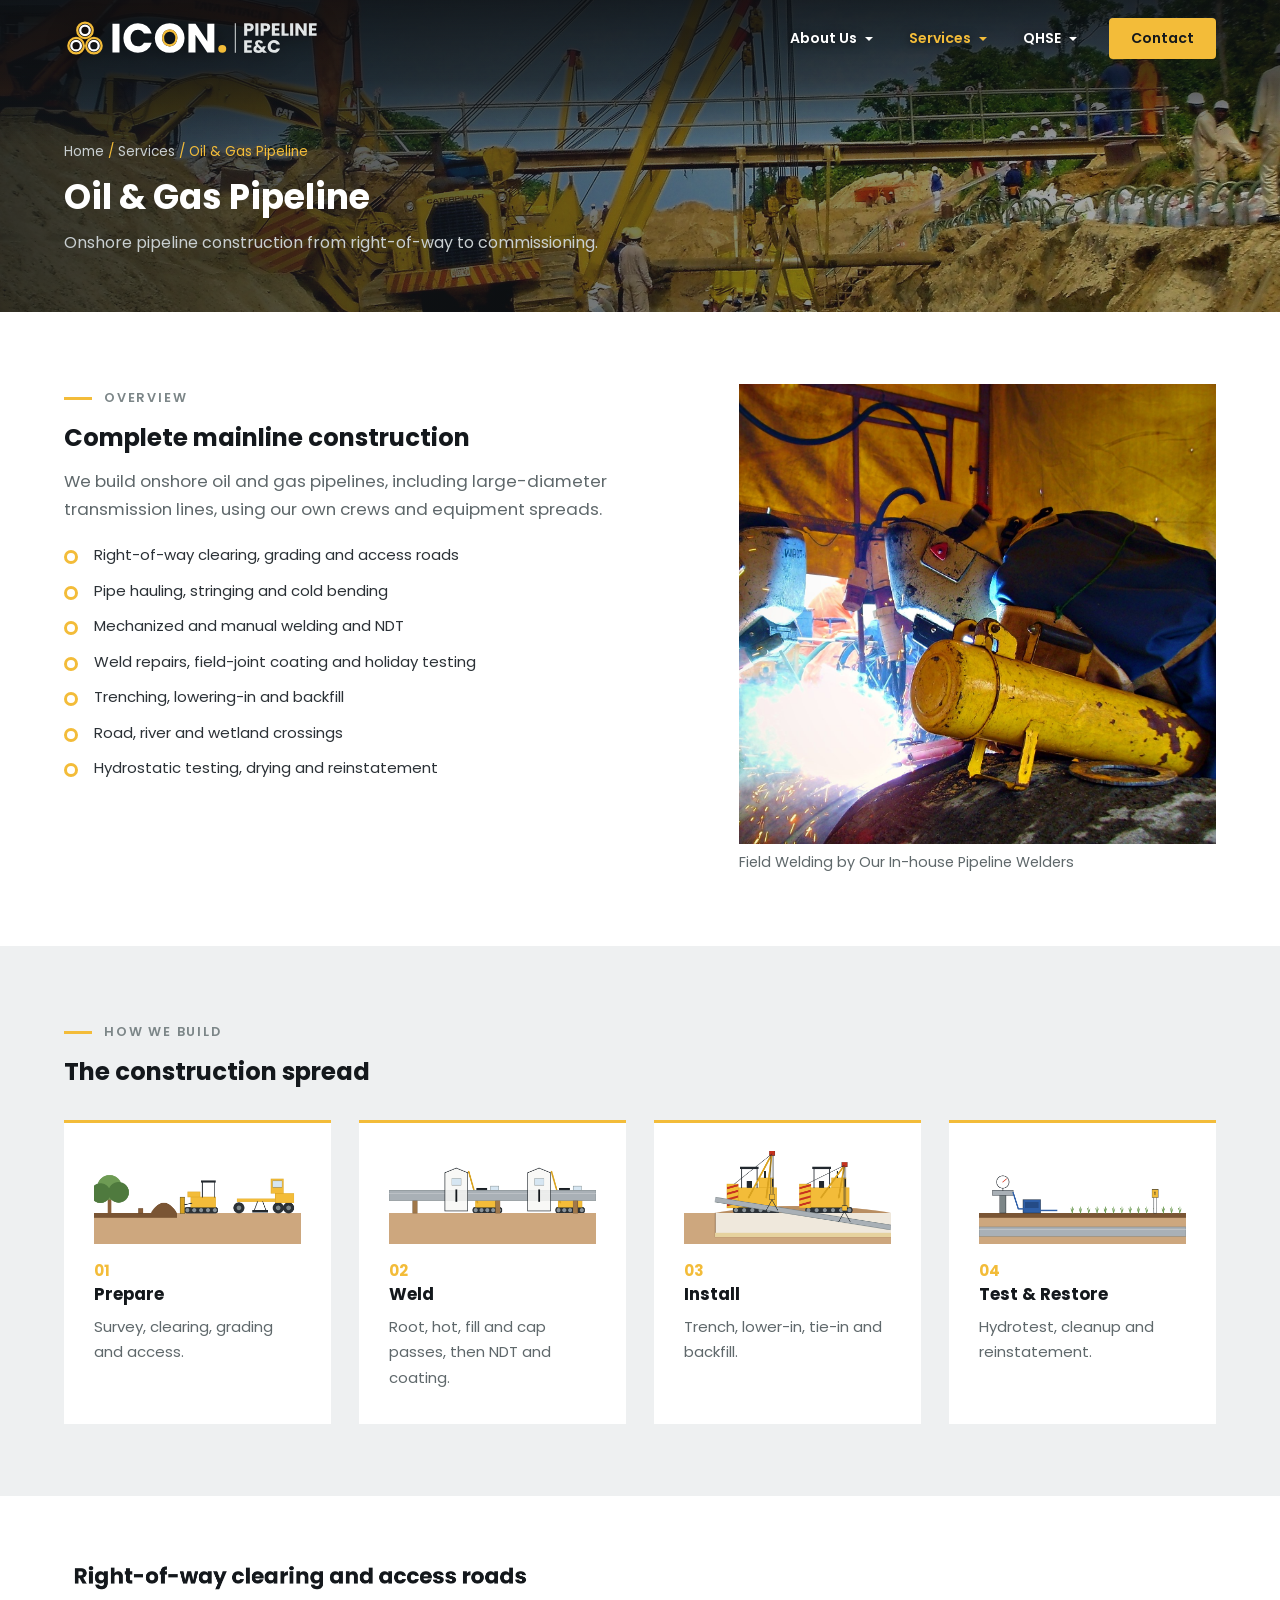
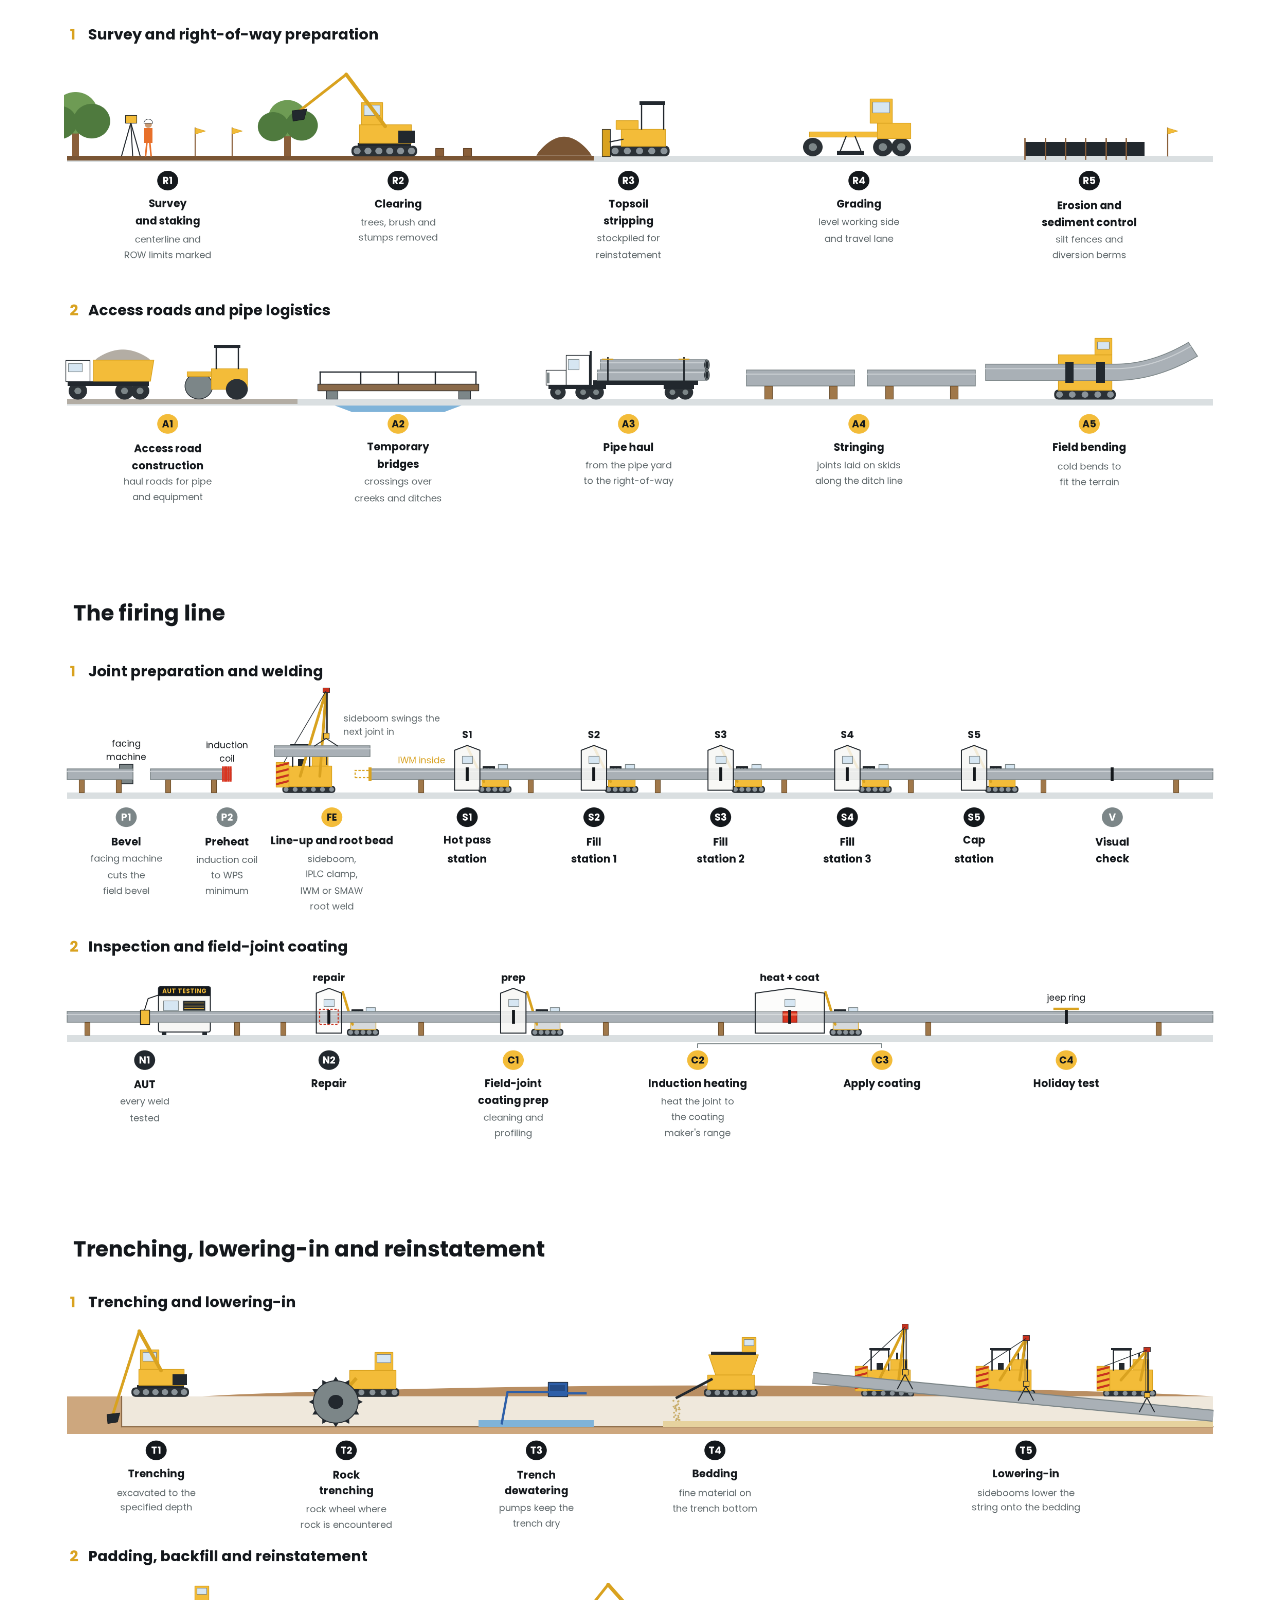
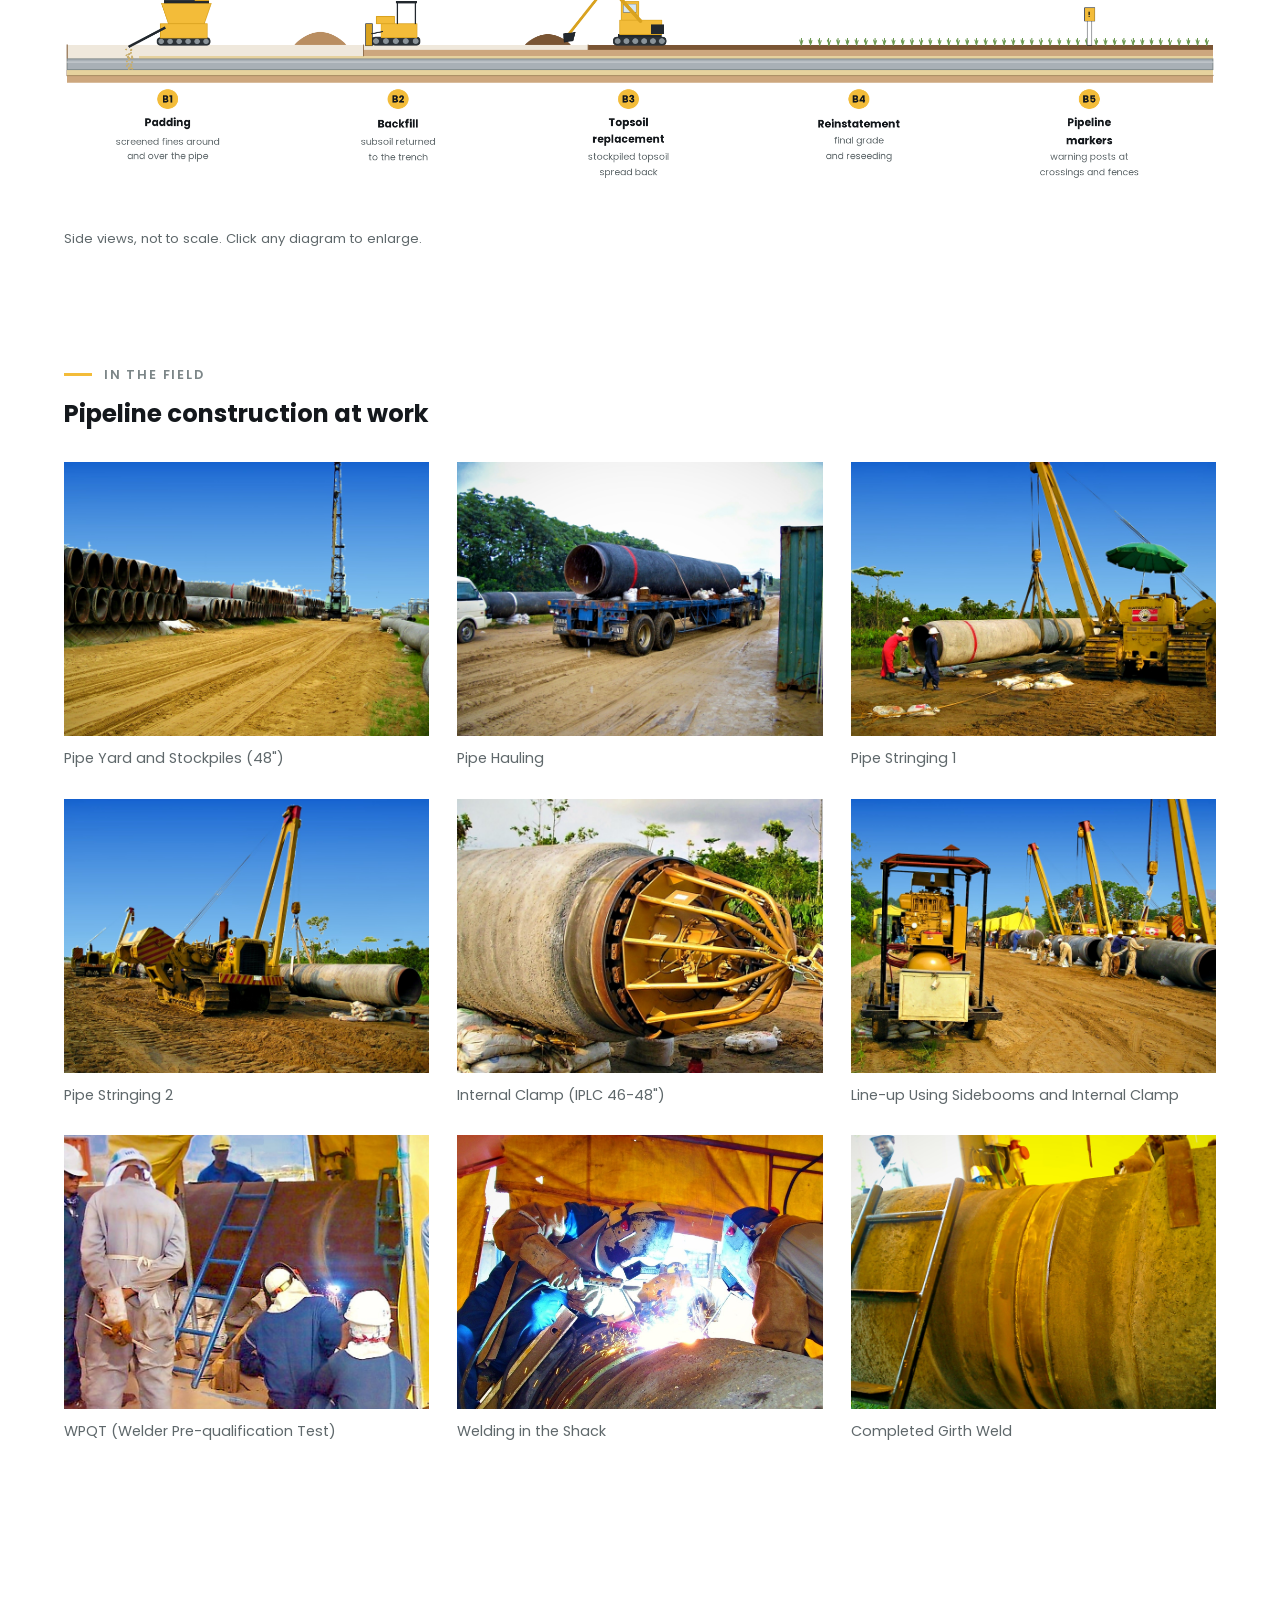
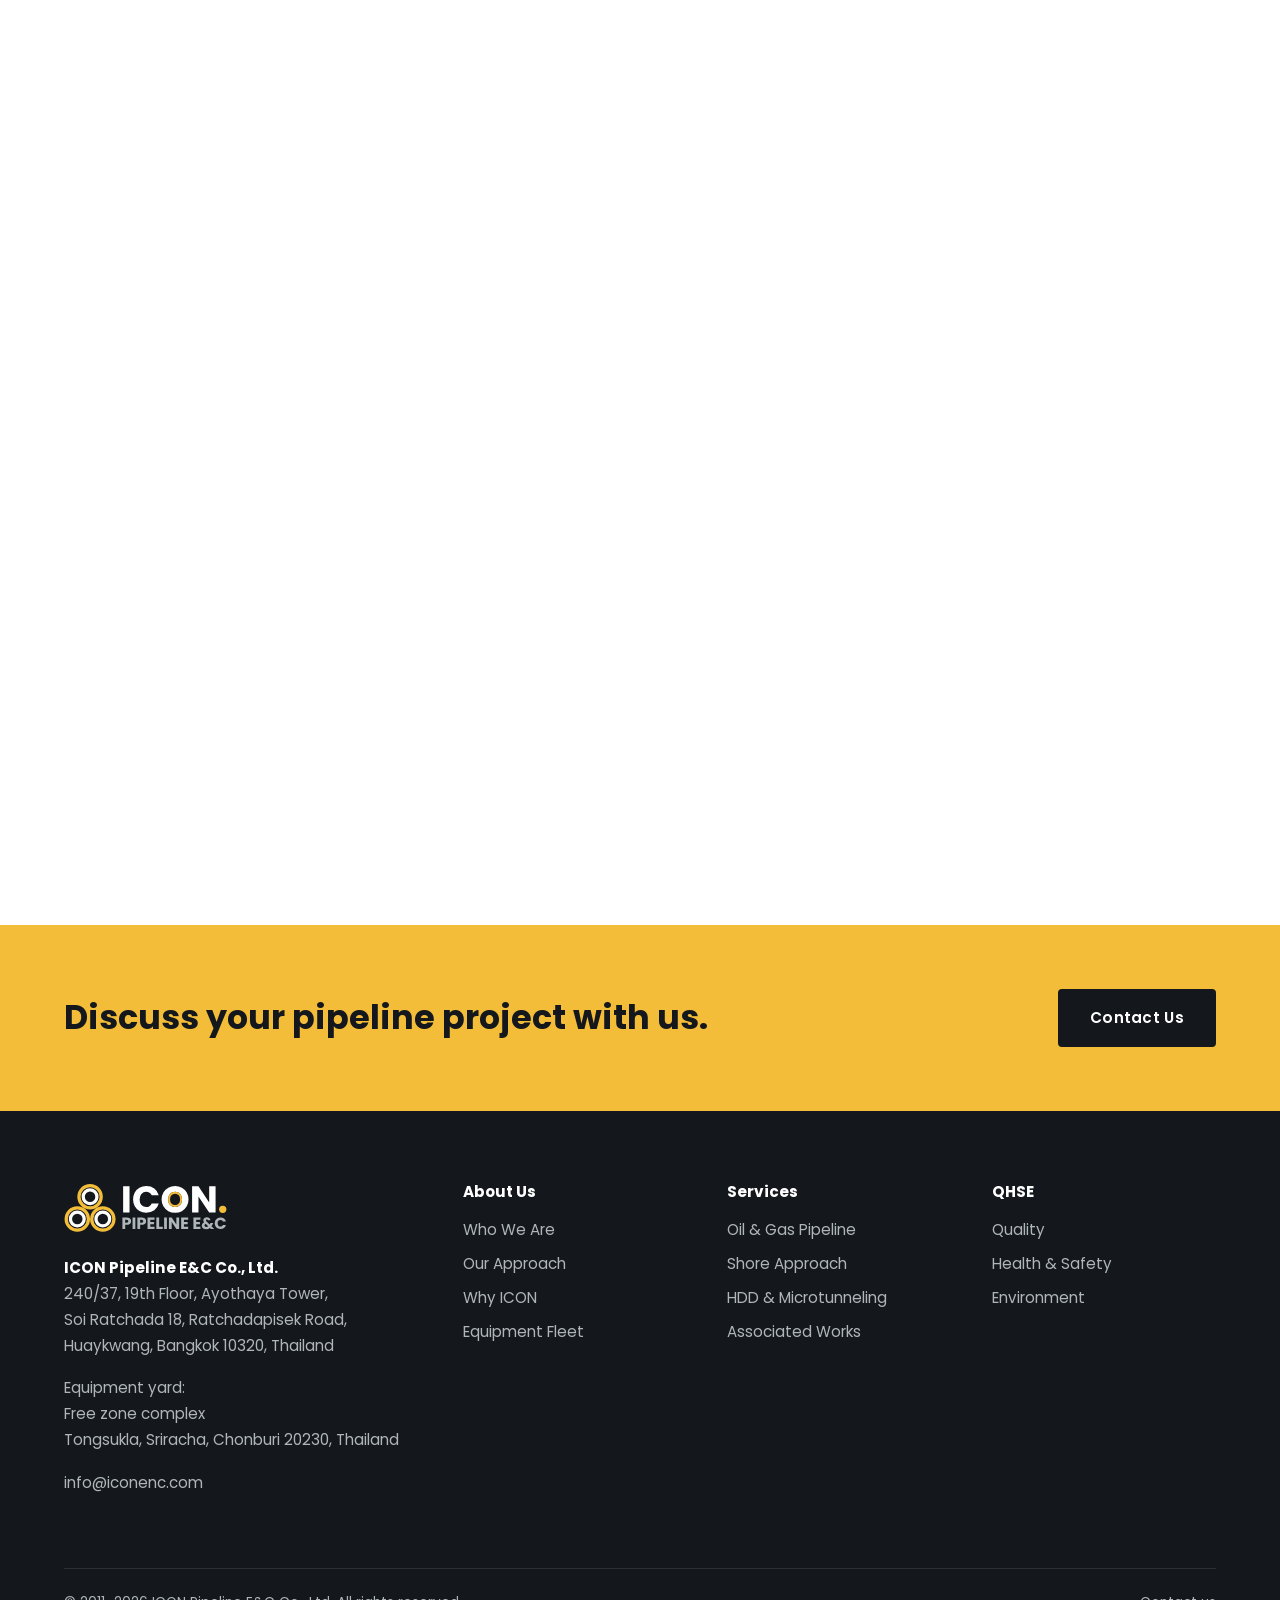
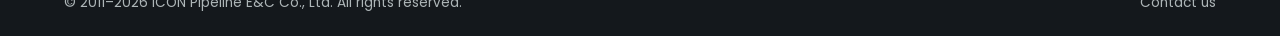
<file: service-pipeline.html>
<!doctype html>
<html lang="en">
<head>
  <meta charset="utf-8">
  <meta name="viewport" content="width=device-width, initial-scale=1">
  <title>Oil &amp; Gas Pipeline | ICON Pipeline E&amp;C</title>
  <meta name="description" content="Onshore oil and gas pipeline construction by ICON Pipeline E&C.">
  <link rel="icon" href="assets/img/favicon.svg" type="image/svg+xml">
  <link rel="preconnect" href="https://fonts.googleapis.com">
  <link rel="preconnect" href="https://fonts.gstatic.com" crossorigin>
  <link href="https://fonts.googleapis.com/css2?family=Poppins:wght@400;500;600;700&display=swap" rel="stylesheet">
  <link rel="stylesheet" href="assets/css/style.css?v=20261024a">
</head>
<body data-page="services">
  <header class="site-header"></header>

  <main>
    <section class="page-hero">
      <div class="bg" style="background-image:url('assets/img/photos/banner-pipeline.jpg')"></div>
      <div class="container">
        <div class="breadcrumb"><a href="index.html">Home</a> / <a href="services.html">Services</a> / Oil &amp; Gas Pipeline</div>
        <h1>Oil &amp; Gas Pipeline</h1>
        <p>Onshore pipeline construction from right-of-way to commissioning.</p>
      </div>
    </section>

    <section class="section">
      <div class="container split split--media-sm split--stretch">
        <div class="reveal">
          <span class="eyebrow">Overview</span>
          <h2>Complete mainline construction</h2>
          <p class="lead">We build onshore oil and gas pipelines, including large-diameter transmission lines, using our own crews and equipment spreads.</p>
          <ul class="check-list">
            <li>Right-of-way clearing, grading and access roads</li>
            <li>Pipe hauling, stringing and cold bending</li>
            <li>Mechanized and manual welding and NDT</li>
            <li>Weld repairs, field-joint coating and holiday testing</li>
            <li>Trenching, lowering-in and backfill</li>
            <li>Road, river and wetland crossings</li>
            <li>Hydrostatic testing, drying and reinstatement</li>
          </ul>
        </div>
        <figure class="reveal match-text match-text--tall gallery" style="margin:0"><img class="photo" src="assets/img/photos/welding-arc-tent.jpg" alt="Welder at work on a pipeline joint inside a welding shelter" loading="lazy"><figcaption class="photo-label">Field Welding by Our In-house Pipeline Welders</figcaption></figure>
      </div>
    </section>

    <section class="section section--grey">
      <div class="container">
        <div class="section-head reveal">
          <span class="eyebrow">How We Build</span>
          <h2>The construction spread</h2>
        </div>
        <div class="grid-4">
          <div class="feature reveal"><img class="spread-img" src="assets/img/spread-prepare.png?v=2" alt="Clearing and grading equipment" loading="lazy"><div class="num" style="color:var(--yellow);font-weight:700">01</div><h3>Prepare</h3><p>Survey, clearing, grading and access.</p></div>
          <div class="feature reveal"><img class="spread-img" src="assets/img/spread-weld.png?v=2" alt="Weld shacks on side-boom tractors over the pipe string" loading="lazy"><div class="num" style="color:var(--yellow);font-weight:700">02</div><h3>Weld</h3><p>Root, hot, fill and cap passes, then NDT and coating.</p></div>
          <div class="feature reveal"><img class="spread-img" src="assets/img/spread-install.png?v=4" alt="Sidebooms lowering the pipe string into the trench" loading="lazy"><div class="num" style="color:var(--yellow);font-weight:700">03</div><h3>Install</h3><p>Trench, lower-in, tie-in and backfill.</p></div>
          <div class="feature reveal"><img class="spread-img" src="assets/img/spread-test.png?v=2" alt="Hydrotest header and pump, with the right-of-way reinstated" loading="lazy"><div class="num" style="color:var(--yellow);font-weight:700">04</div><h3>Test &amp; Restore</h3><p>Hydrotest, cleanup and reinstatement.</p></div>
        </div>
      </div>
    </section>

    <!-- FIRING LINE DIAGRAM (drawn by tools\firing_line.py) -->
    <section class="section section--diagram">
      <div class="container">
        <figure class="firing-line reveal">
          <a href="assets/img/row-access.png?v=7" target="_blank" rel="noopener" title="Open full size">
            <img src="assets/img/row-access.png?v=7" alt="Right-of-way clearing and access roads: survey and staking, clearing, topsoil stripping, grading, erosion control, access roads, temporary bridges, pipe haul, stringing and field bending" loading="lazy">
          </a>
        </figure>
        <figure class="firing-line reveal">
          <a href="assets/img/firing-line.png?v=10" target="_blank" rel="noopener" title="Open full size">
            <img src="assets/img/firing-line.png?v=10" alt="The firing line: joint preparation, root, hot pass, fill and cap stations, visual check, AUT, repair, field-joint coating and holiday test" loading="lazy">
          </a>
        </figure>
        <figure class="firing-line reveal">
          <a href="assets/img/trench-backfill.png?v=7" target="_blank" rel="noopener" title="Open full size">
            <img src="assets/img/trench-backfill.png?v=7" alt="Trenching, lowering-in and reinstatement: trenching, rock trenching, dewatering, bedding, lowering-in, padding, backfill, topsoil replacement, reinstatement and pipeline markers" loading="lazy">
          </a>
        </figure>
        <p class="diagram-note">Side views, not to scale. Click any diagram to enlarge.</p>
      </div>
    </section>
    <section class="section">
      <div class="container">
        <div class="section-head reveal">
          <span class="eyebrow">In the Field</span>
          <h2>Pipeline construction at work</h2>
        </div>
        <div class="grid-3 gallery">
          <figure class="reveal"><img class="photo" src="assets/img/photos/pipe-yard-crane.jpg" alt="Line pipe stockpiled in the pipe yard with a crawler crane for handling" loading="lazy"><figcaption>Pipe Yard and Stockpiles (48&quot;)</figcaption></figure>
          <figure class="reveal"><img class="photo" src="assets/img/photos/pipe-hauling.jpg" alt="Coated line pipe joint on a flatbed trailer hauled along the right-of-way" loading="lazy"><figcaption>Pipe Hauling</figcaption></figure>
          <figure class="reveal"><img class="photo" src="assets/img/photos/sideboom-umbrella-crew.jpg" alt="Sideboom stringing a coated pipe joint along the right-of-way" loading="lazy"><figcaption>Pipe Stringing 1</figcaption></figure>
          <figure class="reveal"><img class="photo" src="assets/img/photos/sideboom-pipe-lift.jpg" alt="Sideboom stringing a concrete-coated joint" loading="lazy"><figcaption>Pipe Stringing 2</figcaption></figure>
          <figure class="reveal"><img class="photo" src="assets/img/photos/internal-clamp-iplc.jpg" alt="Internal line-up clamp inserted in the end of a concrete-coated pipe" loading="lazy"><figcaption>Internal Clamp (IPLC 46-48&quot;)</figcaption></figure>
          <figure class="reveal"><img class="photo" src="assets/img/photos/sidebooms-generator-stringing.jpg" alt="Sidebooms holding joints for line-up with the internal clamp crew" loading="lazy"><figcaption>Line-up Using Sidebooms and Internal Clamp</figcaption></figure>
          <figure class="reveal"><img class="photo" src="assets/img/photos/wpqt-welder-test.jpg" alt="Welder qualification test in progress inside a welding tent, watched by inspectors" loading="lazy"><figcaption>WPQT (Welder Pre-qualification Test)</figcaption></figure>
          <figure class="reveal"><img class="photo" src="assets/img/photos/welding-two-welders.jpg?v=2" alt="Two welders making a girth weld inside the welding shack" loading="lazy"><figcaption>Welding in the Shack</figcaption></figure>
          <figure class="reveal"><img class="photo" src="assets/img/photos/weld-joint-close.jpg" alt="Completed girth weld on large-diameter pipe" loading="lazy"><figcaption>Completed Girth Weld</figcaption></figure>
          <figure class="reveal"><img class="photo" src="assets/img/photos/concrete-coated-string.jpg" alt="Welded concrete-coated pipe string along the right-of-way" loading="lazy"><figcaption>Welded Pipe String</figcaption></figure>
          <figure class="reveal"><img class="photo" src="assets/img/photos/lowering-in-sidebooms.jpg" alt="Line of sidebooms lowering pipe into the trench" loading="lazy"><figcaption>Lowering-in with Sidebooms</figcaption></figure>
          <figure class="reveal"><img class="photo" src="assets/img/photos/sidebooms-lowering.jpg" alt="Three sidebooms lowering a large-diameter pipe string into the trench" loading="lazy"><figcaption>Lowering-in: Three-sideboom Lift</figcaption></figure>
          <figure class="reveal"><img class="photo" src="assets/img/photos/wet-trench-sideboom.jpg" alt="Sidebooms lowering the pipe string together into a wet trench" loading="lazy"><figcaption>Synchronized Lowering-in</figcaption></figure>
          <figure class="reveal"><img class="photo" src="assets/img/photos/wellpoints-trench-crew.jpg" alt="Pipeline crossing: pipe in a dewatered trench beneath a temporary access bridge, with sideboom support" loading="lazy"><figcaption>Crossing</figcaption></figure>
          <figure class="reveal"><img class="photo" src="assets/img/photos/trench-bend.jpg" alt="Coated pipe with a field bend in the trench" loading="lazy"><figcaption>Bends and Tie-ins</figcaption></figure>
          <figure class="reveal"><img class="photo" src="assets/img/photos/tie-in-wet-trench.jpg" alt="Crew completing a tie-in in a wet trench" loading="lazy"><figcaption>Tie-in in Wet Ground</figcaption></figure>
          <figure class="reveal"><img class="photo" src="assets/img/photos/pig-launch-crew.jpg" alt="Crew with a cleaning pig at the pig launcher" loading="lazy"><figcaption>Cleaning and Gauging</figcaption></figure>
          <figure class="reveal"><img class="photo" src="assets/img/photos/pig-receiver-pit.jpg" alt="Pig receiver and test header in a pit" loading="lazy"><figcaption>Pre-commissioning Hydrotest</figcaption></figure>
        </div>
      </div>
    </section>

    <section class="cta-band">
      <div class="container">
        <h2>Discuss your pipeline project with us.</h2>
        <a class="btn" href="contact.html">Contact Us</a>
      </div>
    </section>
  </main>

  <footer class="site-footer"></footer>
  <script src="assets/js/main.js?v=20261024a"></script>
</body>
</html>
</file>
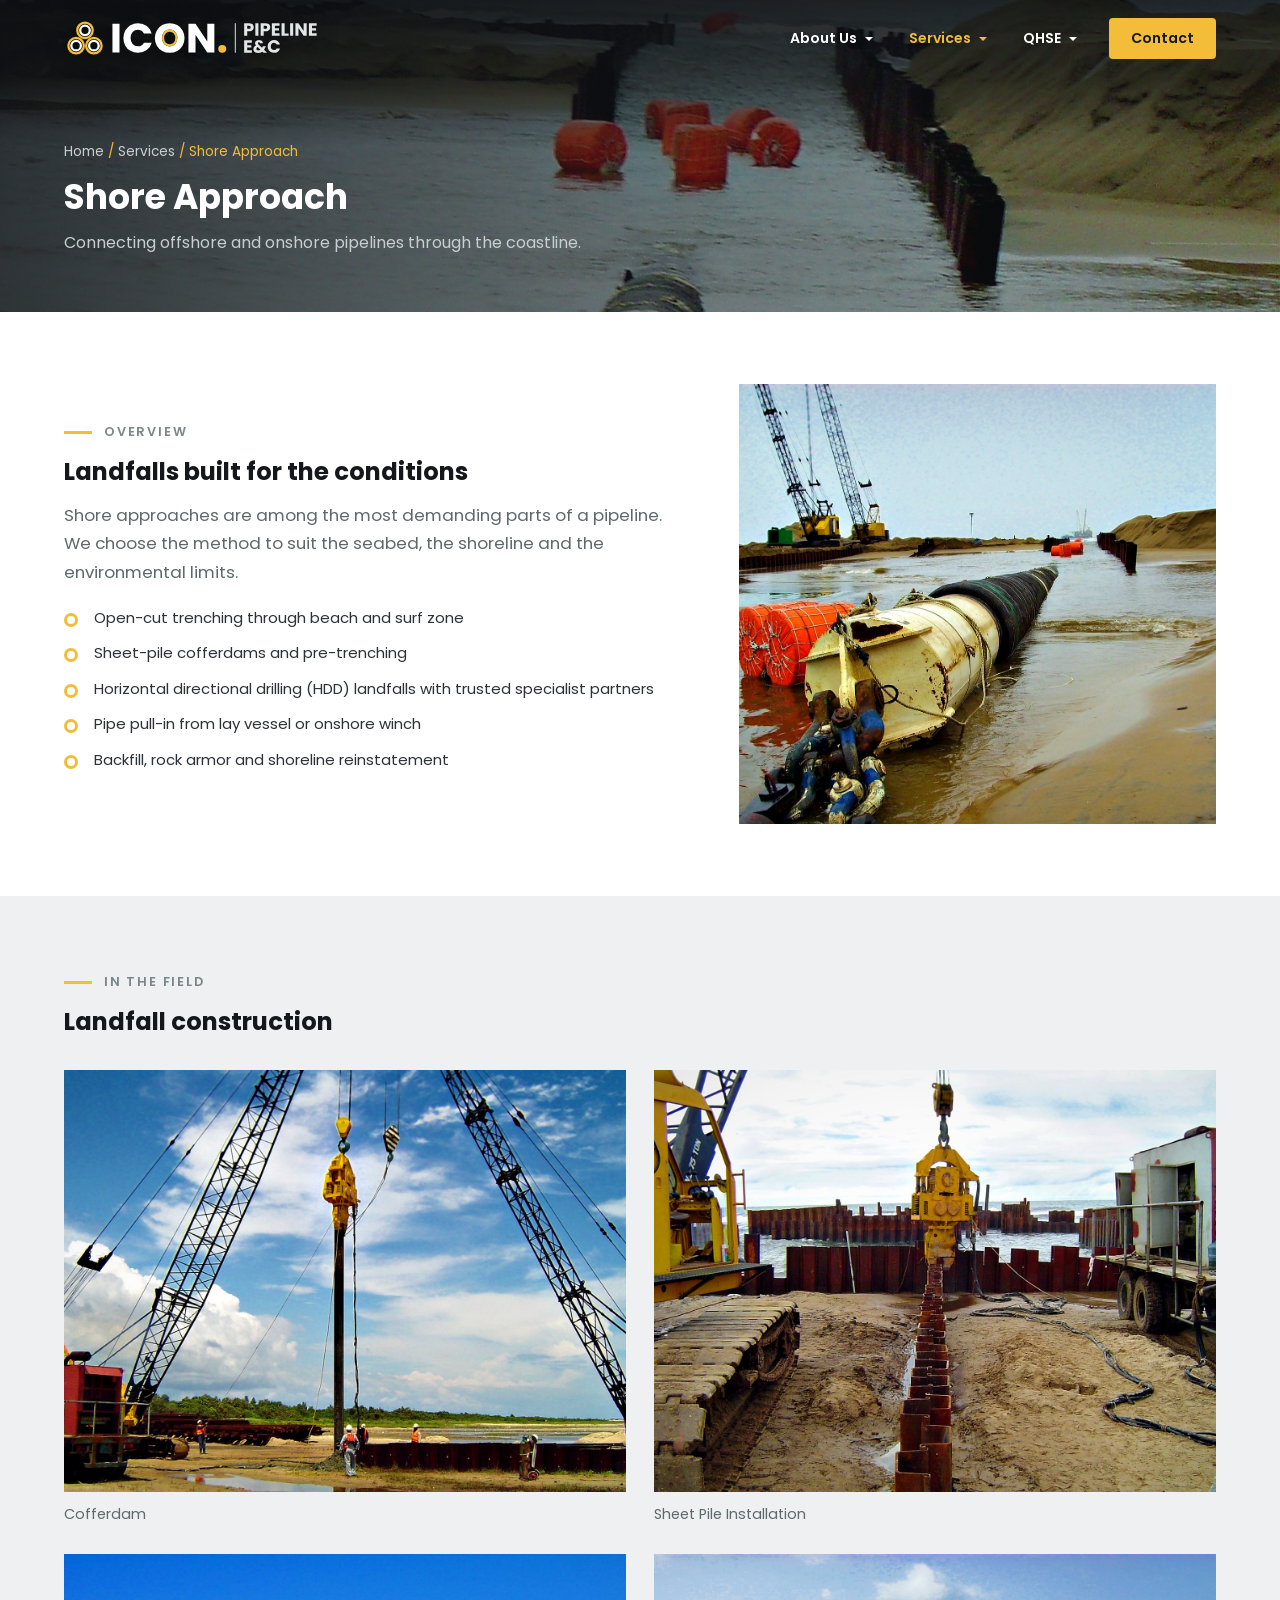
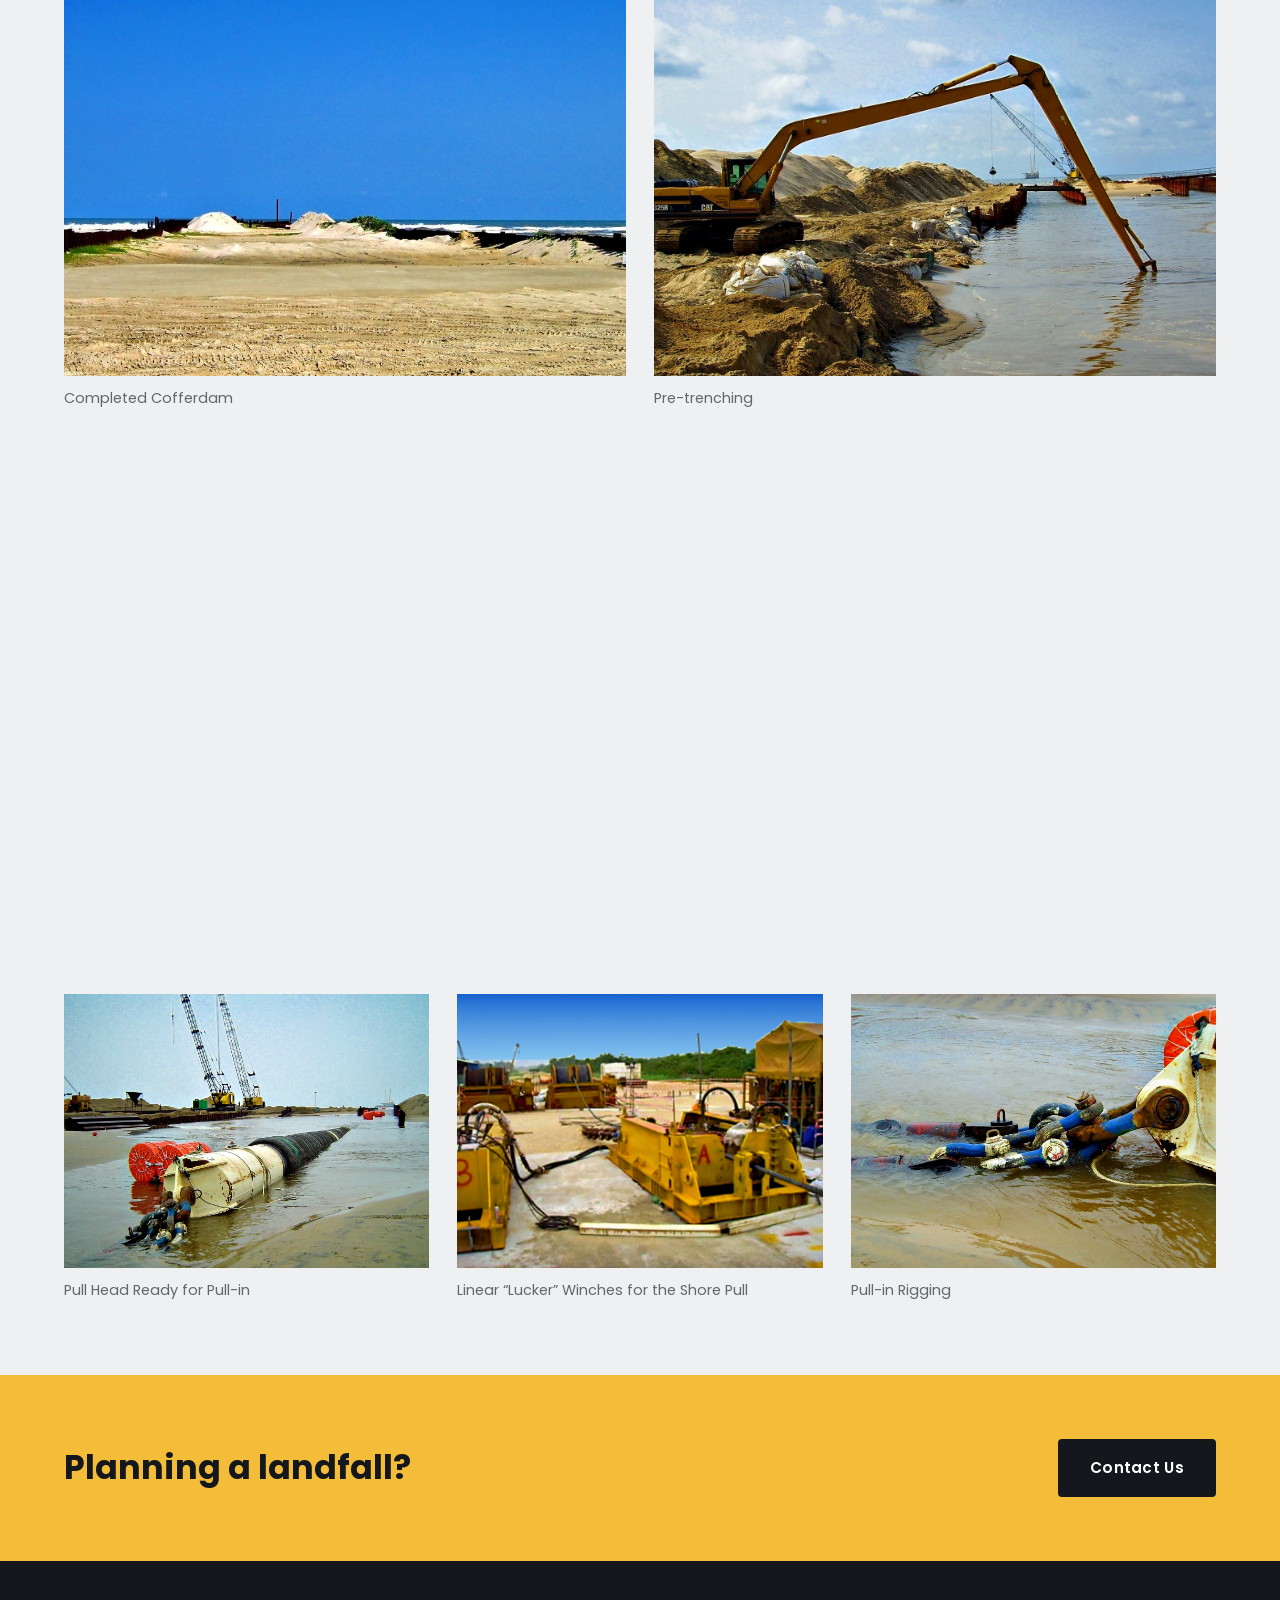
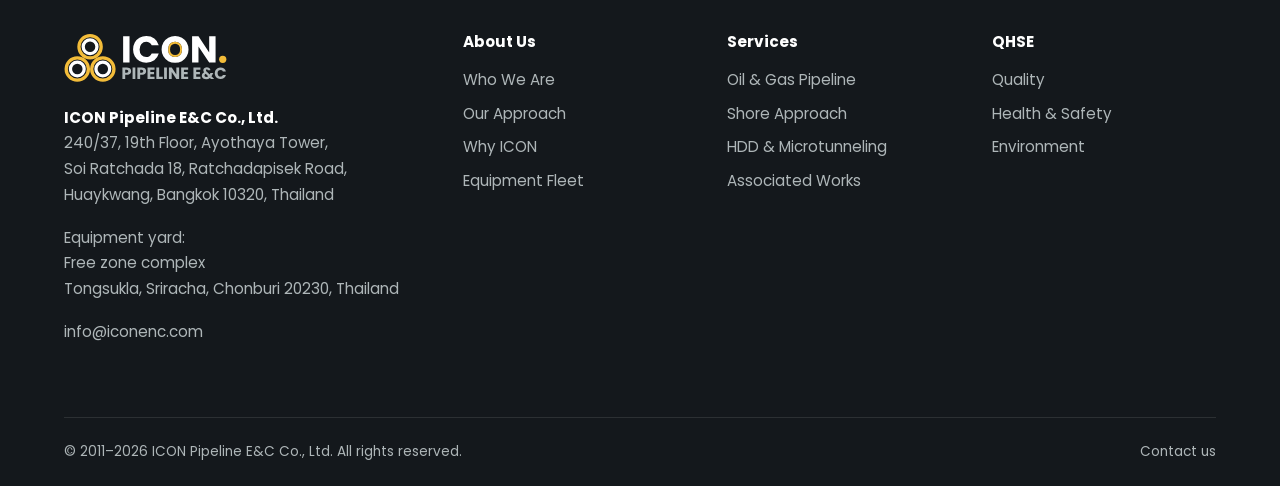
<file: service-shore-approach.html>
<!doctype html>
<html lang="en">
<head>
  <meta charset="utf-8">
  <meta name="viewport" content="width=device-width, initial-scale=1">
  <title>Shore Approach | ICON Pipeline E&amp;C</title>
  <meta name="description" content="Pipeline shore approach and landfall construction by ICON Pipeline E&C.">
  <link rel="icon" href="assets/img/favicon.svg" type="image/svg+xml">
  <link rel="preconnect" href="https://fonts.googleapis.com">
  <link rel="preconnect" href="https://fonts.gstatic.com" crossorigin>
  <link href="https://fonts.googleapis.com/css2?family=Poppins:wght@400;500;600;700&display=swap" rel="stylesheet">
  <link rel="stylesheet" href="assets/css/style.css?v=20261024a">
</head>
<body data-page="services">
  <header class="site-header"></header>

  <main>
    <section class="page-hero">
      <div class="bg" style="background-image:url('assets/img/photos/banner-shore.jpg')"></div>
      <div class="container">
        <div class="breadcrumb"><a href="index.html">Home</a> / <a href="services.html">Services</a> / Shore Approach</div>
        <h1>Shore Approach</h1>
        <p>Connecting offshore and onshore pipelines through the coastline.</p>
      </div>
    </section>

    <section class="section">
      <div class="container split split--media-sm overview-tall">
        <div class="reveal">
          <span class="eyebrow">Overview</span>
          <h2>Landfalls built for the conditions</h2>
          <p class="lead">Shore approaches are among the most demanding parts of a pipeline. We choose the method to suit the seabed, the shoreline and the environmental limits.</p>
          <ul class="check-list">
            <li>Open-cut trenching through beach and surf zone</li>
            <li>Sheet-pile cofferdams and pre-trenching</li>
            <li>Horizontal directional drilling (HDD) landfalls with trusted specialist partners</li>
            <li>Pipe pull-in from lay vessel or onshore winch</li>
            <li>Backfill, rock armor and shoreline reinstatement</li>
          </ul>
        </div>
        <div class="reveal"><img class="photo photo--tall photo--widen" src="assets/img/photos/shore-pullhead-buoys.jpg" alt="Pull head with buoyancy floats in the shore approach cofferdam" loading="lazy"></div>
      </div>
    </section>

    <section class="section section--grey">
      <div class="container">
        <div class="section-head reveal">
          <span class="eyebrow">In the Field</span>
          <h2>Landfall construction</h2>
        </div>
        <div class="grid-2 gallery" style="margin-bottom:28px">
          <figure class="reveal"><img class="photo" src="assets/img/photos/shore-cofferdam-cranes.jpg" alt="Two crawler cranes driving cofferdam sheet piles with a vibro hammer" loading="lazy"><figcaption>Cofferdam</figcaption></figure>
          <figure class="reveal"><img class="photo" src="assets/img/photos/shore-sheetpile-install.jpg" alt="Vibro hammer installing a line of sheet piles toward the sea" loading="lazy"><figcaption>Sheet Pile Installation</figcaption></figure>
          <figure class="reveal"><img class="photo" src="assets/img/photos/shore-cofferdam-completed.jpg" alt="Completed sheet-pile cofferdam walls running across the beach to the surf" loading="lazy"><figcaption>Completed Cofferdam</figcaption></figure>
          <figure class="reveal"><img class="photo" src="assets/img/photos/shore-pretrenching.jpg" alt="Long-reach excavator pre-trenching inside the flooded cofferdam" loading="lazy"><figcaption>Pre-trenching</figcaption></figure>
        </div>
        <figure class="reveal gallery" style="margin:0 0 28px">
          <img class="photo photo--wide" style="aspect-ratio:21/9" src="assets/img/photos/shore-cofferdam-wide.jpg" alt="Sheet-pile cofferdam running from the beach out to sea" loading="lazy">
          <figcaption>Sheet-pile Cofferdam &ndash; Pipeline Corridor Through the Surf Zone</figcaption>
        </figure>
        <div class="grid-3 gallery">
          <figure class="reveal"><img class="photo" src="assets/img/photos/shore-pullhead-cranes.jpg" alt="Pull head in the cofferdam with crawler cranes behind" loading="lazy"><figcaption>Pull Head Ready for Pull-in</figcaption></figure>
          <figure class="reveal"><img class="photo" src="assets/img/photos/shore-linear-winch-a.jpg" alt="Linear (Lucker) pull-in winch A anchored on a concrete pad" loading="lazy"><figcaption>Linear &ldquo;Lucker&rdquo; Winches for the Shore Pull</figcaption></figure>
          <figure class="reveal"><img class="photo" src="assets/img/photos/shore-pullhead-rigging.jpg" alt="Pull-in rigging connected to the pull head" loading="lazy"><figcaption>Pull-in Rigging</figcaption></figure>
        </div>
      </div>
    </section>

    <section class="cta-band">
      <div class="container">
        <h2>Planning a landfall?</h2>
        <a class="btn" href="contact.html">Contact Us</a>
      </div>
    </section>
  </main>

  <footer class="site-footer"></footer>
  <script src="assets/js/main.js?v=20261024a"></script>
</body>
</html>
</file>
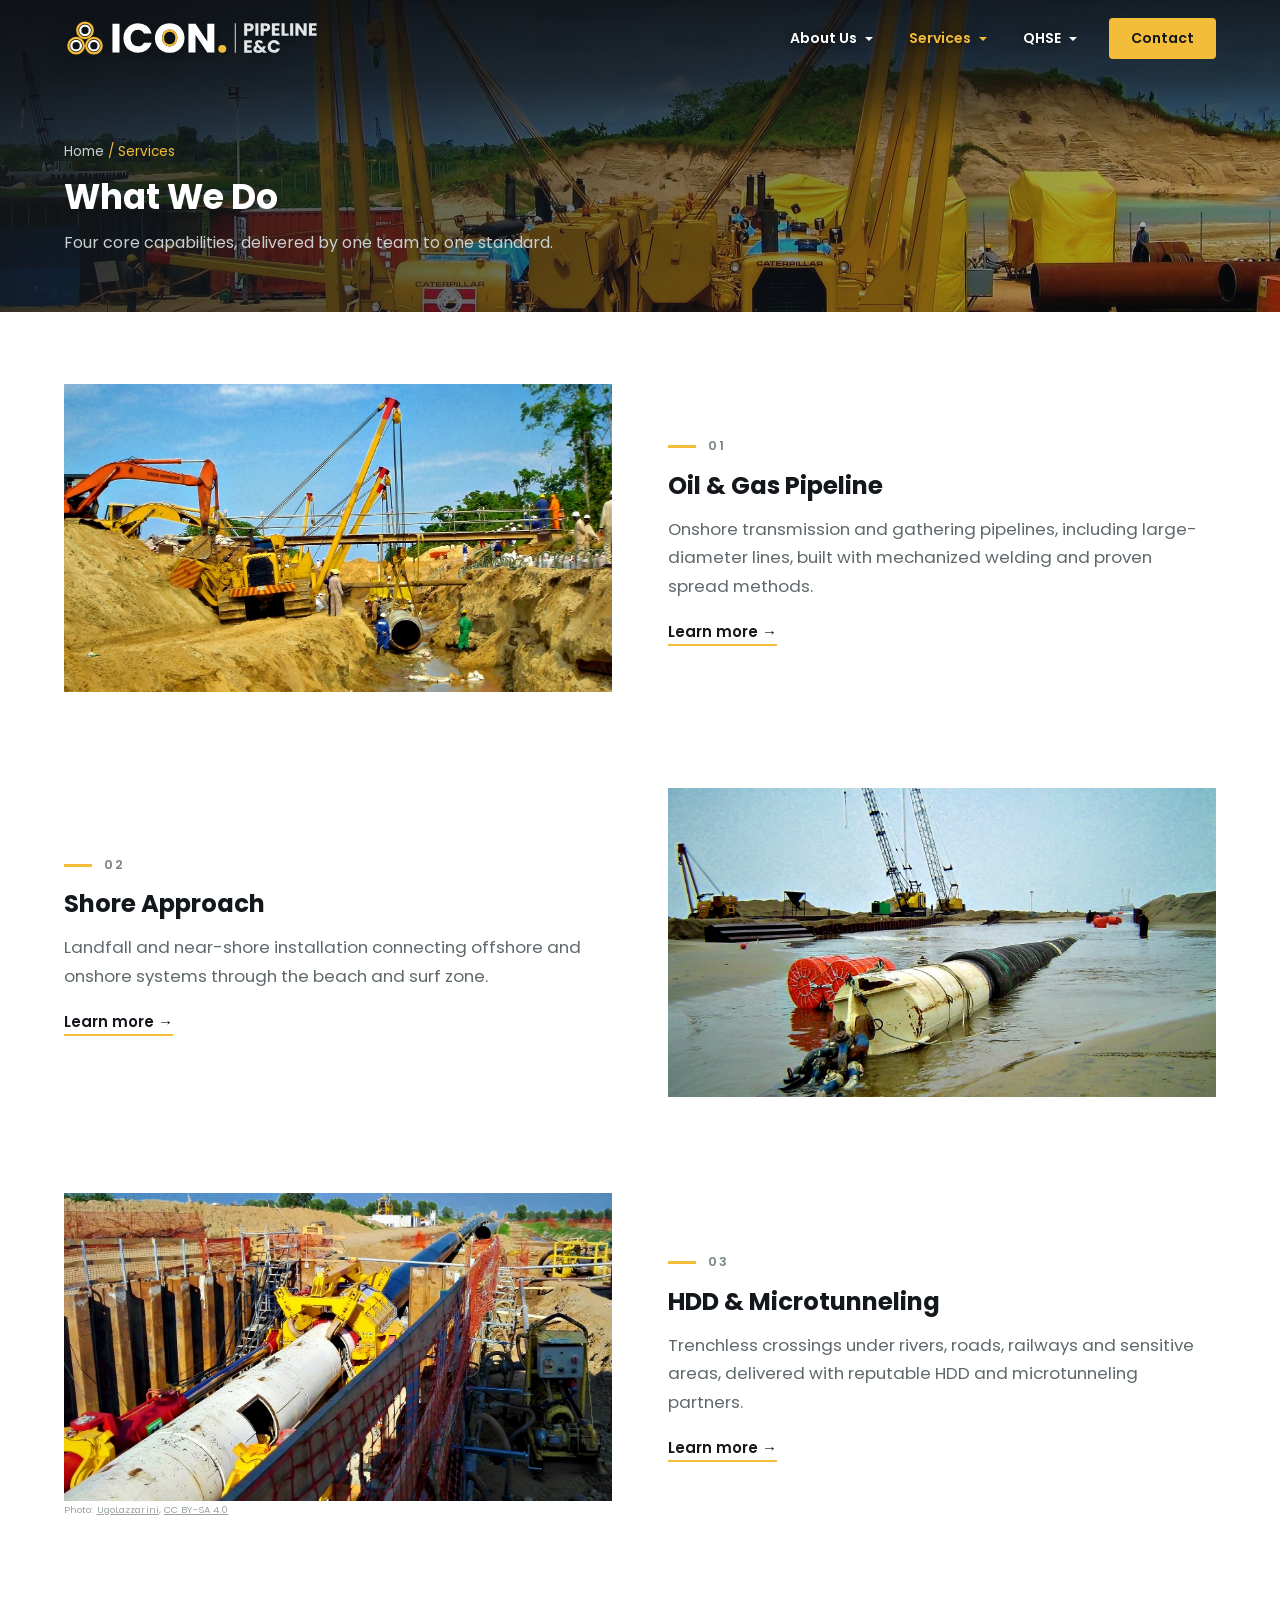
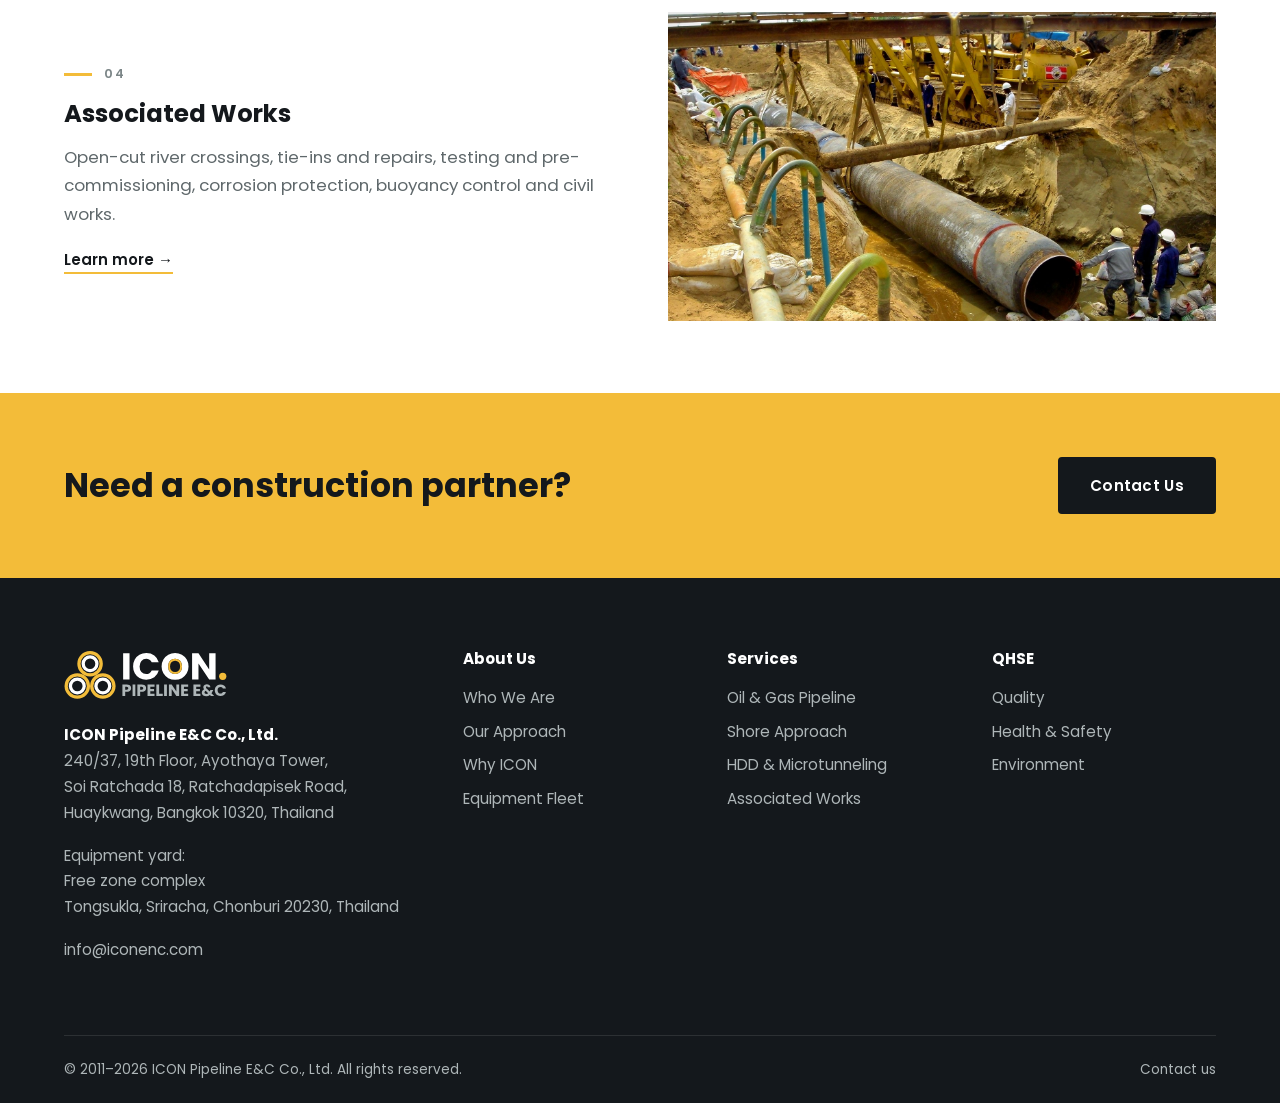
<file: services.html>
<!doctype html>
<html lang="en">
<head>
  <meta charset="utf-8">
  <meta name="viewport" content="width=device-width, initial-scale=1">
  <title>Services | ICON Pipeline E&amp;C</title>
  <meta name="description" content="Oil and gas pipeline, shore approach, HDD and microtunneling crossings and associated works by ICON Pipeline E&C.">
  <link rel="icon" href="assets/img/favicon.svg" type="image/svg+xml">
  <link rel="preconnect" href="https://fonts.googleapis.com">
  <link rel="preconnect" href="https://fonts.gstatic.com" crossorigin>
  <link href="https://fonts.googleapis.com/css2?family=Poppins:wght@400;500;600;700&display=swap" rel="stylesheet">
  <link rel="stylesheet" href="assets/css/style.css?v=20261024a">
</head>
<body data-page="services">
  <header class="site-header"></header>

  <main>
    <section class="page-hero">
      <div class="bg" style="background-image:url('assets/img/photos/banner-services.jpg')"></div>
      <div class="container">
        <div class="breadcrumb"><a href="index.html">Home</a> / Services</div>
        <h1>What We Do</h1>
        <p>Four core capabilities, delivered by one team to one standard.</p>
      </div>
    </section>

    <section class="section">
      <div class="container">
        <div class="split" style="margin-bottom:96px">
          <div class="reveal"><img class="photo photo--wide" src="assets/img/photos/trench-crossing-sideboom.jpg" alt="Sidebooms and excavator at a pipeline crossing" loading="lazy"></div>
          <div class="reveal">
            <span class="eyebrow">01</span>
            <h2>Oil &amp; Gas Pipeline</h2>
            <p class="lead">Onshore transmission and gathering pipelines, including large-diameter lines, built with mechanized welding and proven spread methods.</p>
            <a class="link-arrow" href="service-pipeline.html">Learn more</a>
          </div>
        </div>
        <div class="split split--reverse" style="margin-bottom:96px">
          <div class="reveal"><img class="photo photo--wide" src="assets/img/photos/shore-pullhead-cranes.jpg" alt="Pull head in the shore approach cofferdam with crawler cranes behind" loading="lazy"></div>
          <div class="reveal">
            <span class="eyebrow">02</span>
            <h2>Shore Approach</h2>
            <p class="lead">Landfall and near-shore installation connecting offshore and onshore systems through the beach and surf zone.</p>
            <a class="link-arrow" href="service-shore-approach.html">Learn more</a>
          </div>
        </div>
        <div class="split" style="margin-bottom:96px">
          <div class="reveal"><img class="photo photo--wide" src="assets/img/photos/trenchless-launch.jpg" alt="Trenchless crossing launch pit with thrust unit and steel pipeline" loading="lazy"><span class="credit">Photo: <a href="https://commons.wikimedia.org/wiki/File:Direct_Pipe_con_Pipe_thruster.jpg">UgoLazzarini</a>, <a href="https://creativecommons.org/licenses/by-sa/4.0/">CC BY-SA 4.0</a></span></div>
          <div class="reveal">
            <span class="eyebrow">03</span>
            <h2>HDD &amp; Microtunneling</h2>
            <p class="lead">Trenchless crossings under rivers, roads, railways and sensitive areas, delivered with reputable HDD and microtunneling partners.</p>
            <a class="link-arrow" href="service-hdd-microtunneling.html">Learn more</a>
          </div>
        </div>
        <div class="split split--reverse">
          <div class="reveal"><img class="photo photo--wide" src="assets/img/photos/wellpoints-trench-crew.jpg" alt="Wellpoint dewatering along a pipeline trench with crew at work" loading="lazy"></div>
          <div class="reveal">
            <span class="eyebrow">04</span>
            <h2>Associated Works</h2>
            <p class="lead">Open-cut river crossings, tie-ins and repairs, testing and pre-commissioning, corrosion protection, buoyancy control and civil works.</p>
            <a class="link-arrow" href="service-associated-works.html">Learn more</a>
          </div>
        </div>
      </div>
    </section>

    <section class="cta-band">
      <div class="container">
        <h2>Need a construction partner?</h2>
        <a class="btn" href="contact.html">Contact Us</a>
      </div>
    </section>
  </main>

  <footer class="site-footer"></footer>
  <script src="assets/js/main.js?v=20261024a"></script>
</body>
</html>
</file>
<file: assets/css/style.css>
/* ICON Pipeline E&C — site styles
   Brand colours come from the logo. Change them here and every page follows. */
:root {
  --yellow: #F3BC39;
  --yellow-dark: #D9A21F;
  --ink: #14181C;
  --ink-2: #22282E;
  --grey: #7C8688;
  --grey-light: #EEF0F1;
  --line: #DADFE1;
  --white: #FFFFFF;
  --text: #2B3136;
  --muted: #5F686B;

  --font: "Poppins", "Segoe UI", "Malgun Gothic", Arial, sans-serif;
  --max: 1200px;
  --header-h: 76px;
  --radius: 4px;
}

*, *::before, *::after { box-sizing: border-box; }
html { scroll-behavior: smooth; scroll-padding-top: var(--header-h); }
body {
  margin: 0;
  font-family: var(--font);
  font-size: 15px;
  line-height: 1.7;
  color: var(--text);
  background: var(--white);
  overflow-x: clip;
}
img { max-width: 100%; display: block; }
a { color: inherit; }
h1, h2, h3, h4 { color: var(--ink); line-height: 1.2; margin: 0 0 .6em; font-weight: 700; }
h1 { font-size: clamp(1.7rem, 2.7vw, 2.35rem); }
h2 { font-size: clamp(1.3rem, 1.9vw, 1.65rem); }
h3 { font-size: 1.05rem; }
p { margin: 0 0 1.1em; }

.container { width: 100%; max-width: var(--max); margin: 0 auto; padding: 0 24px; }
.section { padding: 72px 0; }
.section--grey { background: var(--grey-light); }
.section--dark { background: var(--ink); color: #C9CFD1; }
.section--dark h2, .section--dark h3 { color: var(--white); }

/* Small yellow label above headings */
.eyebrow {
  display: inline-block;
  font-size: .8rem; font-weight: 600; letter-spacing: .14em; text-transform: uppercase;
  color: var(--grey);
  margin-bottom: 14px;
}
.eyebrow::before {
  content: ""; display: inline-block; width: 28px; height: 3px;
  background: var(--yellow); vertical-align: middle; margin-right: 12px;
}
.lead { font-size: 1.05rem; color: var(--muted); max-width: 760px; }

/* Buttons */
.btn {
  display: inline-block; padding: 14px 30px;
  font-weight: 600; font-size: .95rem; text-decoration: none; letter-spacing: .02em;
  border-radius: var(--radius); border: 2px solid var(--yellow);
  background: var(--yellow); color: var(--ink);
  transition: background .2s, color .2s, border-color .2s;
}
.btn:hover { background: var(--yellow-dark); border-color: var(--yellow-dark); }
.btn--ghost { background: transparent; color: var(--white); border-color: var(--white); }
.btn--ghost:hover { background: var(--white); color: var(--ink); border-color: var(--white); }
.link-arrow { font-weight: 600; text-decoration: none; color: var(--ink); border-bottom: 2px solid var(--yellow); padding-bottom: 2px; }
.link-arrow::after { content: " \2192"; }

/* ---------- Header ---------- */
.site-header {
  position: fixed; inset: 0 0 auto 0; z-index: 100;
  height: var(--header-h);
  transition: background .25s, box-shadow .25s;
}
.site-header .container { height: 100%; display: flex; align-items: center; justify-content: space-between; }
.site-header .logo img { height: 36px; width: auto; transition: height .25s; }
/* Home page: larger logo over the banner, back to normal once the header turns solid */

.site-header .logo .logo-dark { display: none; }
/* Over the hero the header is transparent with a white logo; after scrolling (or on inner pages) it turns white. */
.site-header.is-solid { background: var(--white); box-shadow: 0 2px 18px rgba(20,24,28,.08); }
/* Over photos: a dark band behind the logo and menu that fades out below the header */
.site-header::before {
  content: ""; position: absolute; inset: 0 0 -70px 0; z-index: -1; pointer-events: none;
  background: linear-gradient(180deg, rgba(12,14,17,.82) 0%, rgba(12,14,17,.55) 55%, rgba(12,14,17,0) 100%);
  transition: opacity .25s;
}
.site-header.is-solid::before { opacity: 0; }
.site-header:not(.is-solid) .logo img { filter: drop-shadow(0 2px 10px rgba(0,0,0,.55)); }
.site-header:not(.is-solid) .nav > ul > li > a { text-shadow: 0 1px 10px rgba(0,0,0,.7); }
.site-header.is-solid .logo .logo-light { display: none; }
.site-header.is-solid .logo .logo-dark { display: block; }

.nav { display: flex; align-items: center; gap: 6px; }
.nav > ul { list-style: none; display: flex; margin: 0; padding: 0; gap: 4px; }
.nav li { position: relative; }
.nav a, .nav button.nav-toggle-sub {
  display: block; padding: 10px 16px;
  font: 600 .88rem var(--font); color: var(--white); text-decoration: none;
  background: none; border: 0; cursor: pointer;
}
.site-header.is-solid .nav a, .site-header.is-solid .nav button.nav-toggle-sub { color: var(--ink); }
.nav > ul > li > a.is-active, .nav > ul > li > a:hover { color: var(--yellow) !important; }
.has-sub > a::after { content: ""; display: inline-block; margin-left: 8px; border: 4px solid transparent; border-top-color: currentColor; transform: translateY(2px); }
.nav .sub {
  list-style: none; margin: 0; padding: 10px 0;
  position: absolute; top: 100%; left: 0; min-width: 240px;
  background: var(--white); border-top: 3px solid var(--yellow);
  box-shadow: 0 12px 30px rgba(20,24,28,.14);
  opacity: 0; visibility: hidden; transform: translateY(8px);
  transition: opacity .2s, transform .2s, visibility .2s;
}
.nav .has-sub:hover > .sub, .nav .has-sub:focus-within > .sub { opacity: 1; visibility: visible; transform: none; }
.nav .sub a { color: var(--ink) !important; font-weight: 500; padding: 9px 22px; }
.nav .sub a:hover { background: var(--grey-light); color: var(--ink) !important; box-shadow: inset 3px 0 0 var(--yellow); }
.nav .nav-cta { margin-left: 10px; padding: 10px 22px; background: var(--yellow); color: var(--ink) !important; border-radius: var(--radius); }
.nav .nav-cta:hover { background: var(--yellow-dark); }

.menu-btn { display: none; width: 44px; height: 44px; background: none; border: 0; cursor: pointer; padding: 10px; }
.menu-btn span { display: block; height: 2px; background: var(--white); margin: 6px 0; transition: transform .2s, opacity .2s; }
.site-header.is-solid .menu-btn span { background: var(--ink); }

/* ---------- Hero ---------- */
.hero {
  position: relative; min-height: 100vh; display: flex; align-items: center;
  color: var(--white);
  background: var(--ink);
  overflow: hidden; isolation: isolate;
}
.hero .container { position: relative; z-index: 1; padding-top: var(--header-h); display: flex; justify-content: flex-end; }
.hero .scroll-hint { z-index: 1; }

/* Hero slideshow: each photo shows ~7 s with a slow zoom/pan, then crossfades to the next.
   5 slides x 7 s = 35 s loop. To add or remove slides, change --n and the animation length to n x 7 s. */
.hero-slides { position: absolute; inset: 0; z-index: -1; overflow: hidden; }
.hero-slides .slide {
  position: absolute; inset: -3%;
  background: center / cover no-repeat;
  opacity: 0; will-change: transform, opacity;
  animation: hero-kb 35s linear infinite;
}
@keyframes hero-kb {
  0%   { opacity: 0; transform: scale(1.02) translate(var(--x0, 0), var(--y0, 0)); }
  4%   { opacity: 1; }
  20%  { opacity: 1; }
  24%  { opacity: 0; transform: scale(1.14) translate(var(--x1, 0), var(--y1, 0)); }
  100% { opacity: 0; transform: scale(1.14) translate(var(--x1, 0), var(--y1, 0)); }
}
@media (prefers-reduced-motion: reduce) {
  .hero-slides .slide { animation: none; }
  .hero-slides .slide:first-child { opacity: 1; }
}
/* Headline: a soft, edgeless shadow behind the text plus text shadows keep it readable over busy photos */
.hero-content { max-width: 540px; position: relative; isolation: isolate; }
.hero-content::before {
  content: ""; position: absolute; inset: -140px -180px; z-index: -1; pointer-events: none;
  background: radial-gradient(ellipse closest-side, rgba(10,12,15,.8) 0%, rgba(10,12,15,.66) 40%, rgba(10,12,15,.32) 70%, rgba(10,12,15,0) 100%);
}
.hero-content h1 { text-shadow: 0 2px 4px rgba(0,0,0,.45), 0 6px 28px rgba(0,0,0,.6); }
.hero-content p, .hero-content .eyebrow { text-shadow: 0 1px 3px rgba(0,0,0,.6), 0 2px 16px rgba(0,0,0,.55); }
.hero-content .btn { box-shadow: 0 6px 20px rgba(0,0,0,.35); }
.hero h1 { color: var(--white); }
.hero h1 em { font-style: normal; color: var(--yellow); }
.hero p { font-size: .98rem; max-width: 500px; color: #E3E7E8; }
.hero .eyebrow { font-size: .72rem; }
.hero .btn { padding: 11px 24px; font-size: .88rem; }
.hero .actions { display: flex; flex-wrap: wrap; gap: 14px; margin-top: 30px; }
.hero .scroll-hint {
  position: absolute; left: 50%; bottom: 28px; transform: translateX(-50%);
  width: 26px; height: 42px; border: 2px solid rgba(255,255,255,.6); border-radius: 14px;
}
.hero .scroll-hint::after {
  content: ""; position: absolute; left: 50%; top: 8px; width: 4px; height: 8px; margin-left: -2px;
  background: var(--yellow); border-radius: 2px; animation: scroll 1.8s infinite;
}
@keyframes scroll { 0% { opacity: 1; transform: translateY(0); } 100% { opacity: 0; transform: translateY(14px); } }

/* Inner-page banner */
.page-hero {
  padding: calc(var(--header-h) + 64px) 0 56px;
  color: var(--white);
  background: var(--ink);
  position: relative; isolation: isolate;
}
/* Banner photo: <div class="bg" style="background-image:url('assets/img/photos/NAME.jpg')"></div> */
.page-hero .bg { position: absolute; inset: 0; z-index: -2; background: center / cover no-repeat; }
.page-hero::before {
  content: ""; position: absolute; inset: 0; z-index: -1;
  background: linear-gradient(100deg, rgba(20,24,28,.86) 0%, rgba(20,24,28,.55) 55%, rgba(20,24,28,.3) 100%);
}
.page-hero h1 { color: var(--white); margin-bottom: .3em; }
.page-hero h1.statement { max-width: 820px; }
.page-hero p { color: #C9CFD1; max-width: 680px; font-size: 1rem; margin: 0; }
.breadcrumb { font-size: .85rem; color: var(--yellow); margin-bottom: 14px; }
.breadcrumb a { color: #C9CFD1; text-decoration: none; }
.breadcrumb a:hover { color: var(--white); }

/* ---------- Layout helpers ---------- */
.split { display: grid; grid-template-columns: 1fr 1fr; gap: 56px; align-items: center; }
.split--media-sm { grid-template-columns: 1.3fr 1fr; }
.split--reverse > :first-child { order: 2; }
.grid-3 { display: grid; grid-template-columns: repeat(3, 1fr); gap: 28px; }
.grid-4 { display: grid; grid-template-columns: repeat(4, 1fr); gap: 28px; }
.section-head { max-width: 760px; margin-bottom: 34px; }
.section-head.center { text-align: center; margin-left: auto; margin-right: auto; }
.section-head.center .eyebrow::after {
  content: ""; display: inline-block; width: 28px; height: 3px;
  background: var(--yellow); vertical-align: middle; margin-left: 12px;
}

/* Photo placeholder — replace each .ph with <img src="..."> when photos arrive */
.ph {
  position: relative; width: 100%; aspect-ratio: 4 / 3;
  background:
    repeating-linear-gradient(135deg, rgba(255,255,255,.03) 0 12px, transparent 12px 24px),
    linear-gradient(135deg, #3A444B, var(--ink));
  display: flex; align-items: flex-end;
  color: rgba(255,255,255,.75); font-size: .8rem; font-weight: 500; letter-spacing: .04em;
  overflow: hidden;
}
.ph::before { content: "PHOTO"; position: absolute; top: 14px; left: 16px; font-size: .7rem; letter-spacing: .2em; color: var(--yellow); }
.ph span { padding: 14px 16px; }
.ph--wide { aspect-ratio: 16 / 9; }
.ph--tall { aspect-ratio: 3 / 4; }
.photo { width: 100%; aspect-ratio: 4 / 3; object-fit: cover; background: var(--ink-2); }
.photo--wide { aspect-ratio: 16 / 9; }
.photo--tall { aspect-ratio: 3 / 4; }
.gallery figure { margin: 0; }
.gallery figcaption { font-size: .9rem; color: var(--muted); padding-top: 10px; }
.card .photo { display: block; }

/* Service cards */
.card { background: var(--white); text-decoration: none; display: flex; flex-direction: column; border-bottom: 3px solid transparent; transition: transform .25s, box-shadow .25s, border-color .25s; }
.card:hover { transform: translateY(-6px); box-shadow: 0 18px 40px rgba(20,24,28,.12); border-bottom-color: var(--yellow); }
.card .body { padding: 28px 28px 32px; flex: 1; display: flex; flex-direction: column; }
.card .body p { color: var(--muted); flex: 1; }
.card .link-arrow { align-self: flex-start; }
.card .num { font-size: .8rem; font-weight: 700; color: var(--yellow); letter-spacing: .12em; margin-bottom: 8px; }

/* Stats band */
.stats { display: grid; grid-template-columns: repeat(4, 1fr); gap: 0; }
.stat { padding: 10px 28px; border-left: 1px solid rgba(255,255,255,.12); }
.stat:first-child { border-left: 0; }
.stat .value { font-size: clamp(2rem, 4vw, 3rem); font-weight: 700; color: var(--yellow); line-height: 1.1; }
.stat .label { font-size: .9rem; color: #AEB6B8; margin-top: 6px; }

/* Value / feature list */
.feature { padding: 34px 30px; background: var(--white); border-top: 3px solid var(--yellow); }
.feature .icon { width: 44px; height: 44px; margin-bottom: 18px; color: var(--ink); }
.feature p { color: var(--muted); margin: 0; }

.check-list { list-style: none; padding: 0; margin: 0 0 1.2em; }
.check-list li { position: relative; padding-left: 30px; margin-bottom: 10px; }
.check-list li::before {
  content: ""; position: absolute; left: 0; top: .55em; width: 14px; height: 14px;
  border: 3px solid var(--yellow); border-radius: 50%;
}

/* Vision & mission blocks */
.vm { padding: 44px 40px; background: var(--ink); color: #C9CFD1; position: relative; }
.vm h3 { color: var(--white); font-size: 1.6rem; }
.vm .tag { color: var(--yellow); font-weight: 700; font-size: .8rem; letter-spacing: .16em; text-transform: uppercase; display: block; margin-bottom: 10px; }
.vm p { margin: 0; font-size: 1.1rem; }

/* Policy blocks (QHSE) */
.policy { display: grid; grid-template-columns: 280px 1fr; gap: 56px; padding: 64px 0; border-top: 1px solid var(--line); }
.policy:first-child { border-top: 0; padding-top: 0; }
.policy h2 { font-size: 1.8rem; }

/* CTA band */
.cta-band { background: var(--yellow); padding: 64px 0; }
.cta-band .container { display: flex; align-items: center; justify-content: space-between; gap: 30px; flex-wrap: wrap; }
.cta-band h2 { margin: 0; font-size: clamp(1.5rem, 2.6vw, 2.1rem); }
.cta-band .btn { background: var(--ink); color: var(--white); border-color: var(--ink); }
.cta-band .btn:hover { background: var(--ink-2); }

/* Contact */
.contact-grid { display: grid; grid-template-columns: 1fr 1.3fr; gap: 64px; }
.contact-item { margin-bottom: 28px; }
.contact-item h3 { font-size: .8rem; letter-spacing: .14em; text-transform: uppercase; color: var(--grey); margin-bottom: 6px; }
.contact-item p { margin: 0; font-size: 1.05rem; color: var(--ink); }
form .row { display: grid; grid-template-columns: 1fr 1fr; gap: 18px; }
form label { display: block; font-size: .85rem; font-weight: 600; color: var(--ink); margin-bottom: 6px; }
form input, form textarea {
  width: 100%; padding: 13px 14px; margin-bottom: 18px;
  font: inherit; color: var(--text);
  border: 1px solid var(--line); border-radius: var(--radius); background: var(--white);
}
form input:focus, form textarea:focus { outline: none; border-color: var(--yellow); box-shadow: 0 0 0 3px rgba(243,188,57,.25); }
form textarea { min-height: 160px; resize: vertical; }
form button { cursor: pointer; font-family: var(--font); }

/* ---------- Footer ---------- */
.site-footer { background: var(--ink); color: #AEB6B8; padding: 72px 0 0; font-size: .95rem; }
.site-footer .cols { display: grid; grid-template-columns: 1.6fr 1fr 1fr 1fr; gap: 40px; padding-bottom: 56px; }
.site-footer .logo img { height: 52px; width: auto; margin-bottom: 20px; }
.site-footer h4 { color: var(--white); font-size: .95rem; margin-bottom: 16px; }
.site-footer ul { list-style: none; margin: 0; padding: 0; }
.site-footer li { margin-bottom: 8px; }
.site-footer a { text-decoration: none; }
.site-footer a:hover { color: var(--yellow); }
.site-footer .bottom { border-top: 1px solid rgba(255,255,255,.1); padding: 22px 0; font-size: .85rem; display: flex; justify-content: space-between; flex-wrap: wrap; gap: 10px; }

/* Fade-in on scroll */
.reveal { opacity: 0; transform: translateY(24px); transition: opacity .7s, transform .7s; }
.reveal.is-visible { opacity: 1; transform: none; }
@media (prefers-reduced-motion: reduce) {
  .reveal { opacity: 1; transform: none; transition: none; }
  html { scroll-behavior: auto; }
}

/* ---------- Responsive ---------- */
@media (max-width: 1024px) {
  .grid-4 { grid-template-columns: repeat(2, 1fr); }
  .stats { grid-template-columns: repeat(2, 1fr); row-gap: 30px; }
  .stat:nth-child(3) { border-left: 0; }
  .site-footer .cols { grid-template-columns: 1fr 1fr; }
}
@media (max-width: 840px) {
  :root { --header-h: 70px; }
  .site-header .logo img { height: 30px; }
  .hero-slides::after { content: ""; position: absolute; inset: 0; background: rgba(20,24,28,.2); }
  .hero .container { justify-content: flex-start; }
  .hero-content::before { inset: -80px -60px; }
  body.menu-open .site-header::before { opacity: 0; }
  .menu-btn { display: block; }
  .nav {
    position: fixed; top: var(--header-h); left: 0; right: 0; bottom: 0;
    flex-direction: column; align-items: stretch;
    background: var(--white); padding: 12px 24px 40px; overflow-y: auto;
    transform: translateX(100%); visibility: hidden; transition: transform .3s, visibility .3s;
  }
  .nav.is-open { transform: none; visibility: visible; }
  .nav > ul { flex-direction: column; gap: 0; }
  .nav a { color: var(--ink) !important; padding: 14px 4px; border-bottom: 1px solid var(--line); }
  .nav .sub { position: static; opacity: 1; visibility: visible; transform: none; box-shadow: none; border: 0; padding: 0 0 6px 14px; display: none; min-width: 0; }
  .nav .has-sub.is-open > .sub { display: block; }
  .nav .sub a { border-bottom: 0; padding: 10px 4px; }
  .nav .nav-cta { margin: 20px 0 0; text-align: center; }
  body.menu-open .site-header { background: var(--white); }
  body.menu-open .site-header .logo .logo-light { display: none; }
  body.menu-open .site-header .logo .logo-dark { display: block; }
  body.menu-open .menu-btn span { background: var(--ink); }
  body.menu-open .menu-btn span:nth-child(1) { transform: translateY(8px) rotate(45deg); }
  body.menu-open .menu-btn span:nth-child(2) { opacity: 0; }
  body.menu-open .menu-btn span:nth-child(3) { transform: translateY(-8px) rotate(-45deg); }

  .section { padding: 72px 0; }
  .split, .contact-grid { grid-template-columns: 1fr; gap: 36px; }
  .split--reverse > :first-child { order: 0; }
  .grid-3 { grid-template-columns: 1fr; }
  .policy { grid-template-columns: 1fr; gap: 12px; padding: 48px 0; }
}
@media (max-width: 600px) {
  .container { padding: 0 16px; }
  .grid-4, .stats, .site-footer .cols, form .row { grid-template-columns: 1fr; }
  .stat { border-left: 0; padding: 0; }
  .vm { padding: 32px 26px; }
}

/* Photo credits (required for Creative Commons photos) */
.credit { display: block; font-size: .6rem; color: #9AA2A5; margin-top: 3px; line-height: 1.3; letter-spacing: .01em; }
.credit a { color: inherit; }
.page-hero .credit { position: absolute; right: 12px; bottom: 6px; color: rgba(255,255,255,.55); margin: 0; }

/* Crossing diagram */
.diagram { background: var(--white); border: 1px solid var(--line); border-radius: 4px; padding: 24px; }
.diagram svg { width: 100%; height: auto; display: block; }
.diagram figcaption { font-size: .9rem; color: var(--muted); margin-top: 12px; }

/* Method comparison table */
.compare { width: 100%; border-collapse: collapse; font-size: .95rem; background: var(--white); }
.compare th, .compare td { text-align: left; padding: 14px 16px; border-bottom: 1px solid var(--line); vertical-align: top; }
.compare thead th { background: var(--ink); color: var(--white); font-weight: 600; }
.compare thead th:first-child { border-left: 4px solid var(--yellow); }
.compare tbody th { color: var(--ink); width: 22%; }
.table-wrap { overflow-x: auto; }

/* Associated works category blocks */
.works { display: grid; grid-template-columns: repeat(2, 1fr); gap: 28px; }
.work { background: var(--white); border-top: 3px solid var(--yellow); padding: 30px 30px 26px; }
.work .num { font-size: .8rem; font-weight: 700; color: var(--yellow); letter-spacing: .12em; }
.work h3 { margin: 6px 0 12px; }
.work .check-list { margin: 0; font-size: .95rem; }
.work .check-list b { color: var(--ink); }
@media (max-width: 840px) { .works { grid-template-columns: 1fr; } }

/* Line break used only on wider screens */
@media (max-width: 600px) { .br-desktop { display: none; } }


/* Photos inside an Associated Works block */
.work-photos { display: grid; grid-template-columns: 1fr 1fr; gap: 14px; margin-top: 22px; }
.work-photos figure { margin: 0; }
.work-photos figcaption { font-size: .85rem; color: var(--muted); padding-top: 8px; }

.work-wide { margin: 18px 0 0; }
.work-wide img { width: 100%; display: block; }
.work-wide figcaption { font-size: .85rem; color: var(--muted); padding-top: 8px; }


/* Feature cards inside a dark section */
.section--dark .feature { background: var(--ink-2); }
.section--dark .feature h3 { color: var(--white); }
.section--dark .feature p { color: #AEB6B8; }


/* Photo column that matches the height of the text beside it */
.split--stretch { align-items: stretch; }
.match-text { position: relative; min-height: 280px; }
.match-text .photo { position: absolute; inset: 0; width: 100%; height: 100%; aspect-ratio: auto; }
@media (max-width: 840px) { .match-text { position: static; } .match-text .photo { position: static; aspect-ratio: 4 / 3; } }


/* Firing line diagram */
.section--diagram { padding-top: 56px; padding-bottom: 24px; }
.container--wide { max-width: 1440px; }
.firing-line { margin: 0; }
.firing-line a { display: block; overflow-x: auto; }
.firing-line img { width: 100%; min-width: 860px; height: auto; display: block; }
.firing-line figcaption { font-size: .82rem; color: var(--muted); padding-top: 8px; }

.firing-line + .firing-line { margin-top: 44px; }
.diagram-note { font-size: .82rem; color: var(--muted); margin-top: 10px; }


/* One small credits line at the bottom of pages that use licensed photos */
.photo-credits { padding: 18px 0; background: var(--grey-light); }
.photo-credits p { margin: 0; font-size: .72rem; color: var(--muted); line-height: 1.5; }
.photo-credits a { color: inherit; }


.courtesy { display: block; font-size: .6rem; color: #9AA2A5; margin-top: 3px; line-height: 1.3; letter-spacing: .01em; }


/* Associated Works: short block runs full width as a band, list in columns */
.work--band { grid-column: 1 / -1; }
.works .work.work--band { display: grid; grid-template-columns: 1fr 1fr; column-gap: 56px; align-items: center; }
.work--band .check-list { columns: 1; }
.work--band .check-list li { break-inside: avoid; }
@media (max-width: 840px) { .works .work.work--band { grid-template-columns: 1fr; row-gap: 18px; } }


/* Associated Works: photos sit at the bottom of each block; a --fill photo stretches so both line up */
.works .work { display: flex; flex-direction: column; }
.works .work .work-wide { margin-top: auto; padding-top: 18px; }
.works .work .work-wide--fill { flex: 1; display: flex; flex-direction: column; }
.works .work .work-wide--fill img { flex: 1; min-height: 0; height: 100%; object-fit: cover; }


/* QHSE: Job Hazard Analysis cards */
.jha-grid { display: grid; grid-template-columns: repeat(3, 1fr); gap: 24px; }
.jha { background: var(--white); border: 1px solid var(--line); border-top: 3px solid var(--yellow); display: flex; flex-direction: column; }
.jha-head { background: var(--ink); padding: 16px 22px; display: flex; align-items: center; gap: 12px; }
.jha-head .num { color: var(--yellow); font-weight: 700; font-size: .8rem; letter-spacing: .1em; }
.jha-head h3 { color: var(--white); margin: 0; font-size: 1rem; }
.jha-body { padding: 18px 22px 20px; }
.jha-body h4 { font-size: .72rem; letter-spacing: .14em; text-transform: uppercase; color: var(--grey); margin: 0 0 6px; }
.jha-body p { color: var(--muted); font-size: .92rem; margin: 0 0 16px; }
.jha-body .check-list { margin: 0; font-size: .92rem; }
.jha-body .check-list li { margin-bottom: 6px; }
@media (max-width: 1024px) { .jha-grid { grid-template-columns: repeat(2, 1fr); } }
@media (max-width: 840px) { .jha-grid { grid-template-columns: 1fr; } }


/* Home: In the field photo titles */
.gallery .field-caption { font-size: .9rem; font-weight: 600; margin: 8px 0 0; color: var(--ink-2); }


.grid-2 { display: grid; grid-template-columns: repeat(2, 1fr); gap: 28px; }
@media (max-width: 600px) { .grid-2 { grid-template-columns: 1fr; } }


/* Caption on a photo that stretches to match the text height */
.match-text { padding-bottom: 30px; }
.match-text .photo { bottom: auto; height: calc(100% - 30px); }
.match-text .photo-label { position: absolute; left: 0; bottom: 0; font-size: .9rem; color: var(--muted); }
@media (max-width: 840px) { .match-text { padding-bottom: 0; } .match-text .photo-label { position: static; padding-top: 8px; } }


/* Construction spread card illustrations */
.feature .spread-img { width: 100%; height: auto; display: block; margin: -6px 0 14px; }


/* One caption under each half of a paired photo */
.split-caption { display: grid; grid-template-columns: 1fr 1fr; column-gap: 1%; }


/* Small photo pair inside the full-width Testing band */
.band-photos { display: grid; grid-template-columns: 1fr 1fr; gap: 14px; margin-top: 0; }
.band-photos figure { margin: 0; }
.band-photos figcaption { font-size: .85rem; color: var(--muted); padding-top: 6px; }
@media (max-width: 600px) { .band-photos { grid-template-columns: 1fr 1fr; } }


.contact-item p a { color: inherit; text-decoration: none; }
.map-link { display: inline-block; margin-top: 6px; font-size: .85rem; font-weight: 600; color: var(--ink); text-decoration: none; border-bottom: 2px solid var(--yellow); }


.addr-label { display: block; font-weight: 600; color: var(--ink); }


/* Tall overview photos: whole photo kept, shown a little smaller */
.overview-tall .photo--tall { max-width: 330px; margin-left: auto; }
.overview-tall figcaption { max-width: 330px; margin-left: auto; }
@media (max-width: 840px) { .overview-tall .photo--tall, .overview-tall figcaption { max-width: none; } }


/* Associated Works overview photo: wider, same height (440px) */
.overview-tall .photo--widen { max-width: 520px; height: 440px; aspect-ratio: auto; object-fit: cover; object-position: center 55%; }
.overview-tall .photo--widen + figcaption { max-width: 520px; }
@media (max-width: 840px) { .overview-tall .photo--widen { height: auto; aspect-ratio: 4 / 3; max-width: none; } }


/* QHSE commitment photo: same width, taller */
.photo--taller { aspect-ratio: 6 / 5; object-position: 0% 55%; }


/* HDD page: method photos as tall as the text beside them */
.photo--tall-fit { aspect-ratio: 548 / 458; }

.photo--tall-fit2 { aspect-ratio: 548 / 530; }


.photo--ov-fit { aspect-ratio: 548 / 628; }

.overview-tall .photo--aw-short { height: 380px; }
.overview-tall:has(.photo--aw-short) { align-items: start; }
.overview-tall:has(.photo--aw-short) > .reveal:first-child { padding-top: 34px; }


.match-text--tall { min-height: 490px; }
@media (max-width: 840px) { .match-text--tall { min-height: 0; } }


/* QHSE Life-Saving Rules: two rows of five */
.grid-5 { display: grid; grid-template-columns: repeat(5, 1fr); gap: 20px; }
.grid-5 .feature { padding: 26px 22px; }
@media (max-width: 1024px) { .grid-5 { grid-template-columns: repeat(3, 1fr); } }
@media (max-width: 840px) { .grid-5 { grid-template-columns: repeat(2, 1fr); } }
@media (max-width: 600px) { .grid-5 { grid-template-columns: 1fr; } }


/* Equipment Fleet page */
.fleet-grid { display: grid; grid-template-columns: repeat(4, 1fr); gap: 24px; }
.fleet-card { background: var(--white); display: flex; flex-direction: column; border-bottom: 3px solid transparent; transition: border-color .25s, box-shadow .25s; }
.fleet-card:hover { border-bottom-color: var(--yellow); box-shadow: 0 14px 32px rgba(20,24,28,.10); }
.fleet-card img, .fleet-card .fleet-ph { display: block; width: 100%; aspect-ratio: 4 / 3; object-fit: cover; }
.fleet-card .fleet-ph { display: flex; align-items: center; justify-content: center; color: #9AA2A5; font-size: .8rem; letter-spacing: .06em; text-transform: uppercase;
  background: repeating-linear-gradient(135deg, var(--grey-light) 0 12px, #E4E7E8 12px 24px); }
.fleet-card .body { padding: 16px 18px 20px; }
.fleet-card h3 { font-size: 1rem; margin: 0 0 4px; }
.fleet-card .models { font-size: .85rem; font-weight: 600; color: var(--ink-2); margin-bottom: 6px; }
.fleet-card p { font-size: .88rem; color: var(--muted); margin: 0; }
@media (max-width: 1100px) { .fleet-grid { grid-template-columns: repeat(3, 1fr); } }
@media (max-width: 840px) { .fleet-grid { grid-template-columns: repeat(2, 1fr); gap: 16px; } }
@media (max-width: 520px) { .fleet-grid { grid-template-columns: 1fr; } }
</file>
